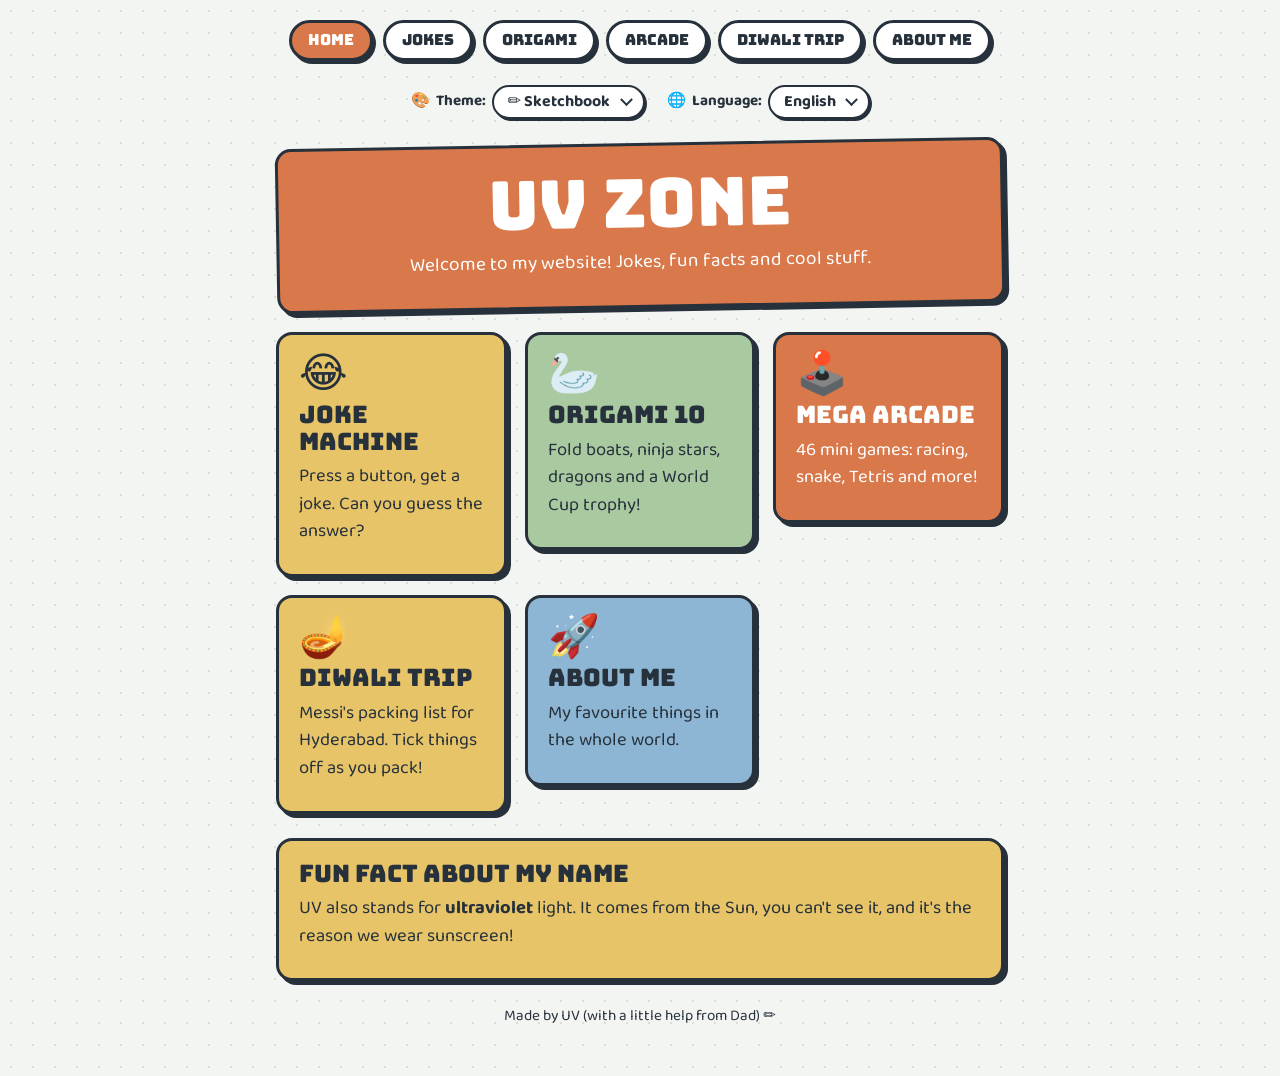
<file: index.html>
<!DOCTYPE html>
<html lang="en">
<head>
  <meta charset="utf-8">
  <meta name="viewport" content="width=device-width, initial-scale=1, viewport-fit=cover">
  <link rel="icon" href="favicon.ico" sizes="32x32">
  <link rel="icon" href="favicon.svg" type="image/svg+xml">
  <link rel="apple-touch-icon" href="apple-touch-icon.png">
  <title>UV Zone</title>
  <link rel="stylesheet" href="https://fonts.googleapis.com/css2?family=Bungee&family=Baloo+2:wght@400;700&family=Baloo+Tammudu+2:wght@400;700&family=Baloo+Tamma+2:wght@400;700&display=swap">
  <link rel="stylesheet" href="style.css">
  <script src="theme.js"></script>
  <script src="lang.js"></script>
</head>
<body>
  <div class="wrap">

    <nav>
      <a data-t="home" href="index.html" class="here">Home</a>
      <a data-t="jokes" href="jokes.html">Jokes</a>
      <a data-t="origami" href="origami.html">Origami</a>
      <a data-t="arcade" href="arcade.html">Arcade</a>
      <!-- hidden for now: <a data-t="yash" href="yash.html">Prabhas</a> -->
      <a data-t="diwali" href="diwali.html">Diwali Trip</a>
      <a data-t="about" href="about.html">About Me</a>
    </nav>

    <!-- UV: change the words below to say anything you like! -->
    <section class="card orange hero">
      <h1>UV Zone</h1>
      <p class="tag" data-t="hero_tag">Welcome to my website! Jokes, fun facts and cool stuff.</p>
    </section>

    <section class="grid">
      <a href="jokes.html">
        <div class="card sun">
          <div class="big-emoji">😂</div>
          <h2 data-t="jm_title">Joke Machine</h2>
          <p data-t="jm_text">Press a button, get a joke. Can you guess the answer?</p>
        </div>
      </a>
      <a href="origami.html">
        <div class="card green">
          <div class="big-emoji">🦢</div>
          <h2>Origami 10</h2>
          <p data-t="or_text">Fold boats, ninja stars, dragons and a World Cup trophy!</p>
        </div>
      </a>
      <a href="arcade.html">
        <div class="card orange">
          <div class="big-emoji">🕹️</div>
          <h2 data-t="arcade_title">Mega Arcade</h2>
          <p data-t="ar_text">46 mini games: racing, snake, Tetris and more!</p>
        </div>
      </a>
      <!-- Prabhas card, hidden for now:
      <a href="yash.html">
        <div class="card green">
          <div class="big-emoji">📝</div>
          <h2>Prabhas</h2>
          <p>Placement aptitude mock tests: 30 topics, timed, with an error log to learn from.</p>
        </div>
      </a>
      -->
      <a href="diwali.html">
        <div class="card sun">
          <div class="big-emoji">🪔</div>
          <h2 data-t="diwali">Diwali Trip</h2>
          <p data-t="dw_text">Messi's packing list for Hyderabad. Tick things off as you pack!</p>
        </div>
      </a>
      <a href="about.html">
        <div class="card blue">
          <div class="big-emoji">🚀</div>
          <h2 data-t="about">About Me</h2>
          <p data-t="ab_text">My favourite things in the whole world.</p>
        </div>
      </a>
    </section>

    <section class="card sun">
      <h2 data-t="ff_title">Fun fact about my name</h2>
      <p data-t="ff_text">UV also stands for <b>ultraviolet</b> light. It comes from the Sun, you can't see it, and it's the reason we wear sunscreen!</p>
    </section>

    <footer data-t="home_footer">Made by UV (with a little help from Dad) ✏️</footer>
  </div>
</body>
</html>
</file>
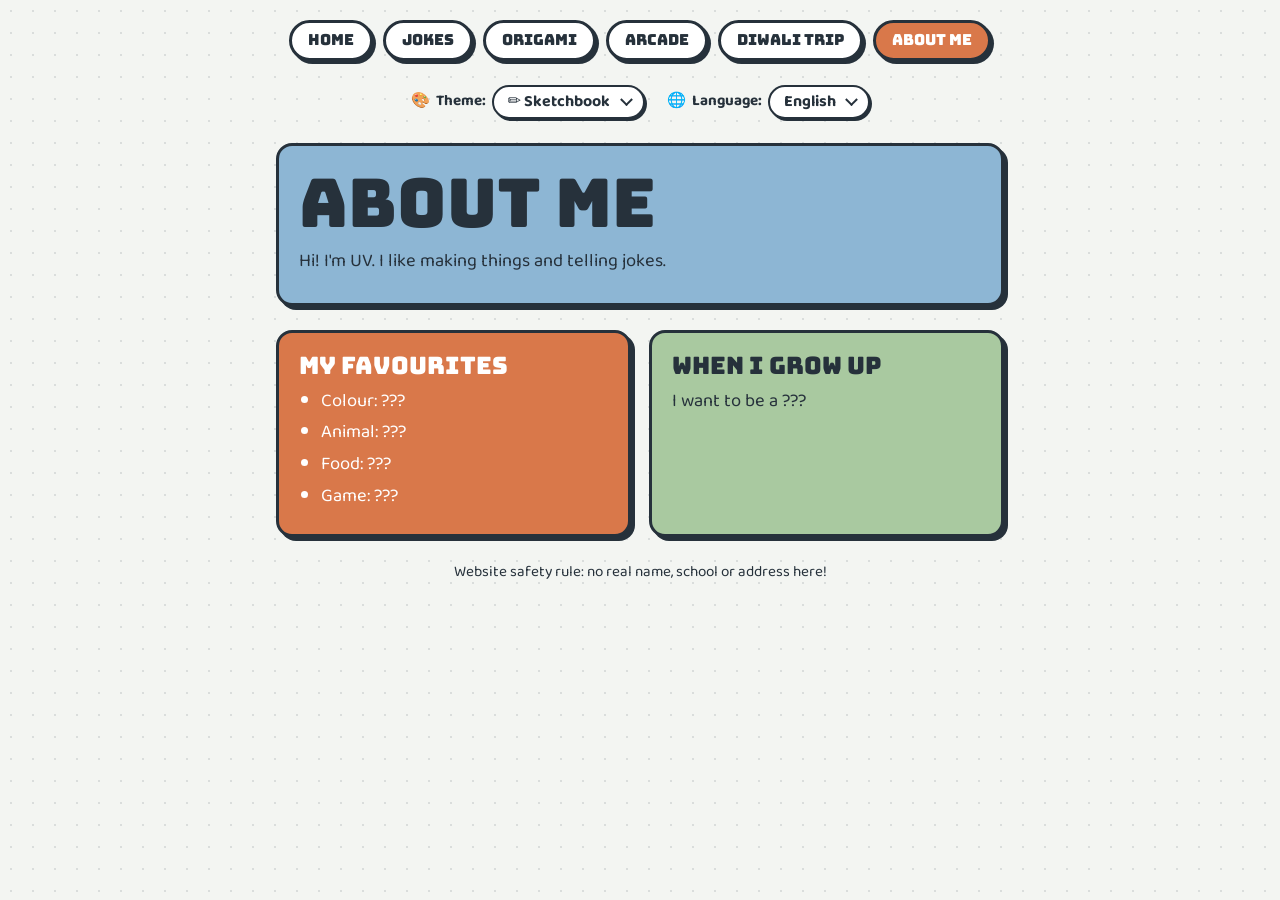
<file: about.html>
<!DOCTYPE html>
<html lang="en">
<head>
  <meta charset="utf-8">
  <meta name="viewport" content="width=device-width, initial-scale=1, viewport-fit=cover">
  <link rel="icon" href="favicon.ico" sizes="32x32">
  <link rel="icon" href="favicon.svg" type="image/svg+xml">
  <link rel="apple-touch-icon" href="apple-touch-icon.png">
  <title>UV Zone · About Me</title>
  <link rel="stylesheet" href="https://fonts.googleapis.com/css2?family=Bungee&family=Baloo+2:wght@400;700&family=Baloo+Tammudu+2:wght@400;700&family=Baloo+Tamma+2:wght@400;700&display=swap">
  <link rel="stylesheet" href="style.css">
  <script src="theme.js"></script>
  <script src="lang.js"></script>
</head>
<body>
  <div class="wrap">

    <nav>
      <a data-t="home" href="index.html">Home</a>
      <a data-t="jokes" href="jokes.html">Jokes</a>
      <a data-t="origami" href="origami.html">Origami</a>
      <a data-t="arcade" href="arcade.html">Arcade</a>
      <!-- hidden for now: <a data-t="yash" href="yash.html">Prabhas</a> -->
      <a data-t="diwali" href="diwali.html">Diwali Trip</a>
      <a data-t="about" href="about.html" class="here">About Me</a>
    </nav>

    <section class="card blue">
      <h1 data-t="about">About Me</h1>
      <p data-t="about_intro">Hi! I'm UV. I like making things and telling jokes.</p>
    </section>

    <!-- UV: fill in your favourites! Change the words after each colon. -->
    <section class="grid">
      <div class="card orange">
        <h2 data-t="faves">My favourites</h2>
        <ul class="faves">
          <li><span data-t="colour">Colour</span>: ???</li>
          <li><span data-t="animal">Animal</span>: ???</li>
          <li><span data-t="food">Food</span>: ???</li>
          <li><span data-t="game">Game</span>: ???</li>
        </ul>
      </div>
      <div class="card green">
        <h2 data-t="grow">When I grow up</h2>
        <p><span data-t="wantbe">I want to be a</span> ???</p>
      </div>
    </section>

    <footer data-t="a_footer">Website safety rule: no real name, school or address here!</footer>
  </div>
</body>
</html>
</file>
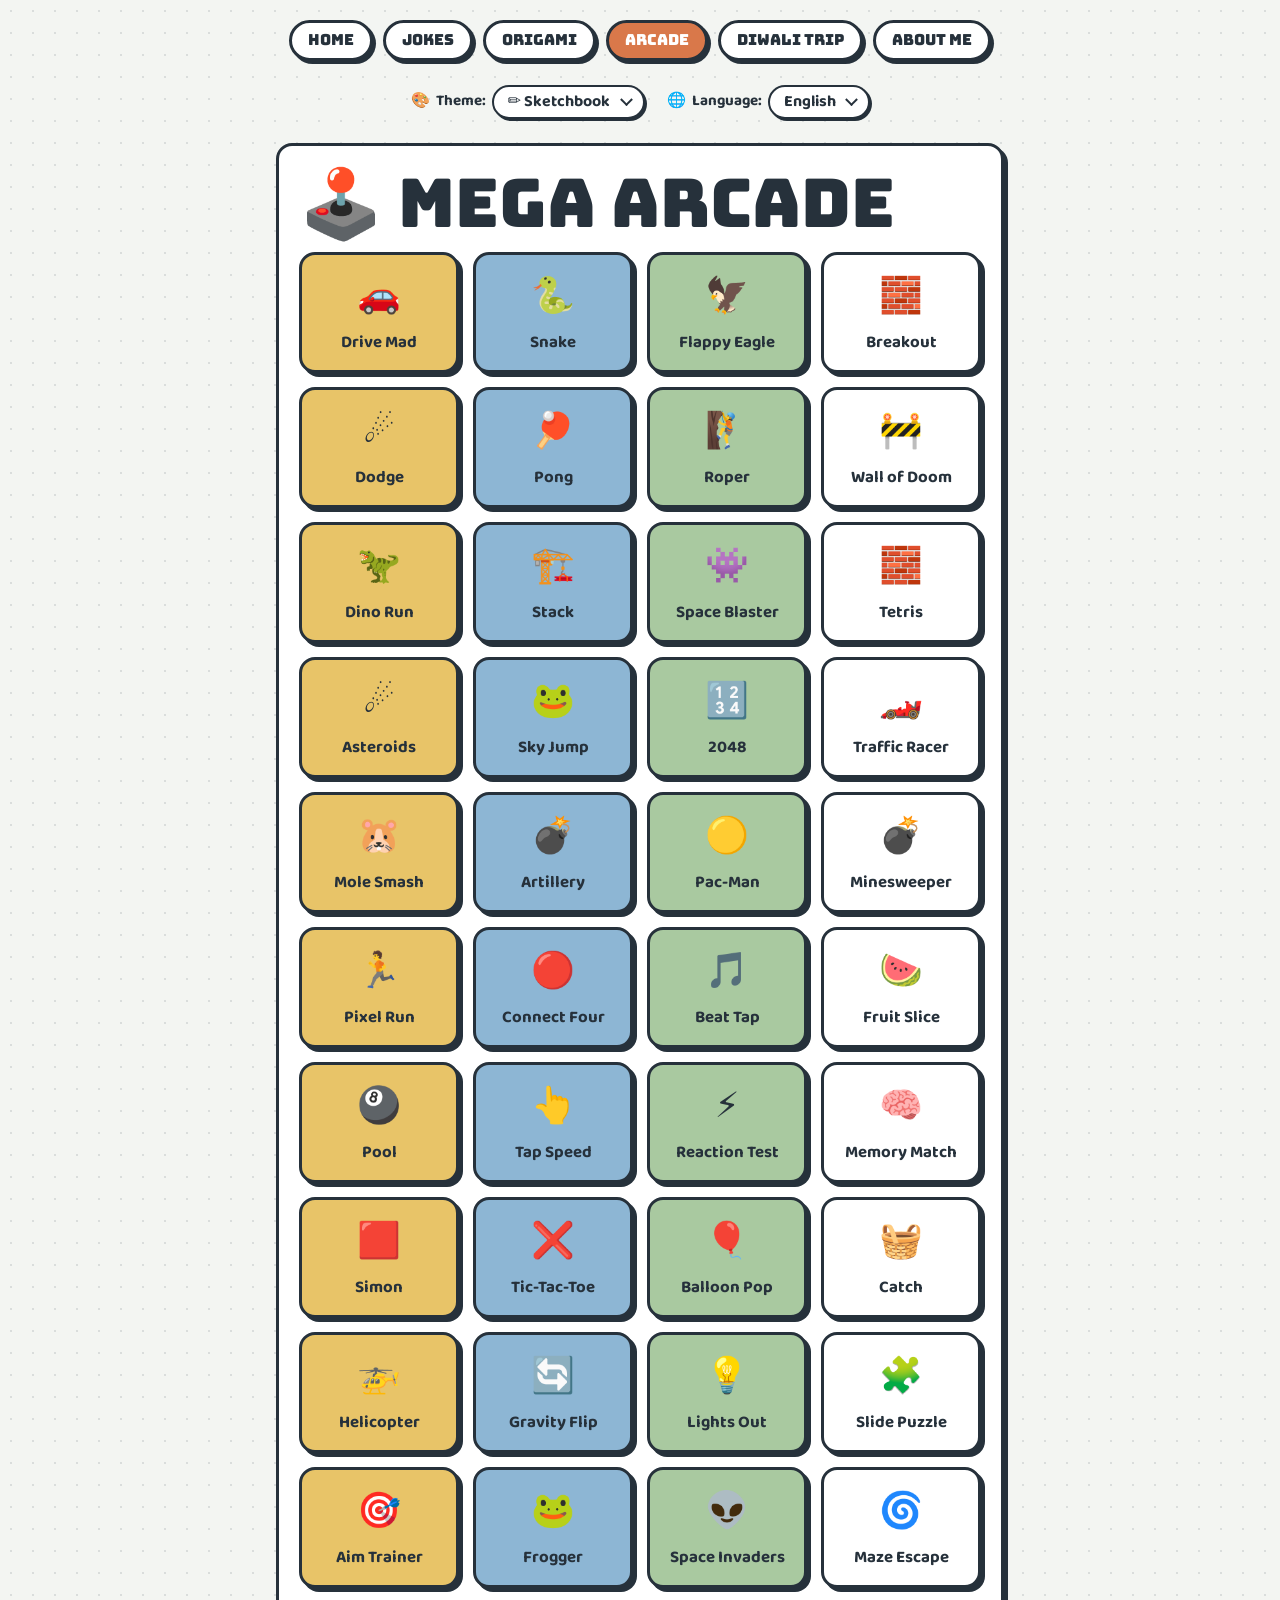
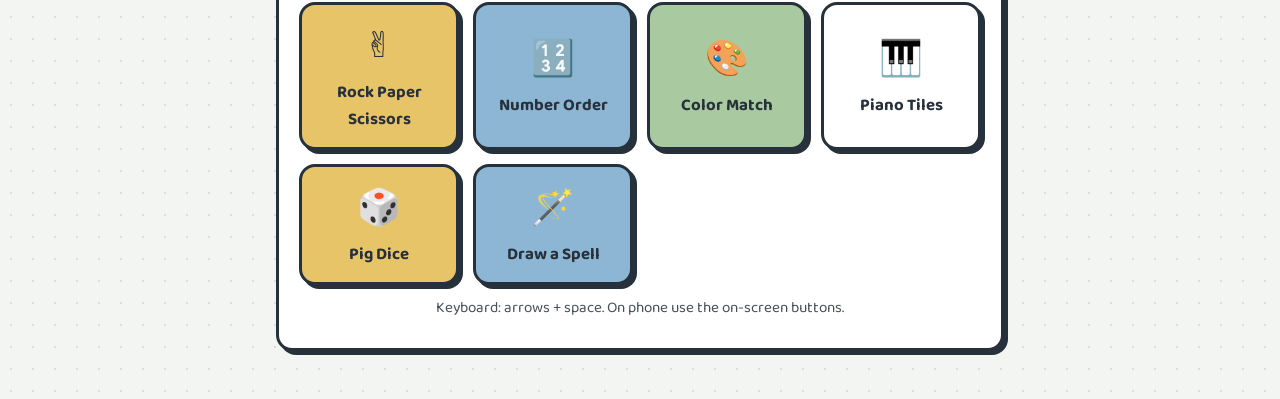
<file: arcade.html>
<!DOCTYPE html>
<html lang="en">
<head>
  <meta charset="utf-8">
  <meta name="viewport" content="width=device-width, initial-scale=1, viewport-fit=cover">
  <link rel="icon" href="favicon.ico" sizes="32x32">
  <link rel="icon" href="favicon.svg" type="image/svg+xml">
  <link rel="apple-touch-icon" href="apple-touch-icon.png">
  <title>UV Zone · Arcade</title>
  <link rel="stylesheet" href="https://fonts.googleapis.com/css2?family=Bungee&family=Baloo+2:wght@400;700&family=Baloo+Tammudu+2:wght@400;700&family=Baloo+Tamma+2:wght@400;700&display=swap">
  <link rel="stylesheet" href="style.css">
  <script src="theme.js"></script>
  <script src="lang.js"></script>
  <style>
    /* Arcade page extras — uses the colours from style.css */
    .hide { display: none !important; }
    .games { display: grid; grid-template-columns: repeat(auto-fill, minmax(130px, 1fr)); gap: 14px; margin-block: 12px; }
    .games .c {
      font-family: var(--body); font-weight: 700; font-size: 1.05rem; color: var(--ink);
      background: var(--card); border: 3px solid var(--ink); border-radius: 16px;
      padding: 14px 8px; box-shadow: 4px 4px 0 var(--ink); cursor: pointer; user-select: none;
    }
    .games .c:nth-child(4n+1) { background: var(--sun); }
    .games .c:nth-child(4n+2) { background: var(--sky); }
    .games .c:nth-child(4n+3) { background: var(--leaf); }
    .games .c b { display: block; font-size: 2.2rem; margin-bottom: 4px; }
    .games .c:hover, .games .c:focus-visible { transform: translate(-2px, -2px); box-shadow: 6px 6px 0 var(--ink); outline: none; }
    .games .c:active { transform: translate(3px, 3px); box-shadow: 1px 1px 0 var(--ink); }

    #play { max-width: 600px; width: 100%; margin-inline: auto; user-select: none; -webkit-tap-highlight-color: transparent; }
    .bar { display: flex; justify-content: space-between; align-items: center; gap: 10px; margin-bottom: 10px; }
    .bar #ttl { font-family: var(--display); font-size: 1rem; min-width: 0; }
    .bar button { font-size: 0.95rem; padding: 6px 14px; background: var(--pop); color: #fff; white-space: nowrap; }
    canvas { width: 100%; display: block; border-radius: 12px; box-shadow: 0 0 0 3px var(--ink); background: #000; touch-action: none; }

    .pad { display: flex; flex-wrap: wrap; justify-content: space-between; margin-top: 14px; gap: 8px; }
    .pad div { display: flex; gap: 8px; }
    .pad button {
      width: 64px; height: 64px; padding: 0; border-radius: 16px;
      font-family: system-ui, sans-serif; font-size: 1.5rem; color: var(--ink); background: var(--card);
      border: 3px solid var(--ink); box-shadow: 3px 3px 0 var(--ink); touch-action: manipulation;
    }
    .pad button:active { background: var(--pop); color: #fff; transform: translate(2px, 2px); box-shadow: 1px 1px 0 var(--ink); }
    #flips button { flex: 1 1 40%; width: auto; height: 56px; font-family: var(--body); font-size: 1rem; font-weight: 700; }
    #mats { display: flex; flex-wrap: wrap; gap: 6px; margin-top: 10px; }
    #mats button { flex: 1 1 22%; font-family: var(--body); font-size: 0.9rem; font-weight: 700; padding: 6px 4px; border: 2px solid var(--ink); border-radius: 10px; background: var(--card); box-shadow: 2px 2px 0 var(--ink); }
    #mats button.on { background: var(--sun); outline: 3px solid var(--pop); outline-offset: 1px; }
    .hint { font-size: 0.95rem; opacity: 0.85; margin-top: 12px; text-align: center; }
    @media (max-width: 420px) { .pad button { width: 56px; height: 56px; } }
  </style>
</head>
<body>
  <div class="wrap">

    <nav>
      <a data-t="home" href="index.html">Home</a>
      <a data-t="jokes" href="jokes.html">Jokes</a>
      <a data-t="origami" href="origami.html">Origami</a>
      <a data-t="arcade" href="arcade.html" class="here">Arcade</a>
      <!-- hidden for now: <a data-t="yash" href="yash.html">Prabhas</a> -->
      <a data-t="diwali" href="diwali.html">Diwali Trip</a>
      <a data-t="about" href="about.html">About Me</a>
    </nav>

    <section class="card" id="menu">
      <h1>🕹️ <span data-t="arcade_title">Mega Arcade</span></h1>
      <div class="games" id="grid"></div>
      <p class="hint" data-t="arcade_keys">Keyboard: arrows + space. On phone use the on-screen buttons.</p>
      <p class="hint" data-t="ar_note"></p>
    </section>

    <section class="card hide" id="play">
      <div class="bar"><button id="back">← <span data-t="menu">Menu</span></button><b id="ttl"></b></div>
      <canvas id="cv" width="480" height="320"></canvas>
      <div class="pad"><div><button data-k="left">◀</button><button data-k="right">▶</button></div><div><button data-k="up">▲</button><button data-k="down">▼</button><button data-k="act">●</button></div></div>
      <div id="mats" class="hide"></div>
      <div class="pad hide" id="flips"><button data-k="bf">⤺ Backflip</button><button data-k="ff">⤻ Front flip</button><button data-k="wh">🚿 Wheelie</button><button data-k="st">🛑 Stoppie</button></div>
      <p class="hint" id="hint"></p>
    </section>

  </div>
  <script>
const W=480,H=320,cv=document.getElementById('cv'),c=cv.getContext('2d');
const k={left:0,right:0,up:0,down:0,act:0,bf:0,ff:0,wh:0,st:0};let hit=false,cur=null,last=0;
const km={c:'wh',v:'st',z:'bf',x:'ff',ArrowLeft:'left',ArrowRight:'right',ArrowUp:'up',ArrowDown:'down',' ':'act',a:'left',d:'right',w:'up',s:'down'};
addEventListener('keydown',e=>{const n=km[e.key];if(n&&cur){e.preventDefault();if(!k[n]&&(n=='act'||n=='up'))hit=true;k[n]=1}});
addEventListener('keyup',e=>{const n=km[e.key];if(n)k[n]=0});
document.querySelectorAll('[data-k]').forEach(b=>{const n=b.dataset.k;
b.addEventListener('pointerdown',e=>{e.preventDefault();k[n]=1;if(n=='act'||n=='up')hit=true});
['pointerup','pointerleave','pointercancel'].forEach(t=>b.addEventListener(t,()=>k[n]=0))});
cv.addEventListener('pointerdown',()=>hit=true);
const R=(a,b)=>a+Math.random()*(b-a);
function txt(s,x,y,sz=20,col='#fff',al='center'){c.fillStyle=col;c.font='bold '+sz+'px system-ui';c.textAlign=al;c.fillText(s,x,y)}
function over(g,m){c.fillStyle='#000a';c.fillRect(0,0,W,H);txt(m,W/2,H/2-6,30);txt('Press ● or tap to continue',W/2,H/2+26,16)}
const P=[];let AC,SH=0,EO,EG,_vg;
function unlock(){if(!AC){try{AC=new(window.AudioContext||window.webkitAudioContext)()}catch(e){}}if(AC&&AC.state=='suspended')AC.resume()}
addEventListener('pointerdown',unlock);addEventListener('keydown',unlock);
function sfx(n){if(!AC)return;try{const L=Math.min(.9,.08+n/120),N=(AC.sampleRate*L)|0,b=AC.createBuffer(1,N,AC.sampleRate),d=b.getChannelData(0);for(let i=0;i<N;i++)d[i]=(Math.random()*2-1)*(1-i/N);const s=AC.createBufferSource(),g=AC.createGain(),f=AC.createBiquadFilter();f.type='lowpass';f.frequency.value=600+n*40;g.gain.value=Math.min(.35,.04+n/150);s.buffer=b;s.connect(f);f.connect(g);g.connect(AC.destination);s.start()}catch(e){}}
function snd(fr,du,ty,v){if(!AC)return;try{const o=AC.createOscillator(),g=AC.createGain();o.type=ty;o.frequency.value=fr;g.gain.setValueAtTime(v,AC.currentTime);g.gain.exponentialRampToValueAtTime(.001,AC.currentTime+du);o.connect(g);g.connect(AC.destination);o.start();o.stop(AC.currentTime+du)}catch(e){}}
function eng(f,v){if(!AC)return;try{if(!EO){EO=AC.createOscillator();EG=AC.createGain();const lp=AC.createBiquadFilter();lp.type='lowpass';lp.frequency.value=500;EO.type='sawtooth';EO.connect(lp);lp.connect(EG);EG.connect(AC.destination);EG.gain.value=0;EO.start()}EO.frequency.value=f;EG.gain.value=v}catch(e){}}
let SL=0,FL=0;const CRS={flappy:'dead',snake:'dead',dodge:'dead',racer:'dead',blaster:'dead',wall:'dead',runner:'dead',asteroids:'dead',skyjump:'dead',pacman:'dead',plat:'dead',balloon:'o',catch:'o',copter:'o',gflip:'o',frog:'o',invade:'o',piano:'o',stroop:'o',rps:'o',simon:'o',breakout:'st'};
const FAILED=g=>{const p=CRS[g.id];return !!(p&&g[p]&&(p!='st'||g.st==2))};
function crash(g){SL=.5;SH=Math.max(SH,5);FL=0;sfx(22);snd(110,.3,'sawtooth',.2);const x=g.id=='flappy'?65:cl(typeof g.x=='number'?g.x:W/2,10,W-10),y=cl(typeof g.y=='number'?g.y:H/2,10,H-10);for(let i=0;i<12;i++)P.push({x,y,vx:R(-280,280),vy:R(-320,120),l:R(.5,1.2),c:i%3?'#fff':'#ffd23f'})}
function eagle(v,dead){const t=performance.now(),w=dead?-.3:(v<0?Math.sin(t/55):.35+.25*Math.sin(t/150));c.save();c.scale(.75,.75);
c.fillStyle='#f5f5f5';c.beginPath();c.moveTo(-10,-1);c.lineTo(-25,-5);c.lineTo(-26,4);c.lineTo(-10,5);c.fill();
c.fillStyle='#4a2f1a';c.beginPath();c.ellipse(0,2,14,8,0,0,7);c.fill();
c.fillStyle='#3a2312';c.beginPath();c.moveTo(3,-2);c.quadraticCurveTo(-4,-10-14*w,-22,-8-16*w);c.lineTo(-20,-4-10*w);c.lineTo(-10,0);c.closePath();c.fill();
c.strokeStyle='#6b4528';c.lineWidth=1.5;c.beginPath();c.moveTo(-18,-7-14*w);c.lineTo(-10,-2-6*w);c.moveTo(-14,-9-14*w);c.lineTo(-7,-3-6*w);c.stroke();
c.fillStyle='#fff';c.beginPath();c.arc(11,-4,6.5,0,7);c.fill();
c.fillStyle='#f2b705';c.beginPath();c.moveTo(15,-7);c.quadraticCurveTo(25,-6,24,1);c.lineTo(22,-1);c.quadraticCurveTo(19,-2,15,-1);c.closePath();c.fill();
c.fillStyle='#111';c.beginPath();c.arc(12.5,-6,1.5,0,7);c.fill();c.strokeStyle='#111';c.lineWidth=1.5;c.beginPath();c.moveTo(9,-9.5);c.lineTo(16,-7.5);c.stroke();
c.strokeStyle='#f2b705';c.lineWidth=2;c.beginPath();c.moveTo(0,9);c.lineTo(1,13);c.moveTo(5,9);c.lineTo(6,13);c.stroke();c.restore()}
const VGR=()=>{const g=c.createRadialGradient(240,160,130,240,160,310);g.addColorStop(0,'#0000');g.addColorStop(1,'#0007');return g};
function boom(x,y,col='#fff',n=24){sfx(n);if(n>=20)SH=Math.min(9,n/5);for(let i=0;i<n;i++)P.push({x,y,vx:R(-220,220),vy:R(-220,220),l:R(.4,1),c:col})}
function parts(d){c.save();for(const p of P){p.x+=p.vx*d;p.y+=p.vy*d;p.vy+=300*d;p.l-=d;c.globalAlpha=Math.max(0,p.l);c.fillStyle=p.c;c.fillRect(p.x,p.y,4,4)}c.restore();for(let i=P.length-1;i>=0;i--)if(P[i].l<=0)P.splice(i,1)}
let HS={};try{HS=JSON.parse(localStorage.hs||'{}')}catch(e){}
function sv(id,v){if(v>(HS[id]||0)){HS[id]=v;try{localStorage.hs=JSON.stringify(HS)}catch(e){}}}
const G={};
/* ---------- DRIVE MAD ---------- */
let TP;function newT(){TP={p:[R(0,6.3),R(0,6.3),R(0,6.3)],w:[R(130,230),R(45,80),R(260,420)],a:[R(.6,1.2),R(.5,1.1),R(.5,1.3)],rs:Math.round(R(600,900)),rg:R(650,1000),rt:(Math.random()*3)|0}}newT();
function rp(x){if(x<TP.rs)return 0;const P=TP.rg,i=Math.floor((x-TP.rs)/P),u=(x-TP.rs)-i*P,ty=(i*5+TP.rt+((TP.p[0]*3)|0))%3;if(ty==0)return u<100?40*Math.sin(Math.PI*u/100):u<260?-70*(u-100)/160:0;if(ty==1)return u<220?-35*Math.sin(Math.PI*u/220):0;return 0}
function th(x){const f=Math.min(1,x/300)*(1+LV*.12);return rp(x)+250+f*(Math.sin(x/TP.w[0]+TP.p[0])*30*TP.a[0]+Math.sin(x/TP.w[1]+TP.p[1])*10*TP.a[1]*Math.min(1,x/1200)+Math.sin(x/TP.w[2]+TP.p[2])*Math.min(55,x/70)*TP.a[2])}
let FIN=3000,LV=0;const L=42;function hz(x){return LV>0&&LV>1&&x>900&&(x-TP.rs)%TP.rg>300&&(x-900)%(560-LV*30)<18}
G.drive={n:'Drive Mad',i:'🚗',hint:'▶ gas, ◀ brake/reverse, ▼ brake. In air, ◀▶ tilt. Reach the flag! 5 levels, steeper hills, spikes from level 2.',
init(){FIN=3000+LV*800;this.a={x:60,y:200,vx:0,vy:0};this.b={x:60+L,y:200,vx:0,vy:0};this.st=0;this.best=this.best||0},
update(d){
if(this.st){if(hit){if(this.st==1)LV=Math.min(LV+1,4);this.init()}return}
d=Math.min(d,.03);const a=this.a,b=this.b;let gr=0;
for(let s=0;s<4;s++){const e=d/4;gr=0;
for(const w of[a,b]){w.vy+=520*e;w.x+=w.vx*e;w.y+=w.vy*e;w.gr=0;const gy=th(w.x);
if(w.y>gy-8){w.y=gy-8;const sl=(th(w.x+1)-th(w.x-1))/2,m=Math.hypot(sl,1),nx=sl/m,ny=-1/m,tx=1/m,ty=sl/m;
const vn=w.vx*nx+w.vy*ny;if(vn<0){w.vx-=nx*vn*1.05;w.vy-=ny*vn*1.05}
w.gr=1;gr++;const g=(k.right?1:0)-(k.left?1:0);
if(g){w.vx+=tx*g*520*e;w.vy+=ty*g*520*e}
if(k.down)w.vx*=.96;w.vx*=1-.25*e;
const sp=Math.hypot(w.vx,w.vy);if(sp>420){w.vx*=420/sp;w.vy*=420/sp}}}
if(!gr){const t=((k.right?1:0)-(k.left?1:0))*260*e;b.vy+=t;a.vy-=t}
let dx=b.x-a.x,dy=b.y-a.y,ds=Math.hypot(dx,dy)||1,df=(ds-L)/ds*.5;
a.x+=dx*df;a.y+=dy*df;b.x-=dx*df;b.y-=dy*df;
dx/=ds;dy/=ds;const rel=(b.vx-a.vx)*dx+(b.vy-a.vy)*dy;
a.vx+=dx*rel*.5;a.vy+=dy*rel*.5;b.vx-=dx*rel*.5;b.vy-=dy*rel*.5}
const dx=(b.x-a.x)/L,dy=(b.y-a.y)/L,mx=(a.x+b.x)/2,my=(a.y+b.y)/2,rx=mx+dy*18,ry=my-dx*18;
if(ry>th(rx)-3||my>H+200||(a.gr&&hz(a.x))||(b.gr&&hz(b.x))){this.st=2;boom(170,170,'#ff6b3d',40)}
if(mx>FIN){this.st=1}
this.sc=LV*100+Math.max(0,Math.round(mx/45))},
draw(){const a=this.a,b=this.b,mx=(a.x+b.x)/2,my=(a.y+b.y)/2,cam=mx-170,cy=Math.min(0,H*.55-my);
const gr=c.createLinearGradient(0,0,0,H);gr.addColorStop(0,'#6ec6ff');gr.addColorStop(1,'#dff3ff');c.fillStyle=gr;c.fillRect(0,0,W,H);
c.save();c.translate(-cam,cy*.6);
c.beginPath();c.moveTo(cam,H+400);for(let x=cam;x<=cam+W+8;x+=6)c.lineTo(x,th(x));c.lineTo(cam+W+8,H+400);c.fillStyle='#5a3d2b';c.fill();
c.beginPath();for(let x=cam;x<=cam+W+8;x+=6)c.lineTo(x,th(x));c.strokeStyle='#4caf50';c.lineWidth=6;c.stroke();
if(LV)for(let x=Math.floor(cam/8)*8;x<cam+W+8;x+=8)if(hz(x)){c.beginPath();c.moveTo(x-4,th(x)+2);c.lineTo(x,th(x)-16);c.lineTo(x+4,th(x)+2);c.fillStyle='#ff3b3b';c.fill()}
c.fillStyle='#fff';c.fillRect(FIN,th(FIN)-70,4,70);c.fillStyle='#e8453c';c.fillRect(FIN+4,th(FIN)-70,28,18);
c.translate(mx,my);c.rotate(Math.atan2(b.y-a.y,b.x-a.x));
c.fillStyle='#e8453c';c.fillRect(-28,-20,56,16);c.fillStyle='#b82e27';c.fillRect(-12,-32,26,13);c.fillStyle='#9fd8ff';c.fillRect(-8,-30,18,9);
c.setTransform(1,0,0,1,0,0);c.save();c.translate(-cam,cy*.6);
for(const w of[a,b]){c.beginPath();c.arc(w.x,w.y,9,0,7);c.fillStyle='#222';c.fill();c.beginPath();c.arc(w.x,w.y,4,0,7);c.fillStyle='#bbb';c.fill()}
c.restore();c.restore();
txt('Level '+(LV+1)+'  '+Math.max(0,Math.round(mx/45))+' / '+FIN/45+' m',10,24,16,'#000','left');
if(this.st==1)over(0,LV<4?'🏁 Level '+(LV+1)+' done!':'🏆 You beat every level!');if(this.st==2)over(0,'💥 Crashed!')}};
/* ---------- DRIVE MAD v2: rigid-body car with suspension ---------- */
G.drive={n:'Drive Mad',i:'🚗',hint:'▶ gas, ◀ brake/reverse, ▼ brake. Rear-wheel drive: gas uphill can wheelie. In air: ◀▶ tilt, Z or ⤺ backflip, X or ⤻ front flip. Big ramps launch you! On the ground: C wheelie, V stoppie. 5 levels, spikes from level 2.',
init(){const cr=this.st==2;if(!cr){newT();this.ck=0}FIN=2500+LV*500;this.x=cr&&this.ck>0?this.ck:80;this.y=cr&&this.ck>0?th(this.ck)-32:215;this.a=0;this.vx=0;this.vy=0;this.w=0;this.st=0;this.wa=[0,0];this.cp=[0,0];this.sp=0;this.rot=0;this.fl=0;this.mt=0;this.wt=0},
update(d){
if(this.st){if(hit){if(this.st==1)LV=Math.min(LV+1,4);this.init()}return}
d=Math.min(d,.033);const N=8,e=d/N,g=k.wh?1:(k.right?1:0)-(k.left?1:0),bk=k.down||k.st;
for(let s=0;s<N&&!this.st;s++){
let cs=Math.cos(this.a),sn=Math.sin(this.a),ax=0,ay=600,tq=0,air=1;
[-22,22].forEach((lx,i)=>{
const rx=lx*cs-13*sn,ry=lx*sn+13*cs,wx=this.x+rx,wy=this.y+ry,pen=wy+9-th(wx);
if(pen<=0){this.cp[i]=0;return}
air=0;
const sl=(th(wx+1)-th(wx-1))/2,m=Math.hypot(sl,1),nx=sl/m,ny=-1/m,tx=1/m,ty=sl/m;
const px=this.vx-this.w*ry,py=this.vy+this.w*rx,vn=px*nx+py*ny,vt=px*tx+py*ty;
const Fn=Math.min(1400,Math.max(0,55*pen-7*vn));
let Ft=0;
if(bk||(g&&g*vt<-25))Ft=-Math.sign(vt)*Math.min(Math.abs(vt)*6,320);
else if(g)Ft=g*(i?200:260)*(g*vt>0?Math.max(0,1-Math.abs(vt)/430):1);
Ft=Math.max(-Fn*1.5,Math.min(Fn*1.5,Ft));
const Fx=nx*Fn+tx*Ft,Fy=ny*Fn+ty*Ft;
ax+=Fx;ay+=Fy;tq+=rx*Fy-ry*Fx;
this.wa[i]+=vt*e/9;this.cp[i]=Math.min(8,pen);
if(pen>12){this.y-=(pen-12)*.8;if(this.vy>0)this.vy*=.5}
if(hz(wx))this.st=2;
});
if(air){tq+=g*4500+(k.ff?9000:0)-(k.bf?9000:0);this.w*=1-.15*e}else this.w*=1-.6*e;
if(air)this.rot+=this.w*e;else if(this.rot){const n=Math.round(Math.abs(this.rot)/6.283);if(n){this.fl+=n;this.msg=(this.rot<0?'BACKFLIP':'FRONT FLIP')+(n>1?' x'+n:'')+'!';this.mt=1.6;boom(170,this.y+Math.min(0,H*.55-this.y)*.6-30,'#ffe14c',22)}this.rot=0}
if(!air&&(k.wh||k.st)){tq+=Math.max(-20000,Math.min(20000,30000*((k.wh?-.55:.45)-this.a)))-2500*this.w}
this.vx+=ax*e;this.vy+=ay*e;this.w=Math.max(-9,Math.min(9,this.w+tq/800*e));
this.x+=this.vx*e;this.y+=this.vy*e;this.a+=this.w*e;
cs=Math.cos(this.a);sn=Math.sin(this.a);
for(const[lx,ly]of[[-20,-20],[20,-20]]){const qx=this.x+lx*cs-ly*sn,qy=this.y+lx*sn+ly*cs;if(qy>th(qx)+3)this.st=2}
for(const lx of[-26,0,26]){const qx=this.x+lx*cs-11*sn,qy=this.y+lx*sn+11*cs,p=qy-th(qx);if(p>0){this.y-=p;if(this.vy>0)this.vy=0}}
}
if(this.y>H+250)this.st=2;if(this.x>FIN)this.st=1;
this.sp=Math.hypot(this.vx,this.vy);eng(55+this.sp*.22+(k.right?12:0),this.st?0:.05);this.ck=Math.max(this.ck||0,Math.floor(this.x/700)*700);this.sc=LV*100+Math.max(0,Math.round(this.x/45))+this.fl*10+Math.floor(this.wt*3);if(this.mt>0)this.mt-=d;if(!this.st&&(k.wh||k.st)&&((this.cp[0]>0&&this.cp[1]==0)||(this.cp[1]>0&&this.cp[0]==0)))this.wt+=d;
const cy=Math.min(0,H*.55-this.y)*.6,cam=this.x-170;
if(this.st==2)boom(170,this.y+cy,'#ff6b3d',45);
if(this.st==1)boom(170,this.y+cy-20,'#ffe14c',40);
if(!this.st&&this.cp[0]+this.cp[1]>0&&this.sp>140&&Math.random()<.5)P.push({x:this.x-cam-20,y:this.y+cy+20,vx:R(-60,-15),vy:R(-70,-20),l:.35,c:'#d9c9a8'})},
draw(){const cam=this.x-170,cy=Math.min(0,H*.55-this.y)*.6;
const gr=c.createLinearGradient(0,0,0,H);gr.addColorStop(0,'#5db7f5');gr.addColorStop(1,'#e4f5ff');c.fillStyle=gr;c.fillRect(0,0,W,H);
c.fillStyle='#9ccfe8';c.beginPath();c.moveTo(0,H);for(let x=0;x<=W;x+=8)c.lineTo(x,200+Math.sin((x+cam*.25)/90)*30+Math.sin((x+cam*.25)/37)*8);c.lineTo(W,H);c.fill();
c.save();c.translate(-cam,cy);
c.beginPath();c.moveTo(cam,H+600);for(let x=cam;x<=cam+W+8;x+=6)c.lineTo(x,th(x));c.lineTo(cam+W+8,H+600);c.fillStyle='#5a3d2b';c.fill();
c.beginPath();for(let x=cam;x<=cam+W+8;x+=6)c.lineTo(x,th(x));c.strokeStyle='#4caf50';c.lineWidth=6;c.stroke();
if(LV)for(let x=Math.floor(cam/8)*8;x<cam+W+8;x+=8)if(hz(x)){c.beginPath();c.moveTo(x-4,th(x)+2);c.lineTo(x,th(x)-16);c.lineTo(x+4,th(x)+2);c.fillStyle='#ff3b3b';c.fill()}
c.fillStyle='#fff';c.fillRect(FIN,th(FIN)-70,4,70);c.fillStyle='#e8453c';c.fillRect(FIN+4,th(FIN)-70,28,18);
c.translate(this.x,this.y);c.rotate(this.a);
if(this.st!=2){
c.fillStyle='#e8453c';c.beginPath();c.moveTo(-32,8);c.lineTo(-32,-6);c.lineTo(-14,-8);c.lineTo(-8,-20);c.lineTo(12,-20);c.lineTo(22,-8);c.lineTo(32,-5);c.lineTo(32,8);c.closePath();c.fill();
c.fillStyle='#bfe6ff';c.beginPath();c.moveTo(-5,-17);c.lineTo(10,-17);c.lineTo(17,-9);c.lineTo(-9,-9);c.fill();
c.fillStyle='#ffe14c';c.fillRect(28,-4,4,5);c.fillStyle='#900';c.fillRect(-32,-4,3,5)}
[-22,22].forEach((lx,i)=>{c.save();c.translate(lx,13-this.cp[i]);c.rotate(this.wa[i]);c.beginPath();c.arc(0,0,9,0,7);c.fillStyle='#222';c.fill();c.fillStyle='#ccc';c.fillRect(-7,-1,14,2);c.fillRect(-1,-7,2,14);c.restore()});
c.restore();
txt('Level '+(LV+1)+'   '+Math.max(0,Math.round(this.x/45))+' / '+Math.round(FIN/45)+' m   '+Math.round(this.sp*.2)+' km/h   Flips '+this.fl+'  Balance '+this.wt.toFixed(1)+'s',10,22,15,'#123','left');if(this.mt>0)txt(this.msg,W/2,70,28,'#ff9d00');
if(this.st==1)over(0,LV<4?'🏁 Level '+(LV+1)+' done!':'🏆 You beat every level!');if(this.st==2)over(0,'💥 Crashed!')}};
/* ---------- SNAKE ---------- */
G.snake={n:'Snake',i:'🐍',hint:'Arrows to steer. Eat the apples.',
init(){this.s=[{x:10,y:8},{x:9,y:8},{x:8,y:8}];this.d={x:1,y:0};this.nd=this.d;this.f={x:15,y:8};this.t=0;this.sc=0;this.dead=0},
update(d){if(this.dead){if(hit)this.init();return}
if(k.left&&this.d.x==0)this.nd={x:-1,y:0};if(k.right&&this.d.x==0)this.nd={x:1,y:0};
if(k.up&&this.d.y==0)this.nd={x:0,y:-1};if(k.down&&this.d.y==0)this.nd={x:0,y:1};
this.t+=d;if(this.t<Math.max(.05,.11-this.sc*.003))return;this.t=0;this.d=this.nd;
const h={x:this.s[0].x+this.d.x,y:this.s[0].y+this.d.y};
if(h.x<0||h.y<0||h.x>=24||h.y>=16||this.s.some(p=>p.x==h.x&&p.y==h.y)){this.dead=1;return}
this.s.unshift(h);if(h.x==this.f.x&&h.y==this.f.y){this.sc++;boom(this.f.x*20+10,this.f.y*20+10,'#ff4d4d',14);this.f={x:Math.floor(R(0,24)),y:Math.floor(R(0,16))}}else this.s.pop()},
draw(){c.fillStyle='#10201a';c.fillRect(0,0,W,H);c.fillStyle='#ff4d4d';c.beginPath();c.arc(this.f.x*20+10,this.f.y*20+10,8,0,7);c.fill();
this.s.forEach((p,i)=>{c.fillStyle=i?'#3ddc84':'#b6ffd0';const z=Math.max(10,18-i*.3);c.beginPath();c.roundRect(p.x*20+10-z/2,p.y*20+10-z/2,z,z,i?4:7);c.fill();if(!i){c.fillStyle='#000';c.fillRect(p.x*20+10+this.d.x*4-2+this.d.y*4,p.y*20+10+this.d.y*4-2-this.d.x*4,3,3);c.fillRect(p.x*20+10+this.d.x*4-2-this.d.y*4,p.y*20+10+this.d.y*4-2+this.d.x*4,3,3)}});txt('Score '+this.sc,8,20,16,'#fff','left');if(this.dead)over(0,'Game Over: '+this.sc)}};
/* ---------- FLAPPY ---------- */
G.flappy={n:'Flappy Eagle',i:'🦅',hint:'Tap, ▲ or ● to flap.',
init(){this.y=150;this.v=0;this.p=[];this.t=0;this.sc=0;this.dead=0;this.go=0;this.dts=0},
update(d){if(this.dead){if(hit)this.init();return}
if(hit){this.v=-260;this.go=1}if(!this.go)return;
this.v=Math.min(520,this.v+900*d);this.y+=this.v*d;this.t-=d;
if(this.t<=0){this.t=Math.max(.85,1.5-this.sc*.025);this.p.push({x:W,g:R(70,210),s:0})}
for(const q of this.p){q.x-=(130+this.sc*5)*d;if(!q.s&&q.x<60){q.s=1;this.sc++}
if(q.x<90&&q.x>40&&(this.y<q.g-48||this.y>q.g+48))this.dead=1}
this.p=this.p.filter(q=>q.x>-60);if(this.y<0||this.y>H)this.dead=1},
draw(){c.fillStyle='#70c5ce';c.fillRect(0,0,W,H);c.fillStyle='#3a9d3a';
for(const q of this.p){c.fillRect(q.x,0,50,q.g-48);c.fillRect(q.x,q.g+48,50,H);c.fillStyle='#2d7d2d';c.fillRect(q.x-4,q.g-64,58,16);c.fillRect(q.x-4,q.g+48,58,16);c.fillStyle='#3a9d3a'}
{let bx=65,by=this.y,ro=Math.max(-.5,Math.min(1.2,this.v/400));if(this.dead){if(!this.dts)this.dts=performance.now();const t=Math.max(0,(performance.now()-this.dts)/1000-.25),pp=this.p.find(q=>q.x<90&&q.x>40);if(pp)bx=Math.min(65,pp.x-14);by=Math.min(H-14,this.y+130*t*t);ro=pp?.3:.9}c.save();c.translate(bx,by);c.rotate(ro);eagle(this.v,this.dead);c.restore();if(this.dead){const pq=this.p.find(q=>q.x<90&&q.x>40);if(pq){c.strokeStyle='#f5b800';c.lineWidth=3;c.fillStyle='#ffd23f';[-9,3].forEach(o=>{c.beginPath();c.moveTo(bx+8,by+o+4);c.lineTo(pq.x-2,by+o-3);c.stroke();c.beginPath();c.arc(pq.x-2,by+o-3,4,0,7);c.fill()})}for(let i=0;i<4;i++){const ph=((performance.now()/450+i*.25)%1),sx=bx-14+i*8-ph*6,sy=by-14+ph*22;c.globalAlpha=1-ph;c.fillStyle='#6ec6ff';c.beginPath();c.arc(sx,sy+2,2.6,0,7);c.moveTo(sx-2.4,sy+1);c.lineTo(sx,sy-4);c.lineTo(sx+2.4,sy+1);c.fill()}c.globalAlpha=1}}txt(''+this.sc,W/2,40,32);
if(!this.go)txt('Tap to start',W/2,H/2,22);if(this.dead)over(0,'Score '+this.sc)}};
/* ---------- BREAKOUT ---------- */
G.breakout={n:'Breakout',i:'🧱',hint:'◀ ▶ move the paddle. Tap/● launches.',
init(){this.px=200;this.b={x:240,y:270,vx:0,vy:0};this.br=[];for(let r=0;r<6;r++)for(let i=0;i<10;i++)this.br.push({x:i*48+3,y:r*20+30,r});this.l=2;this.sc=0;this.st=0},
update(d){if(this.st){if(hit)this.init();return}
this.px+=((k.right?1:0)-(k.left?1:0))*380*d;this.px=Math.max(0,Math.min(W-80,this.px));const b=this.b;
if(!b.vy){b.x=this.px+40;b.y=270;if(hit){b.vx=R(-150,150);b.vy=-340}return}
b.x+=b.vx*d;b.y+=b.vy*d;(this.tr=this.tr||[]).push({x:b.x,y:b.y});if(this.tr.length>20)this.tr.shift();if(b.x<5||b.x>W-5)b.vx*=-1;if(b.y<5)b.vy=Math.abs(b.vy);
if(b.y>278&&b.y<292&&b.x>this.px&&b.x<this.px+80&&b.vy>0){b.vy=-Math.abs(b.vy);{const o=Math.max(-1,Math.min(1,(b.x-this.px-40)/40)),s=Math.min(600,Math.hypot(b.vx,b.vy)*1.03);b.vx=s*Math.sin(o);b.vy=-s*Math.cos(o);boom(b.x,285,'#9cf',5)}}
for(const r of this.br)if(b.x>r.x&&b.x<r.x+44&&b.y>r.y&&b.y<r.y+16){this.br.splice(this.br.indexOf(r),1);{const px=b.x-b.vx*d;if(px<r.x||px>r.x+44)b.vx*=-1;else b.vy*=-1}this.sc+=10;boom(r.x+22,r.y+8,'#fff',8);break}
if(!this.br.length)this.st=1;if(b.y>H){this.l--;b.vy=0;if(!this.l)this.st=2}},
draw(){c.fillStyle='#12122a';c.fillRect(0,0,W,H);const cl=['#ff5c5c','#ffa24c','#ffe14c','#4cff7a','#4cb8ff','#c04cff'];
for(const r of this.br){c.fillStyle=cl[r.r];c.fillRect(r.x,r.y,44,16)}
c.fillStyle='#fff';c.fillRect(this.px,285,80,8);(this.tr||[]).forEach((t,i)=>{c.globalAlpha=i/40;c.beginPath();c.arc(t.x,t.y,5,0,7);c.fill()});c.globalAlpha=1;c.shadowColor='#9cf';c.shadowBlur=10;c.beginPath();c.arc(this.b.x,this.b.y,5,0,7);c.fill();c.shadowBlur=0;
txt('Score '+this.sc+'   Lives '+this.l,8,18,14,'#fff','left');if(this.st)over(0,this.st==1?'You win!':'Game Over')}};
/* ---------- DODGE ---------- */
G.dodge={n:'Dodge',i:'☄️',hint:'Move in all directions to avoid the meteors.',
init(){this.vx=this.vy=0;this.x=240;this.y=270;this.m=[];this.t=0;this.sc=0;this.dead=0},
update(d){if(this.dead){if(hit)this.init();return}
this.vx=this.vx*(1-4*d)+((k.right?1:0)-(k.left?1:0))*1400*d;this.vy=this.vy*(1-4*d)+((k.down?1:0)-(k.up?1:0))*1400*d;this.x+=this.vx*d;this.y+=this.vy*d;if(Math.random()<.6)P.push({x:this.x,y:this.y+14,vx:R(-20,20),vy:R(60,120),l:.3,c:'#ffb347'});
this.x=Math.max(12,Math.min(W-12,this.x));this.y=Math.max(12,Math.min(H-12,this.y));
this.sc+=d;this.t-=d;if(this.t<=0){this.t=Math.max(.07,.4-this.sc/40);this.m.push({x:R(0,W),y:-20,r:R(8,20),v:R(120,260)+this.sc*3})}
for(const q of this.m){q.y+=q.v*d;if(Math.hypot(q.x-this.x,q.y-this.y)<q.r+9)this.dead=1}
this.m=this.m.filter(q=>q.y<H+30)},
draw(){c.fillStyle='#050514';c.fillRect(0,0,W,H);for(const q of this.m){c.fillStyle='#ff8a3d44';c.fillRect(q.x-q.r*.6,q.y-q.r*3.2,q.r*1.2,q.r*3.2);c.beginPath();c.arc(q.x,q.y,q.r,0,7);c.fillStyle='#a0714f';c.fill();c.beginPath();c.arc(q.x-q.r*.3,q.y-q.r*.2,q.r*.25,0,7);c.fillStyle='#7a5238';c.fill()}
c.font='24px serif';c.textAlign='center';c.fillText('🚀',this.x,this.y+8);txt('Time '+this.sc.toFixed(1)+'s',8,20,16,'#fff','left');if(this.dead)over(0,'Survived '+this.sc.toFixed(1)+'s')}};
/* ---------- PONG ---------- */
G.pong={n:'Pong',i:'🏓',hint:'▲ ▼ move. First to 5 wins.',
init(){this.p=130;this.o=130;this.s=[0,0];this.rs()},
rs(){this.er=R(-28,28);this.b={x:240,y:160,vx:(Math.random()<.5?-1:1)*220,vy:R(-130,130)}},
update(d){if(this.s[0]>4||this.s[1]>4){if(hit)this.init();return}
this.p+=((k.down?1:0)-(k.up?1:0))*320*d;this.p=Math.max(0,Math.min(H-60,this.p));
const b=this.b;this.o+=Math.max(-235*d,Math.min(235*d,(b.vx>0?b.y+this.er:160)-30-this.o));
b.x+=b.vx*d;b.y+=b.vy*d;if(b.y<5||b.y>H-5)b.vy*=-1;
if(b.x<28&&b.x>14&&b.y>this.p&&b.y<this.p+60&&b.vx<0){{const o=(b.y-this.p-30)/30*.9,s=Math.min(640,Math.hypot(b.vx,b.vy)*1.06);b.vx=s*Math.cos(o);b.vy=s*Math.sin(o);boom(24,b.y,'#fff',5)}}
if(b.x>W-28&&b.x<W-14&&b.y>this.o&&b.y<this.o+60&&b.vx>0){{const o=(b.y-this.o-30)/30*.9,s=Math.min(640,Math.hypot(b.vx,b.vy)*1.06);b.vx=-s*Math.cos(o);b.vy=s*Math.sin(o);boom(W-24,b.y,'#fff',5)}}
if(b.x<0){this.s[1]++;this.rs()}if(b.x>W){this.s[0]++;this.rs()}},
draw(){c.fillStyle='#0b0b10';c.fillRect(0,0,W,H);c.fillStyle='#fff';c.fillRect(14,this.p,10,60);c.fillRect(W-24,this.o,10,60);
c.beginPath();c.arc(this.b.x,this.b.y,6,0,7);c.fill();txt(this.s[0]+'   '+this.s[1],W/2,36,30);
if(this.s[0]>4||this.s[1]>4)over(0,this.s[0]>4?'You win!':'CPU wins')}};
/* ---------- ROPER ---------- */
G.roper={n:'Roper',i:'🪢',hint:'Hold ● to grab a rope and swing, release to fly. Avoid the lava!',
init(){this.x=60;this.y=110;this.vx=130;this.vy=0;this.an=[];let x=130;for(let i=0;i<80;i++){this.an.push({x,y:R(25,75)});x+=R(100,140)+i*3}this.r=null;this.dead=0;this.sc=0},
update(d){if(this.dead){if(hit)this.init();return}
const dn=k.act||k.up;this.vy+=520*d;
if(dn&&!this.r){let b=null,bd=1e9;for(const a of this.an){const q=Math.hypot(a.x-this.x,a.y-this.y);if(a.x>this.x-10&&q<240&&q<bd){b=a;bd=q}}if(b)this.r={a:b,l:Math.max(70,bd)}}
if(!dn)this.r=null;
this.x+=this.vx*d;this.y+=this.vy*d;
if(this.r){const a=this.r.a;let dx=this.x-a.x,dy=this.y-a.y;const ds=Math.hypot(dx,dy);if(ds>this.r.l){dx/=ds;dy/=ds;this.x=a.x+dx*this.r.l;this.y=a.y+dy*this.r.l;const vn=this.vx*dx+this.vy*dy;if(vn>0){this.vx-=dx*vn;this.vy-=dy*vn}}}
if(this.y<0){this.y=0;this.vy=Math.max(0,this.vy)}
this.sc=Math.floor(this.x/10);if(this.y>H-26||this.x>this.an[this.an.length-1].x){this.dead=1;boom(110,Math.min(this.y,H-30),'#ff7a1c',34)}},
draw(){const cam=this.x-110;c.fillStyle='#1a0f2e';c.fillRect(0,0,W,H);c.save();c.translate(-cam,0);
for(const a of this.an){if(a.x<cam-20||a.x>cam+W+20)continue;c.beginPath();c.arc(a.x,a.y,6,0,7);c.fillStyle='#8ef';c.fill()}
if(this.r){c.beginPath();c.moveTo(this.r.a.x,this.r.a.y);c.lineTo(this.x,this.y);c.strokeStyle='#fff';c.lineWidth=2;c.stroke()}
if(!this.dead){c.beginPath();c.arc(this.x,this.y,8,0,7);c.fillStyle='#ffd23f';c.shadowColor='#ffd23f';c.shadowBlur=14;c.fill();c.shadowBlur=0}c.restore();
c.fillStyle='#ff4a1c';for(let x=0;x<W;x+=12)c.fillRect(x,H-22+Math.sin(x/20+performance.now()/200)*4,12,30);
txt(this.sc+' m',8,22,16,'#fff','left');if(this.dead)over(0,'Fell! '+this.sc+' m')}};
/* ---------- WALL OF DOOM ---------- */
G.wall={n:'Wall of Doom',i:'🚧',hint:'Move in all directions and slip through the moving gaps.',
init(){this.x=80;this.y=160;this.w=[];this.t=.5;this.sc=0;this.dead=0},
gy(q){return Math.max(q.h/2+8,Math.min(H-q.h/2-8,q.g+Math.sin(performance.now()/450+q.ph)*q.a))},
update(d){if(this.dead){if(hit)this.init();return}
this.x+=((k.right?1:0)-(k.left?1:0))*240*d;this.y+=((k.down?1:0)-(k.up?1:0))*240*d;
this.x=Math.max(14,Math.min(240,this.x));this.y=Math.max(10,Math.min(H-10,this.y));
this.t-=d;if(this.t<=0){this.t=Math.max(.8,1.5-this.sc*.03);this.w.push({x:W,g:R(80,240),h:Math.max(62,115-this.sc*3),ph:R(0,6),a:this.sc>2?R(15,Math.min(70,this.sc*5)):0,s:0})}
for(const q of this.w){q.x-=(170+this.sc*7)*d;if(!q.s&&q.x<this.x-30){q.s=1;this.sc++}
const g=this.gy(q);if(this.x>q.x-9&&this.x<q.x+34&&(this.y<g-q.h/2+6||this.y>g+q.h/2-6)){this.dead=1;boom(this.x,this.y,'#4ff',30)}}
this.w=this.w.filter(q=>q.x>-50)},
draw(){c.fillStyle='#0a1020';c.fillRect(0,0,W,H);for(const q of this.w){const g=this.gy(q);c.fillStyle='#ff2d75';c.shadowColor='#ff2d75';c.shadowBlur=12;c.fillRect(q.x,0,30,g-q.h/2);c.fillRect(q.x,g+q.h/2,30,H);c.shadowBlur=0}
if(!this.dead){c.fillStyle='#4ff';c.shadowColor='#4ff';c.shadowBlur=14;c.fillRect(this.x-8,this.y-8,16,16);c.shadowBlur=0}
txt('Walls '+this.sc,8,22,16,'#fff','left');if(this.dead)over(0,'Walls passed: '+this.sc)}};
/* ---------- DINO RUN ---------- */
G.runner={n:'Dino Run',i:'🦖',hint:'▲ / ● jump. Hold ▼ to duck under birds.',
init(){this.y=250;this.vy=0;this.o=[];this.t=1;this.sc=0;this.sp=250;this.dead=0},
update(d){if(this.dead){if(hit)this.init();return}
const du=k.down&&this.y>=250;if(hit&&this.y>=250)this.vy=-520;
this.vy+=(k.down?2800:(this.vy<0&&!k.act&&!k.up?3200:1500))*d;this.y=Math.min(250,this.y+this.vy*d);if(this.y>=250)this.vy=0;
this.sp+=d*8;this.sc+=this.sp*d/60;this.t-=d;
if(this.t<=0){this.t=R(.55,1.2)*250/this.sp+.25;this.o.push(Math.random()<.35&&this.sc>6?{x:W,w:30,t:210,b:230}:{x:W,w:R(16,36),t:250-R(28,58),b:250})}
const top=this.y-(du?18:38);
for(const q of this.o){q.x-=this.sp*d;if(q.x<94&&q.x+q.w>70&&top<q.b&&this.y>q.t){this.dead=1;boom(82,this.y-20,'#6f6',30)}}
this.o=this.o.filter(q=>q.x>-50)},
draw(){c.fillStyle='#1e2a3a';c.fillRect(0,0,W,H);c.fillStyle='#fff3';for(let i=0;i<12;i++)c.fillRect((i*97-this.sc*20)%W+(W),20+i*13%120,3,3);
c.fillStyle='#8aa';c.fillRect(0,250,W,3);const du=k.down&&this.y>=250;
if(!this.dead){c.fillStyle='#6f6';const hh=du?18:38;c.fillRect(70,this.y-hh,24,hh);if(this.y>=250&&!du){c.fillStyle='#3a3';c.fillRect(Math.floor(this.sc*4)%2?72:82,this.y-6,10,6);c.fillStyle='#6f6'}c.fillStyle='#000';c.fillRect(86,this.y-hh+5,4,4)}
for(const q of this.o){c.fillStyle=q.t==210?'#ff8a3d':'#3ddc84';c.fillRect(q.x,q.t,q.w,q.b-q.t)}
txt(Math.floor(this.sc)+' m',8,22,16,'#fff','left');if(this.dead)over(0,'Ran '+Math.floor(this.sc)+' m')}};
/* ---------- POWDER BOX (falling-sand sandbox) ---------- */
const GW=240,GH=160,ptr={d:0,x:0,y:0,lx:0,ly:0};
const E=[['Erase','⌫',null],['Sand','🏖️',[226,196,120]],['Water','💧',[40,110,230]],['Stone','🪨',[120,120,125]],['Wood','🪵',[130,85,45]],['Fire','🔥',[255,140,30]],['Oil','🛢️',[80,55,30]],['Lava','🌋',[255,80,20]],['Steam','☁️',[210,220,230]],['Acid','🧪',[120,255,60]],['Plant','🌱',[50,170,60]],['Gunpowder','💥',[75,75,85]],['Ice','🧊',[170,225,255]],['Smoke','🌫️',[90,90,95]],['Metal','⚙️',[170,175,190]]];
const DN=[0,3,2,9,9,0,1.5,4,-1,2.2,9,3,9,-.5,9],FLU=[0,0,1,0,0,0,1,1,1,1,0,0,0,1,0],DISS=[0,1,0,1,1,0,0,0,0,0,1,1,1,0,1],IG={4:.04,6:.25,10:.1,11:1};
const BL=e=>e==4?(40+Math.random()*70)|0:e==6?(45+Math.random()*25)|0:(36+Math.random()*20)|0;
function pstep(g){const t=g.t,a=g.a,mv=g.mv;g.f=(g.f||0)+1;const f=g.f%250+1,dr=g.f&1;
const sw=(i,j)=>{const e=t[i],q=a[i];t[i]=t[j];a[i]=a[j];t[j]=e;a[j]=q;mv[i]=f;mv[j]=f},
can=(e,j)=>{const b=t[j];return b==0||(FLU[b]&&DN[e]>DN[b])},
bm=(cx,cy)=>{for(let dy=-6;dy<=6;dy++)for(let dx=-6;dx<=6;dx++){const X=cx+dx,Y=cy+dy;if(dx*dx+dy*dy>36||X<0||Y<0||X>=GW||Y>=GH)continue;const i=Y*GW+X;if(t[i]!=3&&t[i]!=14){t[i]=5;a[i]=8+((Math.random()*20)|0);mv[i]=f}}};
for(let y=GH-1;y>=0;y--)for(let q=0;q<GW;q++){const x=dr?q:GW-1-q,i=y*GW+x,e=t[i];if(!e||mv[i]==f)continue;
const hU=y>0,hD=y<GH-1,u=i-GW,d=i+GW;
const nb=[hU?u:-1,hD?d:-1,x>0?i-1:-1,x<GW-1?i+1:-1],j=nb[(Math.random()*4)|0],tj=j<0?99:t[j];
if(e==1||e==11){if(e==11&&(tj==5||tj==7)){bm(x,y);continue}
if(hD&&can(e,d)){sw(i,d);continue}const s=Math.random()<.5?-1:1;if(hD&&x+s>=0&&x+s<GW&&t[i+s]==0&&can(e,d+s))sw(i,d+s)}
else if(e==2||e==6||e==7||e==9){
if(e==2){if(tj==5){t[j]=0;if(Math.random()<.4){t[i]=8;a[i]=100;continue}}else if(tj==7){t[j]=3;t[i]=8;a[i]=100;continue}else if(tj==12&&Math.random()<.003){t[i]=12;continue}}
else if(e==7){if(tj==2){t[i]=3;t[j]=8;a[j]=100;continue}if(tj==11){bm(j%GW,(j/GW)|0);continue}if(tj==12)t[j]=2;else if(IG[tj]&&Math.random()<.3){t[j]=5;a[j]=BL(tj)}}
else if(e==9){if(tj<99&&DISS[tj]&&Math.random()<(tj==14?.01:.1)){t[j]=(tj==4||tj==10)?13:0;a[j]=60;if(Math.random()<.4){t[i]=0;continue}}}
else if(e==6&&(tj==5||tj==7)){t[i]=5;a[i]=BL(6);continue}
if(e==7&&Math.random()<.7)continue;if(e==9&&Math.random()<.3)continue;
if(hD&&can(e,d)){sw(i,d);continue}
const s=Math.random()<.5?-1:1;if(hD&&x+s>=0&&x+s<GW&&t[i+s]==0&&can(e,d+s)){sw(i,d+s);continue}
let m=0;for(let k=1;k<=(e==7?1:5);k++){const X=x+s*k;if(X<0||X>=GW||t[y*GW+X]!=0)break;m=k}if(m)sw(i,i+s*m)}
else if(e==8||e==13){if(--a[i]<=0){t[i]=(e==8&&Math.random()<.6)?2:0;a[i]=0;continue}
const s=((Math.random()*3)|0)-1;if(hU&&x+s>=0&&x+s<GW&&t[u+s]==0)sw(i,u+s);else{const s2=Math.random()<.5?-1:1;if(x+s2>=0&&x+s2<GW&&t[i+s2]==0)sw(i,i+s2)}}
else if(e==5){if(--a[i]<=0||a[i]>200){t[i]=Math.random()<.3?13:0;a[i]=t[i]?70:0;continue}
if(tj==11){bm(j%GW,(j/GW)|0);continue}
if(tj==2){t[i]=0;if(Math.random()<.5){t[j]=8;a[j]=100}continue}
if(tj==12)t[j]=2;else if(IG[tj]&&Math.random()<IG[tj]){t[j]=5;a[j]=BL(tj)}
if(a[i]>=35){if(Math.random()<.1&&hU&&t[u]==0){t[u]=5;a[u]=18}}
else if(hU&&t[u]==0&&Math.random()<.5)sw(i,u);else if(Math.random()<.04&&hU&&t[u]==0){t[u]=13;a[u]=60}}
else if(e==10){if(tj==2&&Math.random()<.04)t[j]=10}}}
G.powder={n:'Powder Box',i:'⚗️',hint:'Pick a material, then drag on the canvas to paint. Try wood + fire, water + lava, acid, gunpowder!',
init(){this.t=new Uint8Array(GW*GH);this.a=new Uint8Array(GW*GH);this.mv=new Uint8Array(GW*GH);this.m=1;this.br=3;this.f=0;
if(!this.off){this.off=document.createElement('canvas');this.off.width=GW;this.off.height=GH;this.ox=this.off.getContext('2d');this.img=this.ox.createImageData(GW,GH)}},
paint(x,y){const m=this.m,t=this.t,a=this.a,r=this.br;for(let dy=-r;dy<=r;dy++)for(let dx=-r;dx<=r;dx++){const X=Math.round(x+dx),Y=Math.round(y+dy);if(dx*dx+dy*dy>r*r||X<0||Y<0||X>=GW||Y>=GH)continue;const i=Y*GW+X;
if(m==0){t[i]=0;a[i]=0}else if(t[i]==0&&(DN[m]==9||Math.random()<.5)){t[i]=m;a[i]=m==5?22:m==8?100+((Math.random()*60)|0):m==13?80:0}}},
update(d){if(ptr.d){const n=Math.max(1,Math.ceil(Math.hypot(ptr.x-ptr.lx,ptr.y-ptr.ly)/2));for(let s=1;s<=n;s++)this.paint(ptr.lx+(ptr.x-ptr.lx)*s/n,ptr.ly+(ptr.y-ptr.ly)*s/n);ptr.lx=ptr.x;ptr.ly=ptr.y}
pstep(this);pstep(this)},
draw(){const t=this.t,a=this.a,D=this.img.data;
for(let i=0;i<GW*GH;i++){const e=t[i],o=i*4;let r=12,g=14,b=20;
if(e){const col=E[e][2],v=.86+(((i*2654435761)>>>0)%100)/700;r=col[0]*v;g=col[1]*v;b=col[2]*v;
if(e==5){const l=Math.min(a[i],40);r=255;g=50+l*4;b=10}else if(e==7)g+=(Math.sin(i*.7+this.f*.05)+1)*25;else if(e==8||e==13){r=r*.5+6;g=g*.5+7;b=b*.5+10}}
D[o]=r;D[o+1]=g;D[o+2]=b;D[o+3]=255}
this.ox.putImageData(this.img,0,0);c.imageSmoothingEnabled=false;c.drawImage(this.off,0,0,W,H);
c.strokeStyle='#fff8';c.lineWidth=1;c.beginPath();c.arc(ptr.x*2,ptr.y*2,this.br*2,0,7);c.stroke();
txt(E[this.m][1]+' '+E[this.m][0],8,20,15,'#fff','left')}};
const pp=e=>{const r=cv.getBoundingClientRect();ptr.x=(e.clientX-r.left)/r.width*GW;ptr.y=(e.clientY-r.top)/r.height*GH};
cv.addEventListener('pointerdown',e=>{pp(e);ptr.d=1;ptr.lx=ptr.x;ptr.ly=ptr.y;cv.setPointerCapture(e.pointerId)});
cv.addEventListener('pointermove',pp);['pointerup','pointercancel'].forEach(t=>cv.addEventListener(t,()=>ptr.d=0));
E.forEach((e,i)=>{const b=document.createElement('button');b.textContent=e[1]+' '+e[0];if(i==1)b.className='on';b.onclick=()=>{G.powder.m=i;[...mats.children].forEach(x=>x.classList.remove('on'));b.classList.add('on')};mats.appendChild(b)});
[['Brush −',()=>G.powder.br=Math.max(1,G.powder.br-1)],['Brush +',()=>G.powder.br=Math.min(12,G.powder.br+1)],['🗑️ Clear',()=>{G.powder.t.fill(0);G.powder.a.fill(0)}]].forEach(([n,fn])=>{const b=document.createElement('button');b.textContent=n;b.onclick=fn;mats.appendChild(b)});
/* ---------- STACK ---------- */
G.stack={n:'Stack',i:'🏗️',hint:'Tap or press ● to drop the sliding block. Overhangs get cut off, so line it up!',
init(){this.b=[{x:190,w:100}];this.cx=0;this.cw=100;this.dir=1;this.sc=0;this.dead=0;this.cm=0},
update(d){if(this.dead){if(hit)this.init();return}
const sp=150+this.sc*6;this.cx+=this.dir*sp*d;if(this.cx<0){this.cx=0;this.dir=1}if(this.cx+this.cw>W){this.cx=W-this.cw;this.dir=-1}
this.cm+=(Math.max(0,(this.b.length-9)*18)-this.cm)*.1;
if(!hit)return;const p=this.b[this.b.length-1],ov=Math.min(this.cx+this.cw,p.x+p.w)-Math.max(this.cx,p.x);
if(ov<=0){this.dead=1;boom(this.cx+this.cw/2,H-20-this.b.length*18+this.cm,'#fff',30);return}
const pf=Math.abs(this.cx-p.x)<5,nx=pf?p.x:Math.max(this.cx,p.x),nw=pf?p.w:ov;
this.b.push({x:nx,w:nw});this.sc++;this.cw=nw;if(pf)boom(nx+nw/2,H-20-this.b.length*18+this.cm,'#ffe14c',14);
this.cx=this.sc%2?W-nw:0;this.dir=this.sc%2?-1:1},
draw(){const g=c.createLinearGradient(0,0,0,H);g.addColorStop(0,'#1b1040');g.addColorStop(1,'#3a2a6e');c.fillStyle=g;c.fillRect(0,0,W,H);
this.b.forEach((q,i)=>{c.fillStyle='hsl('+(i*14%360)+',70%,58%)';c.fillRect(q.x,H-20-i*18+this.cm,q.w,17)});
if(!this.dead){c.fillStyle='hsl('+(this.b.length*14%360)+',70%,70%)';c.fillRect(this.cx,H-20-this.b.length*18+this.cm,this.cw,17)}
txt(''+this.sc,W/2,48,40);if(this.dead)over(0,'Tower height: '+this.sc)}};
/* ---------- SPACE BLASTER ---------- */
G.blaster={n:'Space Blaster',i:'👾',hint:'◀ ▶ move. Your ship fires automatically. 3 lives.',
init(){this.x=240;this.bl=[];this.en=[];this.t=0;this.ft=0;this.sc=0;this.l=3;this.inv=0;this.dead=0;this.st=Array.from({length:40},()=>({x:R(0,W),y:R(0,H),s:R(.5,2)}))},
update(d){if(this.dead){if(hit)this.init();return}
this.x=Math.max(16,Math.min(W-16,this.x+((k.right?1:0)-(k.left?1:0))*340*d));
this.ft-=d;if(this.ft<=0){this.ft=.15;this.bl.push({x:this.x,y:H-44})}
this.t-=d;if(this.t<=0){this.t=Math.max(.3,1-this.sc/70);this.en.push({x:R(20,W-20),y:-20,v:R(55,110)+this.sc*.7,p:R(0,6),hp:this.sc>15&&Math.random()<.25?3:1})}
this.inv-=d;for(const s of this.st){s.y+=s.s*40*d;if(s.y>H)s.y=0}
for(const b of this.bl)b.y-=540*d;this.bl=this.bl.filter(b=>b.y>-10);
for(const e of this.en){e.y+=e.v*d;e.x+=Math.sin(e.y/30+e.p)*45*d;
for(const b of this.bl)if(!b.x0&&Math.hypot(b.x-e.x,b.y-e.y)<15){b.y=-99;e.hp--;boom(e.x,e.y,'#ff9d3d',e.hp>0?4:16);if(e.hp<=0){e.y=H+99;this.sc++}}
if(this.inv<=0&&Math.hypot(this.x-e.x,H-30-e.y)<20){e.y=H+99;this.l--;this.inv=1.5;boom(this.x,H-30,'#4ff',28);if(this.l<=0)this.dead=1}}
this.en=this.en.filter(e=>e.y<H+40)},
draw(){c.fillStyle='#05050f';c.fillRect(0,0,W,H);c.fillStyle='#fff';for(const s of this.st)c.fillRect(s.x,s.y,s.s,s.s);
c.fillStyle='#4ff';for(const b of this.bl)c.fillRect(b.x-1.5,b.y,3,10);
for(const e of this.en){c.fillStyle=e.hp>1?'#c04cff':'#ff4d6a';c.beginPath();c.arc(e.x,e.y,13,0,7);c.fill();c.fillStyle='#000';c.fillRect(e.x-6,e.y-3,4,4);c.fillRect(e.x+2,e.y-3,4,4)}
if(!this.dead&&(this.inv<=0||Math.floor(this.inv*10)%2)){c.fillStyle='#e6f3ff';c.beginPath();c.moveTo(this.x,H-52);c.lineTo(this.x+14,H-22);c.lineTo(this.x-14,H-22);c.fill()}
txt('Score '+this.sc+'   Lives '+Math.max(0,this.l),8,20,15,'#fff','left');if(this.dead)over(0,'Score '+this.sc)}};
/* ---------- TETRIS ---------- */
const TT=[[[1,1,1,1]],[[1,1],[1,1]],[[0,1,0],[1,1,1]],[[1,0,0],[1,1,1]],[[0,0,1],[1,1,1]],[[0,1,1],[1,1,0]],[[1,1,0],[0,1,1]]],TC=['#0000','#4ff','#ffe14c','#b04cff','#4c80ff','#ff9d3d','#4cff7a','#ff4c4c'];
G.tetris={n:'Tetris',i:'🧱',hint:'◀ ▶ move, ▲ or ● rotate, ▼ soft drop. Clear lines!',
init(){this.g=Array.from({length:16},()=>Array(10).fill(0));this.sc=0;this.ln=0;this.ft=0;this.mt=0;this.dead=0;this.nx=(Math.random()*7)|0;this.nw()},
nw(){const i=this.nx;this.nx=(Math.random()*7)|0;this.p={m:TT[i],c:i+1,x:3,y:0};if(this.col(this.p.m,3,0))this.dead=1},
col(m,x,y){return m.some((r,j)=>r.some((v,i)=>v&&(x+i<0||x+i>=10||y+j>=16||this.g[y+j][x+i])))},
update(d){if(this.dead){if(hit)this.init();return}
const p=this.p;this.mt-=d;
if(this.mt<=0&&(k.left||k.right)){const n=p.x+(k.right?1:-1);if(!this.col(p.m,n,p.y))p.x=n;this.mt=.12}
if(hit){const r=p.m[0].map((_,i)=>p.m.map(q=>q[i]).reverse());for(const o of[0,-1,1,-2,2])if(!this.col(r,p.x+o,p.y)){p.m=r;p.x+=o;break}}
this.ft+=d;if(this.ft>=Math.max(.08,.6-this.ln*.02)||(k.down&&this.ft>.04)){this.ft=0;
if(!this.col(p.m,p.x,p.y+1))p.y++;else{p.m.forEach((r,j)=>r.forEach((v,i)=>{if(v)this.g[p.y+j][p.x+i]=p.c}));
let n=0;for(let y=15;y>=0;y--)if(this.g[y].every(v=>v)){this.g.splice(y,1);this.g.unshift(Array(10).fill(0));n++;y++}
if(n){this.sc+=[0,100,300,500,800][n];this.ln+=n;boom(240,160,'#fff',20)}this.nw()}}},
draw(){c.fillStyle='#0d1020';c.fillRect(0,0,W,H);const ox=140;c.fillStyle='#161a30';c.fillRect(ox,0,200,H);
this.g.forEach((r,y)=>r.forEach((v,x)=>{if(v){c.fillStyle=TC[v];c.fillRect(ox+x*20+1,y*20+1,18,18)}}));
if(!this.dead){const p=this.p;c.fillStyle=TC[p.c];p.m.forEach((r,j)=>r.forEach((v,i)=>{if(v)c.fillRect(ox+(p.x+i)*20+1,(p.y+j)*20+1,18,18)}))}
c.fillStyle=TC[this.nx+1];TT[this.nx].forEach((r,j)=>r.forEach((v,i)=>{if(v)c.fillRect(366+i*14,60+j*14,12,12)}));
txt('Next',366,48,14,'#fff','left');txt('Score',10,30,14,'#fff','left');txt(''+this.sc,10,52,22,'#ffe14c','left');txt('Lines '+this.ln,10,78,14,'#fff','left');
if(this.dead)over(0,'Score '+this.sc)}};
delete G.powder;
/* ---------- ASTEROIDS ---------- */
G.asteroids={n:'Asteroids',i:'☄️',hint:'◀ ▶ rotate, ▲ thrust, hold ● to fire. You drift like in space!',
init(){this.s={x:240,y:160,a:-Math.PI/2,vx:0,vy:0};this.b=[];this.r=[];this.sc=0;this.l=3;this.inv=2;this.ft=0;this.lv=0;this.dead=0;this.wave()},
rk(x,y,sz){const a=R(0,6.28),v=R(25,60)*(1+this.lv*.1);return{x,y,vx:Math.cos(a)*v,vy:Math.sin(a)*v,sz,sh:Array.from({length:10},()=>R(.75,1.2))}},
wave(){this.lv++;for(let i=0;i<3+this.lv;i++)this.r.push(this.rk(Math.random()<.5?0:W,R(0,H),3))},
update(d){if(this.dead){if(hit)this.init();return}
const s=this.s;s.a+=((k.right?1:0)-(k.left?1:0))*4*d;if(k.up){s.vx+=Math.cos(s.a)*230*d;s.vy+=Math.sin(s.a)*230*d}
s.vx*=1-.35*d;s.vy*=1-.35*d;s.x=(s.x+s.vx*d+W)%W;s.y=(s.y+s.vy*d+H)%H;
this.ft-=d;this.inv-=d;if(k.act&&this.ft<=0){this.ft=.22;this.b.push({x:s.x,y:s.y,vx:Math.cos(s.a)*440+s.vx,vy:Math.sin(s.a)*440+s.vy,l:1.1})}
for(const b of this.b){b.x=(b.x+b.vx*d+W)%W;b.y=(b.y+b.vy*d+H)%H;b.l-=d}
this.b=this.b.filter(b=>b.l>0);
for(const a of this.r){a.x=(a.x+a.vx*d+W)%W;a.y=(a.y+a.vy*d+H)%H;
for(const b of this.b)if(b.l>0&&Math.hypot(b.x-a.x,b.y-a.y)<a.sz*12){b.l=0;a.dead=1;this.sc+=[0,100,50,20][a.sz];boom(a.x,a.y,'#ccc',10+a.sz*4);
if(a.sz>1){this.r.push(this.rk(a.x,a.y,a.sz-1),this.rk(a.x,a.y,a.sz-1))}break}
if(!a.dead&&this.inv<=0&&Math.hypot(s.x-a.x,s.y-a.y)<a.sz*12+7){this.l--;this.inv=2.5;boom(s.x,s.y,'#4ff',30);s.x=240;s.y=160;s.vx=s.vy=0;if(this.l<=0)this.dead=1}}
this.r=this.r.filter(a=>!a.dead);if(!this.r.length)this.wave()},
draw(){c.fillStyle='#04040c';c.fillRect(0,0,W,H);c.strokeStyle='#cfd8ff';c.lineWidth=1.5;
for(const a of this.r){c.beginPath();a.sh.forEach((m,i)=>{const t=i/10*6.283,r=a.sz*12*m;i?c.lineTo(a.x+Math.cos(t)*r,a.y+Math.sin(t)*r):c.moveTo(a.x+Math.cos(t)*r,a.y+Math.sin(t)*r)});c.closePath();c.stroke()}
c.fillStyle='#fff';for(const b of this.b)c.fillRect(b.x-1.5,b.y-1.5,3,3);
if(!this.dead&&(this.inv<=0||Math.floor(this.inv*8)%2)){const s=this.s;c.save();c.translate(s.x,s.y);c.rotate(s.a);c.beginPath();c.moveTo(14,0);c.lineTo(-10,-8);c.lineTo(-6,0);c.lineTo(-10,8);c.closePath();c.stroke();
if(k.up){c.strokeStyle='#ff9d3d';c.beginPath();c.moveTo(-7,-3);c.lineTo(-17-Math.random()*6,0);c.lineTo(-7,3);c.stroke()}c.restore()}
txt('Score '+this.sc+'   Lives '+Math.max(0,this.l)+'   Wave '+this.lv,8,20,14,'#fff','left');if(this.dead)over(0,'Score '+this.sc)}};
/* ---------- SKY JUMP ---------- */
G.skyjump={n:'Sky Jump',i:'🐸',hint:'◀ ▶ move (you wrap around the edges). Bounce up the platforms. Blue ones move!',
init(){this.x=240;this.y=270;this.vy=-560;this.cam=0;this.sc=0;this.dead=0;this.pl=[{x:200,y:300,w:90,v:0}];this.top=300;this.gen()},
gen(){while(this.top>this.cam-80){this.top-=R(45,Math.min(115,55+this.sc/12));this.pl.push({x:R(0,W-70),y:this.top,w:Math.max(42,76-this.sc/25),v:this.sc>40&&Math.random()<.35?(Math.random()<.5?-1:1)*R(40,100):0,sp:Math.random()<.06})}},
update(d){if(this.dead){if(hit)this.init();return}
this.vy+=1100*d;const py=this.y;this.y+=this.vy*d;this.x=(this.x+((k.right?1:0)-(k.left?1:0))*290*d+W)%W;
for(const p of this.pl){if(p.v){p.x+=p.v*d;if(p.x<0||p.x+p.w>W)p.v*=-1}
if(this.vy>0&&py+12<=p.y+3&&this.y+12>=p.y&&this.x>p.x-8&&this.x<p.x+p.w+8){this.vy=p.sp?-860:-570;boom(this.x,this.y+12-this.cam,'#9f9',6)}}
this.cam=Math.min(this.cam,this.y-150);this.sc=Math.max(this.sc,Math.floor(-this.y/10));this.gen();
this.pl=this.pl.filter(p=>p.y<this.cam+H+30);if(this.y>this.cam+H+30)this.dead=1},
draw(){const g=c.createLinearGradient(0,0,0,H);g.addColorStop(0,'#5db7f5');g.addColorStop(1,'#d8f0ff');c.fillStyle=g;c.fillRect(0,0,W,H);
for(const p of this.pl){c.fillStyle=p.sp?'#ff9d3d':p.v?'#4c9dff':'#4cc84c';c.fillRect(p.x,p.y-this.cam,p.w,10)}
c.font='28px serif';c.textAlign='center';c.fillText('🐸',this.x,this.y-this.cam+10);
txt('Height '+this.sc,8,22,16,'#123','left');if(this.dead)over(0,'Height '+this.sc)}};
/* ---------- 2048 ---------- */
G.g2048={n:'2048',i:'🔢',hint:'Arrow buttons slide all tiles. Equal tiles merge. Reach 2048!',
init(){this.g=Array.from({length:4},()=>Array(4).fill(0));this.sc=0;this.dead=0;this.pk={};this.add();this.add()},
add(){const e=[];this.g.forEach((r,y)=>r.forEach((v,x)=>{if(!v)e.push([x,y])}));if(e.length){const[x,y]=e[(Math.random()*e.length)|0];this.g[y][x]=Math.random()<.9?2:4}},
move(dir){let moved=0;for(let n=0;n<4;n++){const P=q=>dir==0?[q,n]:dir==1?[3-q,n]:dir==2?[n,q]:[n,3-q];
let row=[0,1,2,3].map(q=>{const[x,y]=P(q);return this.g[y][x]}),r=row.filter(v=>v);
for(let i=0;i<r.length-1;i++)if(r[i]==r[i+1]){r[i]*=2;this.sc+=r[i];r.splice(i+1,1)}while(r.length<4)r.push(0);
r.forEach((v,q)=>{const[x,y]=P(q);if(this.g[y][x]!=v)moved=1;this.g[y][x]=v})}
if(moved){this.add();const g=this.g;let ok=0;for(let y=0;y<4;y++)for(let x=0;x<4;x++){if(!g[y][x]||(x<3&&g[y][x]==g[y][x+1])||(y<3&&g[y][x]==g[y+1][x]))ok=1}if(!ok)this.dead=1}},
update(d){if(this.dead){if(hit)this.init();return}
['left','right','up','down'].forEach((n,i)=>{if(k[n]&&!this.pk[n])this.move(i);this.pk[n]=k[n]})},
draw(){c.fillStyle='#faf3e0';c.fillRect(0,0,W,H);c.fillStyle='#bbada0';c.fillRect(95,15,290,290);
this.g.forEach((r,y)=>r.forEach((v,x)=>{c.fillStyle=v?'hsl('+(40-Math.log2(v)*3.5)+',85%,'+(88-Math.log2(v)*5.5)+'%)':'#cdc1b4';c.fillRect(105+x*70,25+y*70,66,66);
if(v)txt(''+v,138+x*70,25+y*70+42,v>999?20:26,v>4?'#fff':'#444')}));
txt('Score '+this.sc,8,24,16,'#444','left');if(this.dead)over(0,'No moves left: '+this.sc)}};
/* ---------- TRAFFIC RACER ---------- */
G.racer={n:'Traffic Racer',i:'🏎️',hint:'◀ ▶ steer through traffic. Hold ● for turbo (it drains the bar).',
init(){this.x=240;this.vx=0;this.o=[];this.t=.5;this.off=0;this.sc=0;this.nt=1;this.dead=0;this.spd=300},
update(d){if(this.dead){if(hit)this.init();return}
this.vx=this.vx*(1-5*d)+((k.right?1:0)-(k.left?1:0))*1700*d;this.x=Math.max(138,Math.min(342,this.x+this.vx*d));
const tb=k.act&&this.nt>0;this.nt=Math.max(0,Math.min(1,this.nt+(tb?-.4:.12)*d));
this.spd=Math.min(330+this.sc*.6,700);eng(70+this.spd*.18+(tb?25:0),.05);const sp=this.spd*(tb?1.45:1);this.off+=sp*d;this.sc+=sp*d/80;
this.t-=d;if(this.t<=0){this.t=R(.45,1)*300/sp;this.o.push({x:R(138,342),y:-60,v:R(90,170),c:'hsl('+((Math.random()*360)|0)+',65%,50%)'})}
for(const q of this.o){q.y+=(sp-q.v)*d;if(Math.abs(q.x-this.x)<27&&Math.abs(q.y-250)<50){this.dead=1;boom(this.x,250,'#ff7a1c',40)}}
this.o=this.o.filter(q=>q.y<H+70)},
draw(){c.fillStyle='#2f8a3a';c.fillRect(0,0,W,H);c.fillStyle='#3a3d45';c.fillRect(110,0,260,H);c.fillStyle='#fff';c.fillRect(106,0,4,H);c.fillRect(370,0,4,H);
for(let y=-40+this.off%80;y<H;y+=80){c.fillRect(176,y,4,40);c.fillRect(240,y,4,40);c.fillRect(300,y,4,40)}
const car=(x,y,col)=>{c.fillStyle=col;c.fillRect(x-17,y-34,34,68);c.fillStyle='#bfe6ff';c.fillRect(x-12,y-14,24,16);c.fillStyle='#000';c.fillRect(x-19,y-26,4,14);c.fillRect(x+15,y-26,4,14);c.fillRect(x-19,y+12,4,14);c.fillRect(x+15,y+12,4,14)};
for(const q of this.o)car(q.x,q.y,q.c);if(!this.dead)car(this.x,250,'#e8453c');
c.fillStyle='#0008';c.fillRect(390,12,80,10);c.fillStyle='#4ff';c.fillRect(390,12,80*this.nt,10);
txt(Math.floor(this.sc)+' m   '+Math.round(this.spd*.3)+' km/h',8,22,15,'#fff','left');if(this.dead)over(0,'Distance '+Math.floor(this.sc)+' m')}};
/* ---------- MOLE SMASH ---------- */
G.mole={n:'Mole Smash',i:'🐹',hint:'Tap the moles before they hide! 3 misses and you lose.',
init(){this.m=[];this.t=.6;this.sc=0;this.l=3;this.dead=0},
hc(i){return[110+(i%3)*130+20,80+((i/3)|0)*85]},
update(d){if(this.dead){if(hit)this.init();return}
this.t-=d;if(this.t<=0){this.t=Math.max(.3,.9-this.sc*.015);const f=[0,1,2,3,4,5,6,7,8].filter(i=>!this.m.some(q=>q.h==i));if(f.length)this.m.push({h:f[(Math.random()*f.length)|0],a:0,life:Math.max(.55,1.4-this.sc*.03)})}
for(const q of this.m)q.a+=d;
if(hit){const px=ptr.x*2,py=ptr.y*2;for(const q of this.m){const[x,y]=this.hc(q.h);if(Math.hypot(px-x,py-y+10)<38){q.w=1;this.sc++;boom(x,y-10,'#ffd23f',14);break}}}
for(const q of this.m)if(!q.w&&q.a>q.life){q.w=2;this.l--;if(this.l<=0)this.dead=1}
this.m=this.m.filter(q=>!q.w)},
draw(){c.fillStyle='#5fb04a';c.fillRect(0,0,W,H);for(let i=0;i<9;i++){const[x,y]=this.hc(i);c.fillStyle='#3b2410';c.beginPath();c.ellipse(x,y+14,38,14,0,0,7);c.fill()}
for(const q of this.m){const[x,y]=this.hc(q.h),p=Math.sin(Math.PI*Math.min(1,q.a/q.life));c.save();c.beginPath();c.rect(x-40,y-60,80,74);c.clip();c.font='44px serif';c.textAlign='center';c.fillText('🐹',x,y+34-p*44);c.restore()}
txt('Score '+this.sc+'   Lives '+Math.max(0,this.l),8,22,16,'#fff','left');if(this.dead)over(0,'Score '+this.sc)}};
/* ---------- ARTILLERY ---------- */
G.cannon={n:'Artillery',i:'💣',hint:'▲▼ angle, ◀▶ power, ● fire. Watch the wind! Hit = +2 shots.',
init(){this.sc=0;this.sh=6;this.dead=0;this.an=45;this.pw=60;this.pa=0;this.rd()},
rd(){const p1=R(0,6),p2=R(0,6);this.ter=Array.from({length:W},(_,x)=>225+Math.sin(x/70+p1)*35+Math.sin(x/23+p2)*10);this.tx=Math.round(R(290,440));this.w=R(-60,60);this.s=null;this.tr=[]},
update(d){if(this.dead){if(hit)this.init();return}
this.an=Math.max(5,Math.min(85,this.an+((k.up?1:0)-(k.down?1:0))*45*d));this.pw=Math.max(20,Math.min(100,this.pw+((k.right?1:0)-(k.left?1:0))*50*d));
const fire=k.act&&!this.pa;this.pa=k.act;
if(!this.s){if(fire){const r=this.an*Math.PI/180,v=this.pw*5.6;this.s={x:44,y:this.ter[40]-16,vx:Math.cos(r)*v,vy:-Math.sin(r)*v};this.sh--;this.tr=[]}return}
const s=this.s;s.vy+=330*d;s.vx+=this.w*d;s.x+=s.vx*d;s.y+=s.vy*d;this.tr.push({x:s.x,y:s.y});if(this.tr.length>40)this.tr.shift();
const ty=this.ter[this.tx]-8;let end=0;
if(Math.hypot(s.x-this.tx,s.y-ty)<22){this.sc++;this.sh+=2;boom(this.tx,ty,'#ff7a1c',40);this.rd();return}
if(s.x<0||s.x>=W||s.y>H)end=1;else if(s.y>this.ter[Math.floor(s.x)]){end=1;boom(s.x,s.y,'#c9a46a',20);for(let dx=-18;dx<=18;dx++){const X=Math.floor(s.x)+dx;if(X>=0&&X<W)this.ter[X]=Math.min(H-5,this.ter[X]+(1-Math.abs(dx)/18)*16)}}
if(end){this.s=null;if(this.sh<=0)this.dead=1}},
draw(){const g=c.createLinearGradient(0,0,0,H);g.addColorStop(0,'#6ec6ff');g.addColorStop(1,'#e4f5ff');c.fillStyle=g;c.fillRect(0,0,W,H);
c.beginPath();c.moveTo(0,H);this.ter.forEach((y,x)=>c.lineTo(x,y));c.lineTo(W,H);c.fillStyle='#6b8f3a';c.fill();
c.save();c.translate(40,this.ter[40]-10);c.rotate(-this.an*Math.PI/180);c.fillStyle='#333';c.fillRect(0,-4,26,8);c.restore();c.fillStyle='#555';c.beginPath();c.arc(40,this.ter[40]-8,9,0,7);c.fill();
const ty=this.ter[this.tx];c.fillStyle='#c0392b';c.fillRect(this.tx-14,ty-10,28,10);c.fillRect(this.tx-7,ty-17,14,7);
c.fillStyle='#fff8';for(const t of this.tr)c.fillRect(t.x,t.y,2,2);if(this.s){c.fillStyle='#222';c.beginPath();c.arc(this.s.x,this.s.y,4,0,7);c.fill()}
txt('Angle '+Math.round(this.an)+'°   Power '+Math.round(this.pw)+'   Wind '+(this.w>0?'→ ':'← ')+Math.round(Math.abs(this.w)),8,20,14,'#123','left');
txt('Shots '+this.sh+'   Hits '+this.sc,W-8,20,14,'#123','right');if(this.dead)over(0,'Targets hit: '+this.sc)}};
/* ---------- PAC-MAN ---------- */
G.pacman={n:'Pac-Man',i:'🟡',hint:'Arrows steer. Eat every dot. Big pellets let you chase the ghosts!',
init(){this.lv=1;this.sc=0;this.l=3;this.dead=0;this.pk={};this.fa=0;this.mk();this.rs()},
wall(x,y){return x<=0||y<=0||x>=23||y>=15||((y==2||y==6||y==10||y==13)&&((x>=3&&x<=6)||(x>=9&&x<=14)||(x>=17&&x<=20)))},
ok(x,y){return x>=0&&y>=0&&x<24&&y<16&&!this.wall(x,y)},
mk(){this.dt=[];this.left=0;for(let y=0;y<16;y++){const r=[];for(let x=0;x<24;x++){const v=this.wall(x,y)?0:((x==1||x==22)&&(y==1||y==14))?2:1;r.push(v);if(v)this.left++}this.dt.push(r)}},
rs(){this.p={x:11,y:14,dx:0,dy:0,pr:0};this.wd={x:0,y:0};this.pw=0;this.g=[[10,1,'#ff4d4d',.85],[13,1,'#ff9de0',.6],[11,7,'#4dffff',.45]].map(([x,y,c,ch])=>({x,y,sx:x,sy:y,dx:1,dy:0,pr:0,c,ch}))},
eat(){const p=this.p,v=this.dt[p.y][p.x];if(v){this.dt[p.y][p.x]=0;this.left--;this.sc+=v==2?50:10;if(v==2)this.pw=6;if(!this.left){this.lv++;this.mk();this.rs()}}},
update(d){if(this.dead){if(hit)this.init();return}
const p=this.p;
[['left',-1,0],['right',1,0],['up',0,-1],['down',0,1]].forEach(([n,x,y])=>{if(k[n]&&!this.pk[n]){this.wd={x,y};if((p.dx||p.dy)&&x==-p.dx&&y==-p.dy){p.x+=p.dx;p.y+=p.dy;p.dx=x;p.dy=y;p.pr=1-p.pr}}this.pk[n]=k[n]});
if(!p.dx&&!p.dy&&(this.wd.x||this.wd.y)&&this.ok(p.x+this.wd.x,p.y+this.wd.y)){p.dx=this.wd.x;p.dy=this.wd.y;p.pr=0}
if(p.dx||p.dy){this.fa=Math.atan2(p.dy,p.dx);p.pr+=d*6;while(p.pr>=1){p.pr-=1;p.x+=p.dx;p.y+=p.dy;this.eat();if(this.p!==p)return;
const w=this.wd;if((w.x||w.y)&&this.ok(p.x+w.x,p.y+w.y)){p.dx=w.x;p.dy=w.y}else if(!this.ok(p.x+p.dx,p.y+p.dy)){p.dx=p.dy=0;p.pr=0;break}}}
this.pw-=d;const px=p.x+p.dx*p.pr,py=p.y+p.dy*p.pr;
for(const g of this.g){const sp=this.pw>0?3:3.6+this.lv*.4;g.pr+=d*sp;
while(g.pr>=1){g.pr-=1;g.x+=g.dx;g.y+=g.dy;const o=[[1,0],[-1,0],[0,1],[0,-1]].filter(([a,b])=>this.ok(g.x+a,g.y+b)&&!(a==-g.dx&&b==-g.dy)),L=o.length?o:[[-g.dx,-g.dy]];let c=L[(Math.random()*L.length)|0];
if(this.pw<=0&&Math.random()<g.ch){let b=1e9;for(const q of L){const dd=Math.abs(g.x+q[0]-px)+Math.abs(g.y+q[1]-py);if(dd<b){b=dd;c=q}}}g.dx=c[0];g.dy=c[1]}
if(Math.hypot(g.x+g.dx*g.pr-px,g.y+g.dy*g.pr-py)<.7){if(this.pw>0){this.sc+=200;boom(px*20+10,py*20+10,'#4dffff',16);g.x=g.sx;g.y=g.sy;g.pr=0;g.dx=1;g.dy=0}else{boom(px*20+10,py*20+10,'#ffe14c',30);this.l--;if(this.l<=0)this.dead=1;else this.rs();return}}}},
draw(){c.fillStyle='#000';c.fillRect(0,0,W,H);
for(let y=0;y<16;y++)for(let x=0;x<24;x++){if(this.wall(x,y)){c.fillStyle='#1d3bd1';c.fillRect(x*20+1,y*20+1,18,18)}else{const v=this.dt[y][x];if(v){c.fillStyle='#ffd9a0';c.beginPath();c.arc(x*20+10,y*20+10,v==2?(Math.floor(performance.now()/200)%2?7:5):2,0,7);c.fill()}}}
const p=this.p,px=(p.x+p.dx*p.pr)*20+10,py=(p.y+p.dy*p.pr)*20+10,m=.05+.3*Math.abs(Math.sin(performance.now()/90));
if(!this.dead){c.fillStyle='#ffe14c';c.beginPath();c.moveTo(px,py);c.arc(px,py,9,this.fa+m,this.fa+6.283-m);c.fill()}
for(const g of this.g){const x=(g.x+g.dx*g.pr)*20+10,y=(g.y+g.dy*g.pr)*20+10;c.fillStyle=this.pw>0?(this.pw<2&&Math.floor(this.pw*6)%2?'#fff':'#2a4dff'):g.c;c.beginPath();c.arc(x,y-1,9,Math.PI,0);c.fillRect(x-9,y-1,18,9);c.fill();c.fillStyle='#fff';c.fillRect(x-5,y-4,4,4);c.fillRect(x+1,y-4,4,4)}
txt('Score '+this.sc+'   Lives '+Math.max(0,this.l)+'   Level '+this.lv,10,14,12,'#fff','left');if(this.dead)over(0,'Score '+this.sc)}};
/* ---------- MINESWEEPER ---------- */
G.mines={n:'Minesweeper',i:'💣',hint:'Tap to dig. Press ● to switch between dig and flag mode.',
init(){this.cl=Array.from({length:10},()=>Array.from({length:14},()=>({m:0,o:0,f:0,n:0})));this.first=1;this.st=0;this.fm=0;this.pa=0;this.pd=1},
place(sx,sy){let n=0;while(n<22){const x=(Math.random()*14)|0,y=(Math.random()*10)|0;if(this.cl[y][x].m||(Math.abs(x-sx)<=1&&Math.abs(y-sy)<=1))continue;this.cl[y][x].m=1;n++}
for(let y=0;y<10;y++)for(let x=0;x<14;x++){let c=0;for(let dy=-1;dy<=1;dy++)for(let dx=-1;dx<=1;dx++){const q=this.cl[y+dy]&&this.cl[y+dy][x+dx];if(q&&q.m)c++}this.cl[y][x].n=c}},
open(x,y){const c=this.cl[y]&&this.cl[y][x];if(!c||c.o||c.f)return;c.o=1;if(c.m){this.st=2;return}if(!c.n)for(let dy=-1;dy<=1;dy++)for(let dx=-1;dx<=1;dx++)this.open(x+dx,y+dy)},
update(d){if(k.act&&!this.pa)this.fm^=1;this.pa=k.act;const tap=ptr.d&&!this.pd;this.pd=ptr.d;
if(this.st){if(hit)this.init();return}
if(tap){const x=Math.floor((ptr.x*2-30)/30),y=Math.floor((ptr.y*2-10)/30);if(x>=0&&x<14&&y>=0&&y<10){const c=this.cl[y][x];
if(this.fm){if(!c.o)c.f^=1}else if(!c.f){if(this.first){this.place(x,y);this.first=0}this.open(x,y)}
if(this.st==2)boom(ptr.x*2,ptr.y*2,'#ff7a1c',40);else if(!this.first&&this.cl.every(r=>r.every(q=>q.m||q.o)))this.st=1}}},
draw(){c.fillStyle='#1f2540';c.fillRect(0,0,W,H);const nc=['','#2a6df4','#2e9d3a','#e03c3c','#6a3fd1','#b5502a','#1aa3a3','#222','#777'];
this.cl.forEach((r,y)=>r.forEach((q,x)=>{const X=30+x*30,Y=10+y*30;c.fillStyle=q.o?'#cfd6ea':'#4a5a8c';c.fillRect(X+1,Y+1,28,28);
if(q.o&&!q.m&&q.n)txt(''+q.n,X+15,Y+22,18,nc[q.n]);
if(q.f&&!q.o){c.font='18px serif';c.textAlign='center';c.fillText('🚩',X+15,Y+22)}
if(this.st==2&&q.m){c.font='18px serif';c.textAlign='center';c.fillText('💣',X+15,Y+22)}}));
txt('Mode: '+(this.fm?'🚩 Flag':'⛏️ Dig'),8,H-2,12,'#fff','left');
if(this.st==1)over(0,'You cleared the field!');if(this.st==2)over(0,'💥 Boom!')}};
/* ---------- PIXEL RUN (platformer) ---------- */
G.plat={n:'Pixel Run',i:'🏃',hint:'◀ ▶ run, ▲ or ● jump. Grab coins, dodge spikes and gaps, reach the flag!',
init(){this.lv=0;this.sc=0;this.l=3;this.dead=0;this.build()},
build(){const n=this.lv,cols=100+n*20;this.cols=cols;this.s=new Set();this.sp=new Set();this.co=[];
for(let x=0;x<cols;x++){if(x>6&&x<cols-6&&Math.random()<.14+n*.02){x+=1+((Math.random()*2)|0);continue}this.s.add(x+',8');this.s.add(x+',9');if(x>8&&x<cols-6&&Math.random()<.07+n*.012&&this.s.has((x-1)+',8'))this.sp.add(x+',7');else if(Math.random()<.08)this.co.push({x:x*32+16,y:7*32+10})}
for(let i=10;i<cols-8;i+=6+((Math.random()*5)|0)){const r=4+((Math.random()*2)|0),w=2+((Math.random()*3)|0);for(let j=0;j<w;j++)this.s.add((i+j)+','+r);this.co.push({x:(i+1)*32+16,y:r*32-16})}
this.rsp()},
rsp(){this.x=40;this.y=200;this.vx=0;this.vy=0;this.og=0},
hits(l,t,r,b){for(let cx=Math.floor(l/32);cx<=Math.floor((r-.01)/32);cx++)for(let cy=Math.floor(t/32);cy<=Math.floor((b-.01)/32);cy++)if(this.s.has(cx+','+cy))return 1;return 0},
lose(){boom(this.x-this.cam,this.y-14,'#ff6b3d',30);this.l--;if(this.l<=0)this.dead=1;else this.rsp()},
update(d){if(this.dead){if(hit)this.init();return}
d=Math.min(d,.03);this.vx+=((((k.right?1:0)-(k.left?1:0))*190)-this.vx)*Math.min(1,12*d);
if(hit&&this.og)this.vy=-540;this.vy+=1500*d;
let nx=this.x+this.vx*d;if(nx>11&&!this.hits(nx-11,this.y-28,nx+11,this.y))this.x=nx;else this.vx=0;
const ny=this.y+this.vy*d;this.og=0;
if(!this.hits(this.x-11,ny-28,this.x+11,ny))this.y=ny;else{if(this.vy>0){this.y=Math.floor(ny/32)*32;this.og=1}else this.y=(Math.floor((ny-28)/32)+1)*32+28;this.vy=0}
this.cam=Math.max(0,Math.min(this.x-150,this.cols*32-W));
for(const c2 of this.co)if(!c2.t&&Math.hypot(c2.x-this.x,c2.y-(this.y-14))<22){c2.t=1;this.sc+=10;boom(c2.x-this.cam,c2.y,'#ffd23f',8)}
for(const q of this.sp){const[a,b]=q.split(',').map(Number);if(this.x+9>a*32+4&&this.x-9<a*32+28&&this.y>b*32+14){this.lose();return}}
if(this.y>H+80){this.lose();return}
if(this.x>(this.cols-3)*32){this.lv++;this.sc+=100;this.build()}},
draw(){const g=c.createLinearGradient(0,0,0,H);g.addColorStop(0,'#5db7f5');g.addColorStop(1,'#e4f5ff');c.fillStyle=g;c.fillRect(0,0,W,H);const cam=this.cam||0;
for(const q of this.s){const[a,b]=q.split(',').map(Number),X=a*32-cam;if(X<-32||X>W)continue;c.fillStyle=this.s.has(a+','+(b-1))?'#7a5230':'#4cb04c';c.fillRect(X,b*32,32,32);c.fillStyle='#0002';c.fillRect(X,b*32+30,32,2)}
c.fillStyle='#e53935';for(const q of this.sp){const[a,b]=q.split(',').map(Number),X=a*32-cam;if(X<-32||X>W)continue;c.beginPath();c.moveTo(X+4,b*32+32);c.lineTo(X+16,b*32+10);c.lineTo(X+28,b*32+32);c.fill()}
for(const q of this.co)if(!q.t){c.fillStyle='#ffd23f';c.beginPath();c.arc(q.x-cam,q.y,7,0,7);c.fill()}
const fx=(this.cols-3)*32-cam;c.fillStyle='#fff';c.fillRect(fx,3*32,4,5*32);c.fillStyle='#e8453c';c.fillRect(fx+4,3*32,30,20);
if(!this.dead){c.fillStyle='#3a6df0';c.fillRect(this.x-cam-11,this.y-28,22,28);c.fillStyle='#fff';c.fillRect(this.x-cam+(this.vx<-10?-8:2),this.y-22,8,8);c.fillStyle='#000';c.fillRect(this.x-cam+(this.vx<-10?-6:5),this.y-19,3,3)}
txt('Level '+(this.lv+1)+'   Score '+this.sc+'   Lives '+Math.max(0,this.l),8,20,14,'#123','left');if(this.dead)over(0,'Score '+this.sc)}};
/* ---------- CONNECT FOUR ---------- */
G.connect4={n:'Connect Four',i:'🔴',hint:'Tap a column (or ◀ ▶ then ●) to drop your red disc. Beat the AI!',
init(){this.b=Array(42).fill(0);this.cur=3;this.turn=1;this.st=0;this.fl=null;this.ad=0;this.pk={};this.pd=1;this.pa=1;this.w=null},
free(b,c){for(let r=5;r>=0;r--)if(!b[r*7+c])return r;return -1},
win(b,p){for(let r=0;r<6;r++)for(let c=0;c<7;c++)for(const[dx,dy]of[[1,0],[0,1],[1,1],[1,-1]]){let ok=1;for(let i=0;i<4;i++){const x=c+dx*i,y=r+dy*i;if(x<0||x>6||y<0||y>5||b[y*7+x]!=p){ok=0;break}}if(ok)return[c,r,dx,dy]}return 0},
ev(b){let s=0;for(let r=0;r<6;r++)for(let c=0;c<7;c++){if(b[r*7+3]==2&&c==3)s+=3;if(b[r*7+3]==1&&c==3)s-=3;
for(const[dx,dy]of[[1,0],[0,1],[1,1],[1,-1]]){let a=0,o=0,ok=1;for(let i=0;i<4;i++){const x=c+dx*i,y=r+dy*i;if(x<0||x>6||y<0||y>5){ok=0;break}const v=b[y*7+x];if(v==2)a++;else if(v==1)o++}
if(!ok||(a&&o))continue;if(a==3)s+=6;else if(a==2)s+=2;if(o==3)s-=7;else if(o==2)s-=2}}return s},
mm(b,dep,al,be,mx){if(this.win(b,2))return 1e5+dep;if(this.win(b,1))return -1e5-dep;const cs=[3,2,4,1,5,0,6].filter(c=>!b[c]);if(!cs.length||!dep)return this.ev(b);
let v=mx?-1e9:1e9;for(const c of cs){const n=b.slice();n[this.free(b,c)*7+c]=mx?2:1;const s=this.mm(n,dep-1,al,be,!mx);if(mx){v=Math.max(v,s);al=Math.max(al,v)}else{v=Math.min(v,s);be=Math.min(be,v)}if(al>=be)break}return v},
pick(){let best=3,bv=-1e9;for(const c of [3,2,4,1,5,0,6]){if(this.b[c])continue;const n=this.b.slice();n[this.free(this.b,c)*7+c]=2;const s=this.mm(n,4,-1e9,1e9,0)+Math.random()*.5;if(s>bv){bv=s;best=c}}return best},
drop(c,p){const r=this.free(this.b,c);if(r<0)return;this.fl={c,r,p,y:20,v:0}},
update(d){if(this.st){if(hit)this.init();return}
const tap=ptr.d&&!this.pd;this.pd=ptr.d;
if(this.fl){const f=this.fl;f.v+=1500*d;f.y+=f.v*d;if(f.y>=40+f.r*44+22){this.b[f.r*7+f.c]=f.p;this.fl=null;const w=this.win(this.b,f.p);if(w){this.st=f.p;this.w=w}else if(this.b.every(v=>v))this.st=3;else{this.turn=3-f.p;if(this.turn==2)this.ad=.5}}return}
if(this.turn==2){this.ad-=d;if(this.ad<=0)this.drop(this.pick(),2);return}
if(k.left&&!this.pk.left)this.cur=Math.max(0,this.cur-1);if(k.right&&!this.pk.right)this.cur=Math.min(6,this.cur+1);this.pk.left=k.left;this.pk.right=k.right;
if(k.act&&!this.pa)this.drop(this.cur,1);this.pa=k.act;
if(tap){const c=Math.floor((ptr.x*2-86)/44);if(c>=0&&c<7){this.cur=c;this.drop(c,1)}}},
draw(){c.fillStyle='#0b1538';c.fillRect(0,0,W,H);const CL=['#0b1a40','#ff4d4d','#ffe14c'];
c.fillStyle='#1f4bd8';c.fillRect(80,34,320,276);
for(let r=0;r<6;r++)for(let q=0;q<7;q++){c.fillStyle=CL[this.b[r*7+q]];c.beginPath();c.arc(108+q*44,62+r*44,18,0,7);c.fill()}
if(this.fl){c.fillStyle=CL[this.fl.p];c.beginPath();c.arc(108+this.fl.c*44,this.fl.y,18,0,7);c.fill()}
if(!this.st&&!this.fl&&this.turn==1){c.globalAlpha=.6;c.fillStyle=CL[1];c.beginPath();c.arc(108+this.cur*44,18,14,0,7);c.fill();c.globalAlpha=1}
if(this.w){c.strokeStyle='#fff';c.lineWidth=4;for(let i=0;i<4;i++){c.beginPath();c.arc(108+(this.w[0]+this.w[2]*i)*44,62+(this.w[1]+this.w[3]*i)*44,20,0,7);c.stroke()}}
txt(this.turn==1?'Your turn':'AI is thinking...',8,22,14,'#fff','left');
if(this.st)over(0,this.st==1?'You win! 🎉':this.st==2?'AI wins':'Draw')}};
/* ---------- BEAT TAP ---------- */
G.rhythm={n:'Beat Tap',i:'🎵',hint:'Hit ◀ ▼ ▲ ▶ (or tap the lanes) as notes reach the line. Chain combos!',
init(){this.nt=[];this.t=.5;this.sc=0;this.cb=0;this.mx=0;this.hp=100;this.dead=0;this.pk={};this.pd=1;this.fb='';this.ft=0;this.el=0},
update(d){if(this.dead){if(hit)this.init();return}
this.el+=d;this.t-=d;if(this.t<=0){this.t=Math.max(.26,.55-this.el/200);const l=(Math.random()*4)|0;this.nt.push({l,y:-20});if(Math.random()<.2+this.el/400)this.nt.push({l:(l+1+((Math.random()*3)|0))%4,y:-20})}
const sp=240+this.el*2;for(const n of this.nt)n.y+=sp*d;
const pr=[];['left','down','up','right'].forEach((n,i)=>{if(k[n]&&!this.pk[n])pr.push(i);this.pk[n]=k[n]});
const tap=ptr.d&&!this.pd;this.pd=ptr.d;if(tap)pr.push(Math.max(0,Math.min(3,Math.floor(ptr.x*2/120))));
for(const l of pr){let b=null;for(const n of this.nt)if(n.l==l&&!n.h&&Math.abs(n.y-270)<46&&(!b||Math.abs(n.y-270)<Math.abs(b.y-270)))b=n;
if(b){b.h=1;const e=Math.abs(b.y-270);this.cb++;this.mx=Math.max(this.mx,this.cb);this.sc+=(e<18?100:50)*(1+Math.floor(this.cb/10));this.fb=e<18?'PERFECT':'GOOD';this.ft=.5;this.hp=Math.min(100,this.hp+2);boom(l*120+60,270,e<18?'#ffe14c':'#9cf',10)}else{this.cb=0;this.hp-=3;this.fb='MISS';this.ft=.4}}
for(const n of this.nt)if(!n.h&&n.y>312){n.h=2;this.cb=0;this.hp-=10;this.fb='MISS';this.ft=.5}
this.nt=this.nt.filter(n=>!n.h);this.ft-=d;if(this.hp<=0)this.dead=1},
draw(){const LC=['#ff4d6a','#4dff88','#4da6ff','#ffd24d'],AR=['◀','▼','▲','▶'];
for(let i=0;i<4;i++){c.fillStyle=i%2?'#14162a':'#1a1d36';c.fillRect(i*120,0,120,H);c.fillStyle=LC[i]+'33';c.fillRect(i*120,256,120,28)}
c.fillStyle='#fff';c.fillRect(0,269,W,3);
for(const n of this.nt){c.fillStyle=LC[n.l];c.beginPath();c.roundRect(n.l*120+14,n.y-14,92,28,8);c.fill();txt(AR[n.l],n.l*120+60,n.y+7,18,'#000')}
c.fillStyle='#0008';c.fillRect(8,H-14,120,8);c.fillStyle=this.hp>30?'#4dff88':'#ff4d4d';c.fillRect(8,H-14,120*Math.max(0,this.hp)/100,8);
txt('Score '+this.sc+'   Combo '+this.cb,8,20,15,'#fff','left');if(this.ft>0)txt(this.fb,W/2,200,28,this.fb=='MISS'?'#ff4d4d':'#ffe14c');
if(this.dead)over(0,'Score '+this.sc+' (best combo '+this.mx+')')}};
/* ---------- FRUIT SLICE ---------- */
const FE=['🍉','🍎','🍊','🍍','🍓','🍋'],JC=['#e8453c','#d62d2d','#ff9d3d','#ffe14c','#ff4d6a','#c8f04c'];
G.slice={n:'Fruit Slice',i:'🍉',hint:'Swipe across the fruit to slice it. Avoid bombs! 3 missed fruits and you lose.',
init(){this.f=[];this.t=.5;this.sc=0;this.l=3;this.dead=0;this.tr=[];this.px=null},
update(d){if(this.dead){if(hit)this.init();return}
this.t-=d;if(this.t<=0){this.t=Math.max(.6,1.5-this.sc/60);const n=1+((Math.random()*Math.min(3,1+this.sc/15))|0);for(let i=0;i<n;i++)this.f.push({x:R(80,400),y:H+30,vx:R(-90,90),vy:-R(540,650),e:(Math.random()*6)|0,b:Math.random()<.12+this.sc/400,r:26,a:0})}
const X=ptr.x*2,Y=ptr.y*2;
if(ptr.d){this.tr.push({x:X,y:Y,t:.25});if(this.px!==null){const ax=this.px,ay=this.py,dx=X-ax,dy=Y-ay,L2=dx*dx+dy*dy;if(L2>9)for(const f of this.f)if(!f.s){const u=Math.max(0,Math.min(1,((f.x-ax)*dx+(f.y-ay)*dy)/L2));if(Math.hypot(f.x-(ax+u*dx),f.y-(ay+u*dy))<f.r+4){f.s=1;if(f.b){this.dead=1;boom(f.x,f.y,'#ff7a1c',50)}else{this.sc++;boom(f.x,f.y,JC[f.e],18)}}}}this.px=X;this.py=Y}else this.px=null;
for(const t of this.tr)t.t-=d;this.tr=this.tr.filter(t=>t.t>0);
for(const f of this.f){f.vy+=700*d;f.x+=f.vx*d;f.y+=f.vy*d;f.a+=d*3;if(!f.s&&!f.b&&f.vy>0&&f.y>H+30){f.s=2;this.l--;if(this.l<=0)this.dead=1}}
this.f=this.f.filter(f=>!f.s&&f.y<H+60)},
draw(){const g=c.createLinearGradient(0,0,0,H);g.addColorStop(0,'#3b2a1e');g.addColorStop(1,'#1c130d');c.fillStyle=g;c.fillRect(0,0,W,H);
for(const f of this.f){c.save();c.translate(f.x,f.y);c.rotate(f.a);c.font='46px serif';c.textAlign='center';c.fillText(f.b?'💣':FE[f.e],0,16);c.restore()}
c.strokeStyle='#fff';c.lineWidth=4;c.lineCap='round';for(let i=1;i<this.tr.length;i++){c.globalAlpha=Math.min(1,this.tr[i].t*4);c.beginPath();c.moveTo(this.tr[i-1].x,this.tr[i-1].y);c.lineTo(this.tr[i].x,this.tr[i].y);c.stroke()}c.globalAlpha=1;
txt('Score '+this.sc+'   Lives '+Math.max(0,this.l),8,22,16,'#fff','left');if(this.dead)over(0,'Score '+this.sc)}};
/* ---------- POOL ---------- */
const PK=[[30,30],[450,30],[30,290],[450,290],[240,27],[240,293]],PC=['#fff','#f2c12e','#2b5fd9','#d9382b','#6b2fa0','#f28a1c','#1e8a3e','#8a2b1a'];
G.pool={n:'Pool',i:'🎱',hint:'Drag toward where you want to shoot (farther = harder) and release. Or ◀▶ aim, ▲▼ power, ● shoot. Pot every ball in as few shots as you can.',
init(){this.b=[{x:130,y:160,vx:0,vy:0,n:0}];let n=1;for(let r=0;r<5;r++)for(let j=0;j<=r;j++)this.b.push({x:320+r*14.2,y:160+(j-r/2)*16.5,vx:0,vy:0,n:n++});this.an=0;this.pw=50;this.sh=0;this.st=0;this.pa=1;this.dr=0;this.pot=0;this.sc=0;this.msg='';this.mt=0},
mov(){return this.b.some(q=>Math.hypot(q.vx,q.vy)>.5)},
shoot(){const q=this.b[0],v=this.pw*7.5;q.vx=Math.cos(this.an)*v;q.vy=Math.sin(this.an)*v;this.sh++},
update(d){if(this.st){if(hit)this.init();return}
d=Math.min(d,.033);this.mt-=d;
if(!this.mov()){const q=this.b[0];this.an+=((k.right?1:0)-(k.left?1:0))*1.6*d;this.pw=Math.max(10,Math.min(100,this.pw+((k.up?1:0)-(k.down?1:0))*50*d));
if(k.act&&!this.pa)this.shoot();this.pa=k.act;
if(ptr.d){const dx=ptr.x*2-q.x,dy=ptr.y*2-q.y;this.an=Math.atan2(dy,dx);this.pw=Math.min(100,Math.hypot(dx,dy)/2);this.dr=1}else if(this.dr){this.dr=0;if(this.pw>8)this.shoot()}}
for(let s=0;s<4;s++){const e=d/4;
for(const q of this.b){q.x+=q.vx*e;q.y+=q.vy*e;const sp=Math.hypot(q.vx,q.vy);if(sp){const ns=Math.max(0,sp-(35+sp*.28)*e);q.vx*=ns/sp;q.vy*=ns/sp;if(ns<4)q.vx=q.vy=0}
for(const[px,py]of PK)if(Math.hypot(q.x-px,q.y-py)<15){if(q.n){q.dead=1;this.pot++;boom(px,py,'#ffe14c',10)}else{q.x=130;q.y=160;q.vx=q.vy=0;this.sh++;this.msg='Scratch! +1 shot';this.mt=1.5}break}
if(q.x<38){q.x=38;q.vx=Math.abs(q.vx)*.92}if(q.x>442){q.x=442;q.vx=-Math.abs(q.vx)*.92}if(q.y<38){q.y=38;q.vy=Math.abs(q.vy)*.92}if(q.y>282){q.y=282;q.vy=-Math.abs(q.vy)*.92}}
for(let i=0;i<this.b.length;i++)for(let j=i+1;j<this.b.length;j++){const a=this.b[i],b=this.b[j];let dx=b.x-a.x,dy=b.y-a.y;const ds=Math.hypot(dx,dy);if(ds<16&&ds>0){dx/=ds;dy/=ds;const o=(16-ds)/2;a.x-=dx*o;a.y-=dy*o;b.x+=dx*o;b.y+=dy*o;const vn=(a.vx-b.vx)*dx+(a.vy-b.vy)*dy;if(vn>0){if(vn>50)snd(240+vn*.6,.05,'triangle',Math.min(.2,vn/1500));a.vx-=vn*.98*dx;a.vy-=vn*.98*dy;b.vx+=vn*.98*dx;b.vy+=vn*.98*dy}}}
this.b=this.b.filter(q=>!q.dead)}
this.sc=this.pot*10;if(this.b.length==1&&!this.mov()){this.st=1;this.sc+=Math.max(0,100-this.sh*3)}},
draw(){c.fillStyle='#5b3a1e';c.fillRect(0,0,W,H);c.fillStyle='#0d7a3e';c.fillRect(30,30,420,260);c.fillStyle='#000';for(const[x,y]of PK){c.beginPath();c.arc(x,y,14,0,7);c.fill()}
for(const q of this.b){const cl=q.n==0?'#fff':q.n==8?'#111':PC[q.n%8];c.save();c.beginPath();c.arc(q.x,q.y,8,0,7);c.clip();c.fillStyle=q.n>8?'#fff':cl;c.fillRect(q.x-8,q.y-8,16,16);if(q.n>8){c.fillStyle=cl;c.fillRect(q.x-8,q.y-4,16,8)}
const g=c.createRadialGradient(q.x-3,q.y-3,1,q.x,q.y,9);g.addColorStop(0,'#fff8');g.addColorStop(1,'#0004');c.fillStyle=g;c.fillRect(q.x-8,q.y-8,16,16);c.restore();if(q.n)txt(''+q.n,q.x,q.y+3,7,q.n>8?'#000':'#fff')}
if(!this.mov()&&!this.st){const q=this.b[0],cx=Math.cos(this.an),sy=Math.sin(this.an),pb=14+this.pw*.7;
c.strokeStyle='#fff9';c.lineWidth=1.5;c.setLineDash([4,5]);c.beginPath();c.moveTo(q.x,q.y);c.lineTo(q.x+cx*130,q.y+sy*130);c.stroke();c.setLineDash([]);
c.strokeStyle='#d9a45f';c.lineWidth=5;c.lineCap='round';c.beginPath();c.moveTo(q.x-cx*pb,q.y-sy*pb);c.lineTo(q.x-cx*(pb+150),q.y-sy*(pb+150));c.stroke()}
c.fillStyle='#0008';c.fillRect(8,H-12,100,7);c.fillStyle='#ffe14c';c.fillRect(8,H-12,this.pw,7);
txt('Shots '+this.sh+'   Potted '+this.pot+'/15',8,18,14,'#fff','left');if(this.mt>0)txt(this.msg,W/2,18,14,'#ff8a8a');
if(this.st)over(0,'Table cleared in '+this.sh+' shots!')}};
/* ---------- 20 MINI GAMES ---------- */
let TAP=null;const KP={},bt=(x,y,w,h)=>TAP&&TAP.x>=x&&TAP.x<x+w&&TAP.y>=y&&TAP.y<y+h,ke=n=>{const r=k[n]&&!KP[n];KP[n]=k[n];return r},cl=(v,a,b)=>Math.max(a,Math.min(b,v)),hs=()=>'hsl('+((Math.random()*360)|0)+',75%,55%)';
cv.addEventListener('pointerdown',()=>{TAP={x:ptr.x*2,y:ptr.y*2}});
const bg=(col='#161a30')=>{c.fillStyle=col;c.fillRect(0,0,W,H)};
G.tap={n:'Tap Speed',i:'👆',hint:'Tap as fast as you can for 10 seconds!',
init(){this.t=10;this.sc=0;this.o=0;this.s=0},
update(d){if(this.o){if(hit)this.init();return}if(hit){this.s=1;this.sc++;boom(R(100,380),R(100,220),'#ffe14c',6)}if(this.s){this.t-=d;if(this.t<=0)this.o=1}},
draw(){bg();txt(this.s?this.t.toFixed(1)+'s':'Tap to start',W/2,80,30);txt(''+this.sc,W/2,190,90);if(this.o)over(0,this.sc+' taps ('+(this.sc/10).toFixed(1)+'/s)')}};
G.react={n:'Reaction Test',i:'⚡',hint:'Wait for green, then tap fast. Tapping early fails.',
init(){this.s=0;this.w=R(1.5,4);this.t=0;this.o=0;this.ms=0;this.sc=0},
update(d){if(this.o){if(hit)this.init();return}this.t+=d;if(this.s==0&&this.t>this.w){this.s=1;this.t=0}
if(hit){this.o=1;if(this.s==0)this.ms=-1;else{this.ms=Math.round(this.t*1000);this.sc=Math.max(1,1000-this.ms)}}},
draw(){bg(this.o?'#2a2f55':this.s?'#1fbf5a':'#c0392b');txt(this.o?(this.ms<0?'Too early!':this.ms+' ms'):this.s?'TAP NOW!':'Wait for green...',W/2,H/2,34);if(this.o)txt('Tap to retry',W/2,H/2+40,16)}};
G.memory={n:'Memory Match',i:'🧠',hint:'Flip cards and find all the pairs in few moves.',
init(){const e=['🐶','🐱','🦊','🐸','🐼','🦁','🐙','🦄'];this.c=[...e,...e].sort(()=>Math.random()-.5).map(v=>({v,u:0,m:0}));this.f=[];this.w=0;this.mv=0;this.o=0;this.sc=0},
update(d){if(this.o){if(hit)this.init();return}if(this.w>0){this.w-=d;if(this.w<=0){this.f.forEach(i=>this.c[i].u=0);this.f=[]}return}
if(TAP)this.c.forEach((q,i)=>{if(!q.u&&this.f.length<2&&bt(40+(i%4)*100,24+((i/4)|0)*74,90,68)){q.u=1;this.f.push(i);if(this.f.length==2){this.mv++;const[a,b]=this.f;if(this.c[a].v==this.c[b].v){this.c[a].m=this.c[b].m=1;this.f=[];boom(240,160,'#9f9',12);if(this.c.every(x=>x.m)){this.o=1;this.sc=Math.max(1,100-this.mv*4)}}else this.w=.8}}})},
draw(){bg();this.c.forEach((q,i)=>{const x=40+(i%4)*100,y=24+((i/4)|0)*74;c.fillStyle=q.m?'#2e9d5a':q.u?'#e8ecff':'#4a5a8c';c.fillRect(x,y,90,68);if(q.u||q.m){c.font='36px serif';c.textAlign='center';c.fillText(q.v,x+45,y+46)}});txt('Moves '+this.mv,8,16,13,'#fff','left');if(this.o)over(0,'Done in '+this.mv+' moves')}};
const SMC=['#e53935','#43a047','#1e88e5','#fdd835'];
G.simon={n:'Simon',i:'🟥',hint:'Watch the pattern, then repeat it by tapping the colors.',
init(){this.q=[];this.lit=-1;this.lt=0;this.o=0;this.sc=0;this.add()},
add(){this.q.push((Math.random()*4)|0);this.ph='show';this.si=0;this.st=.7;this.i=0},
update(d){if(this.o){if(hit)this.init();return}this.lt-=d;if(this.lt<=0)this.lit=-1;
if(this.ph=='show'){this.st-=d;if(this.st<=0){if(this.si>=this.q.length){this.ph='in';return}this.lit=this.q[this.si++];this.lt=.4;this.st=.65}}
else if(TAP){const p=(TAP.x>=240?1:0)+(TAP.y>=160?2:0);this.lit=p;this.lt=.2;if(p==this.q[this.i]){this.i++;if(this.i>=this.q.length){this.sc=this.q.length;this.add()}}else this.o=1}},
draw(){bg('#000');for(let p=0;p<4;p++){c.globalAlpha=this.lit==p?1:.45;c.fillStyle=SMC[p];c.fillRect((p%2)*240+4,((p/2)|0)*160+4,232,152)}c.globalAlpha=1;txt('Round '+this.q.length,W/2,H/2+8,22,'#000');if(this.o)over(0,'You reached round '+this.q.length)}};
G.ttt={n:'Tic-Tac-Toe',i:'❌',hint:'You are X. Tap a square. The AI is tough!',
init(){this.b=Array(9).fill(0);this.o=0;this.r='';this.ad=0;this.tn=0;this.sc=0},
wn(b,p){return[[0,1,2],[3,4,5],[6,7,8],[0,3,6],[1,4,7],[2,5,8],[0,4,8],[2,4,6]].some(l=>l.every(i=>b[i]==p))},
mm(b,p){if(this.wn(b,2))return 1;if(this.wn(b,1))return -1;const e=[];b.forEach((v,i)=>{if(!v)e.push(i)});if(!e.length)return 0;let best=p==2?-2:2;for(const i of e){b[i]=p;const s=this.mm(b,3-p);b[i]=0;best=p==2?Math.max(best,s):Math.min(best,s)}return best},
fin(){if(this.wn(this.b,1)){this.o=1;this.r='You win!';this.sc=100}else if(this.wn(this.b,2)){this.o=1;this.r='AI wins'}else if(this.b.every(v=>v)){this.o=1;this.r='Draw';this.sc=30}else{this.tn=1-this.tn;this.ad=.4}},
update(d){if(this.o){if(hit)this.init();return}
if(this.tn){this.ad-=d;if(this.ad<=0){const e=[];this.b.forEach((v,i)=>{if(!v)e.push(i)});let m=e[(Math.random()*e.length)|0];if(Math.random()<.85){let bs=-2;for(const i of e){this.b[i]=2;const s=this.mm(this.b,1);this.b[i]=0;if(s>bs){bs=s;m=i}}}this.b[m]=2;this.fin()}return}
if(TAP){const x=Math.floor((TAP.x-90)/100),y=Math.floor((TAP.y-10)/100);if(x>=0&&x<3&&y>=0&&y<3&&!this.b[y*3+x]){this.b[y*3+x]=1;this.fin()}}},
draw(){bg();c.fillStyle='#e8ecff';c.fillRect(188,10,4,300);c.fillRect(288,10,4,300);c.fillRect(90,108,300,4);c.fillRect(90,208,300,4);this.b.forEach((v,i)=>{if(v)txt(v==1?'X':'O',140+(i%3)*100,80+((i/3)|0)*100,64,v==1?'#ff6b6b':'#6bb8ff')});if(this.o)over(0,this.r)}};
G.balloon={n:'Balloon Pop',i:'🎈',hint:'Tap balloons before they float away. 5 escapes ends it.',
init(){this.b=[];this.t=0;this.sc=0;this.l=5;this.o=0},
update(d){if(this.o){if(hit)this.init();return}this.t-=d;if(this.t<=0){this.t=Math.max(.3,.9-this.sc/80);this.b.push({x:R(30,450),y:H+30,v:R(50,110)+this.sc*1.5,r:R(20,30),c:hs()})}
for(const q of this.b)q.y-=q.v*d;
if(TAP){for(let i=this.b.length-1;i>=0;i--){const q=this.b[i];if(Math.hypot(TAP.x-q.x,TAP.y-q.y)<q.r+8){boom(q.x,q.y,q.c,12);this.b.splice(i,1);this.sc++;break}}}
for(const q of this.b)if(q.y<-40){q.d=1;this.l--;if(this.l<=0)this.o=1}this.b=this.b.filter(q=>!q.d)},
draw(){bg('#8fd3ff');for(const q of this.b){c.fillStyle=q.c;c.beginPath();c.ellipse(q.x,q.y,q.r*.85,q.r,0,0,7);c.fill();c.strokeStyle='#fff8';c.beginPath();c.moveTo(q.x,q.y+q.r);c.lineTo(q.x,q.y+q.r+22);c.stroke()}txt('Score '+this.sc+'   Lives '+this.l,8,20,15,'#123','left');if(this.o)over(0,'Popped '+this.sc)}};
G.catch={n:'Catch',i:'🧺',hint:'◀ ▶ move the basket. Catch apples, dodge bombs.',
init(){this.x=240;this.it=[];this.t=0;this.sc=0;this.l=3;this.o=0},
update(d){if(this.o){if(hit)this.init();return}this.x=cl(this.x+((k.right?1:0)-(k.left?1:0))*400*d,36,W-36);
this.t-=d;if(this.t<=0){this.t=Math.max(.3,.8-this.sc/100);this.it.push({x:R(20,460),y:-20,v:R(130,200)+this.sc*2,b:Math.random()<.2+this.sc/400})}
for(const i of this.it){i.y+=i.v*d;if(i.y>H-48&&i.y<H-20&&Math.abs(i.x-this.x)<40){i.d=1;if(i.b){this.l--;boom(i.x,i.y,'#f80',16)}else this.sc++}else if(i.y>H){i.d=1;if(!i.b)this.l--}}
if(this.l<=0)this.o=1;this.it=this.it.filter(i=>!i.d)},
draw(){bg('#9bd7ff');c.fillStyle='#7bc65a';c.fillRect(0,H-20,W,20);c.font='30px serif';c.textAlign='center';for(const i of this.it)c.fillText(i.b?'💣':'🍎',i.x,i.y+10);c.font='44px serif';c.fillText('🧺',this.x,H-18);txt('Score '+this.sc+'   Lives '+Math.max(0,this.l),8,20,15,'#123','left');if(this.o)over(0,'Score '+this.sc)}};
G.copter={n:'Helicopter',i:'🚁',hint:'Hold ● / ▲ / touch to rise, release to fall. Stay in the cave!',
init(){this.y=160;this.v=0;this.d=0;this.o=0;this.sc=0},
cave(x){const g=190-Math.min(90,x/45),m=160+70*Math.sin(x/160)+25*Math.sin(x/53);return[m-g/2,m+g/2]},
update(d){if(this.o){if(hit)this.init();return}const up=k.act||k.up||ptr.d;this.v=cl(this.v+(up?-1100:900)*d,-380,380);this.y+=this.v*d;this.d+=(200+this.d/40)*d;this.sc=Math.floor(this.d/10);const[t,b]=this.cave(this.d+80);if(this.y-8<t||this.y+8>b){this.o=1;boom(80,this.y,'#ff7a1c',30)}},
draw(){bg('#0f1a14');c.fillStyle='#3a8f4a';for(let x=0;x<W;x+=4){const[t,b]=this.cave(this.d+x);c.fillRect(x,0,4,t);c.fillRect(x,b,4,H-b)}c.font='30px serif';c.textAlign='center';if(!this.o)c.fillText('🚁',80,this.y+10);txt(this.sc+' m',8,20,15,'#fff','left');if(this.o)over(0,this.sc+' m')}};
G.gflip={n:'Gravity Flip',i:'🔄',hint:'Tap or press ● / ▲ to flip gravity. Dodge the blocks!',
init(){this.y=H-52;this.g=1;this.v=0;this.ob=[];this.t=1;this.sc=0;this.o=0;this.sp=240},
update(d){if(this.o){if(hit)this.init();return}if(hit)this.g*=-1;this.v+=this.g*2200*d;this.y+=this.v*d;if(this.y>H-52){this.y=H-52;this.v=0}if(this.y<36){this.y=36;this.v=0}
this.sp+=d*5;this.sc+=this.sp*d/60;this.t-=d;if(this.t<=0){this.t=R(.7,1.3)*240/this.sp+.2;this.ob.push({x:W,top:Math.random()<.5,h:R(40,100)})}
for(const o of this.ob){o.x-=this.sp*d;if(o.x<116&&o.x+30>84&&(o.top?this.y<36+o.h:this.y>H-52-o.h)){this.o=1;boom(100,this.y,'#4ff',30)}}this.ob=this.ob.filter(o=>o.x>-40)},
draw(){bg('#14102a');c.fillStyle='#6a4cff';c.fillRect(0,0,W,20);c.fillRect(0,H-20,W,20);c.fillStyle='#ff4d8a';for(const o of this.ob)c.fillRect(o.x,o.top?20:H-20-o.h,30,o.h);if(!this.o){c.fillStyle='#4ff';c.fillRect(84,this.y-16,32,32)}txt(Math.floor(this.sc)+' m',8,40,15,'#fff','left');if(this.o)over(0,Math.floor(this.sc)+' m')}};
G.lights={n:'Lights Out',i:'💡',hint:'Tapping a light toggles it and its neighbors. Turn them all off!',
init(){this.g=Array(25).fill(0);for(let i=0;i<14;i++)this.tg((Math.random()*25)|0);this.mv=0;this.o=0;this.sc=0},
tg(i){const x=i%5,y=(i/5)|0;[[0,0],[1,0],[-1,0],[0,1],[0,-1]].forEach(([a,b])=>{const X=x+a,Y=y+b;if(X>=0&&X<5&&Y>=0&&Y<5)this.g[Y*5+X]^=1})},
update(){if(this.o){if(hit)this.init();return}if(TAP){const x=Math.floor((TAP.x-100)/56),y=Math.floor((TAP.y-20)/56);if(x>=0&&x<5&&y>=0&&y<5){this.tg(y*5+x);this.mv++;if(this.g.every(v=>!v)){this.o=1;this.sc=Math.max(1,100-this.mv*3)}}}},
draw(){bg();this.g.forEach((v,i)=>{c.fillStyle=v?'#ffd23f':'#2a2f55';c.fillRect(100+(i%5)*56+2,20+((i/5)|0)*56+2,52,52)});txt('Moves '+this.mv,8,18,14,'#fff','left');if(this.o)over(0,'Solved in '+this.mv+' moves')}};
G.slide={n:'Slide Puzzle',i:'🧩',hint:'Tap a tile next to the gap to slide it. Put 1–8 in order.',
init(){this.t=[1,2,3,4,5,6,7,8,0];let z=8;for(let i=0;i<120;i++){const x=z%3,y=(z/3)|0,n=[];if(x>0)n.push(z-1);if(x<2)n.push(z+1);if(y>0)n.push(z-3);if(y<2)n.push(z+3);const m=n[(Math.random()*n.length)|0];this.t[z]=this.t[m];this.t[m]=0;z=m}this.mv=0;this.o=0;this.sc=0},
update(){if(this.o){if(hit)this.init();return}if(TAP){const x=Math.floor((TAP.x-105)/90),y=Math.floor((TAP.y-25)/90);if(x<0||x>2||y<0||y>2)return;const i=y*3+x,z=this.t.indexOf(0);if(Math.abs((z%3)-x)+Math.abs(((z/3)|0)-y)==1){this.t[z]=this.t[i];this.t[i]=0;this.mv++;if(this.t.every((v,j)=>v==(j+1)%9)){this.o=1;this.sc=Math.max(1,200-this.mv*2)}}}},
draw(){bg();this.t.forEach((v,i)=>{if(v){const x=105+(i%3)*90,y=25+((i/3)|0)*90;c.fillStyle='#4a6df0';c.fillRect(x+2,y+2,86,86);txt(''+v,x+45,y+60,40)}});txt('Moves '+this.mv,8,18,14,'#fff','left');if(this.o)over(0,'Solved in '+this.mv+' moves')}};
G.aim={n:'Aim Trainer',i:'🎯',hint:'Hit as many targets as you can in 30 seconds.',
init(){this.t=30;this.sc=0;this.o=0;this.sp()},
sp(){this.tg={x:R(50,430),y:R(60,280),a:0,l:1.3}},
update(d){if(this.o){if(hit)this.init();return}this.t-=d;this.tg.a+=d;if(this.tg.a>this.tg.l)this.sp();const r=6+34*(1-this.tg.a/this.tg.l);
if(TAP&&Math.hypot(TAP.x-this.tg.x,TAP.y-this.tg.y)<r){this.sc++;boom(this.tg.x,this.tg.y,'#ff4d4d',10);this.sp()}if(this.t<=0)this.o=1},
draw(){bg();const r=6+34*(1-this.tg.a/this.tg.l);[1,.66,.33].forEach((m,i)=>{c.fillStyle=i%2?'#fff':'#ff4d4d';c.beginPath();c.arc(this.tg.x,this.tg.y,r*m,0,7);c.fill()});txt('Hits '+this.sc+'   '+Math.max(0,this.t).toFixed(0)+'s',8,20,15,'#fff','left');if(this.o)over(0,'Hits '+this.sc)}};
G.frog={n:'Frogger',i:'🐸',hint:'Arrows hop the frog. Cross the road to the top!',
init(){this.fx=6;this.fy=7;this.lv=1;this.l=3;this.o=0;this.sc=0;this.ln=[];for(let r=1;r<=6;r++){const v=(r%2?1:-1)*R(60,130),cs=[];let x=R(0,100);for(let i=0;i<4;i++){cs.push({x,w:R(40,80),c:hs()});x+=R(130,200)}this.ln.push({v,cs})}},
update(d){if(this.o){if(hit)this.init();return}if(ke('left')&&this.fx>0)this.fx--;if(ke('right')&&this.fx<11)this.fx++;if(ke('up'))this.fy--;if(ke('down')&&this.fy<7)this.fy++;
for(const l of this.ln)for(const q of l.cs){q.x+=l.v*(1+this.lv*.12)*d;if(l.v>0&&q.x>W)q.x=-q.w;if(l.v<0&&q.x<-q.w)q.x=W}
const px=this.fx*40+20;if(this.fy>=1&&this.fy<=6&&this.ln[this.fy-1].cs.some(q=>px+12>q.x&&px-12<q.x+q.w)){boom(px,this.fy*40+20,'#4c4',20);this.l--;this.fx=6;this.fy=7;if(this.l<=0)this.o=1}
if(this.fy<=0){this.sc++;this.lv++;this.fx=6;this.fy=7;boom(px,20,'#ffe14c',20)}},
draw(){bg('#2d6a3a');c.fillStyle='#444';c.fillRect(0,40,W,240);c.fillStyle='#fff6';for(let r=1;r<6;r++)c.fillRect(0,r*40+40-1,W,2);this.ln.forEach((l,i)=>{for(const q of l.cs){c.fillStyle=q.c;c.fillRect(q.x,(i+1)*40+6,q.w,28)}});c.font='30px serif';c.textAlign='center';c.fillText('🐸',this.fx*40+20,this.fy*40+30);txt('Crossed '+this.sc+'   Lives '+this.l,8,20,14,'#fff','left');if(this.o)over(0,'Crossed '+this.sc)}};
G.invade={n:'Space Invaders',i:'👽',hint:'◀ ▶ move, hold ● to fire. Stop the invasion!',
init(){this.x=240;this.sc=0;this.l=3;this.lv=1;this.o=0;this.wave()},
wave(){this.a=[];for(let r=0;r<4;r++)for(let q=0;q<8;q++)this.a.push({x:80+q*40,y:40+r*30,r});this.dx=1;this.b=[];this.eb=[];this.ft=0},
update(d){if(this.o){if(hit)this.init();return}this.x=cl(this.x+((k.right?1:0)-(k.left?1:0))*320*d,16,W-16);this.ft-=d;if(k.act&&this.ft<=0){this.ft=.35;this.b.push({x:this.x,y:H-40})}
const sp=(30+this.lv*12+(32-this.a.length)*3)*this.dx;let ed=0;for(const a of this.a){a.x+=sp*d;if(a.x<20||a.x>W-20)ed=1}if(ed){this.dx*=-1;for(const a of this.a)a.y+=14}
for(const b of this.b){b.y-=420*d;for(const a of this.a)if(!a.d&&Math.abs(a.x-b.x)<14&&Math.abs(a.y-b.y)<10){a.d=1;b.y=-99;this.sc+=10;boom(a.x,a.y,'#9f9',8)}}
this.a=this.a.filter(a=>!a.d);this.b=this.b.filter(b=>b.y>0);
if(this.a.length&&Math.random()<d*(.8+this.lv*.3)){const s=this.a[(Math.random()*this.a.length)|0];this.eb.push({x:s.x,y:s.y})}
for(const e of this.eb){e.y+=170*d;if(Math.abs(e.x-this.x)<16&&e.y>H-44&&e.y<H-14){e.y=H+99;this.l--;boom(this.x,H-30,'#4ff',20);if(this.l<=0)this.o=1}}this.eb=this.eb.filter(e=>e.y<H+20);
if(this.a.some(a=>a.y>H-60))this.o=1;if(!this.a.length){this.lv++;this.wave()}},
draw(){bg('#05050f');for(const a of this.a){c.fillStyle=['#ff4d6a','#c04cff','#4cb8ff','#4cff7a'][a.r];c.fillRect(a.x-12,a.y-8,24,16);c.fillStyle='#000';c.fillRect(a.x-6,a.y-3,4,4);c.fillRect(a.x+2,a.y-3,4,4)}
c.fillStyle='#4ff';for(const b of this.b)c.fillRect(b.x-1.5,b.y,3,10);c.fillStyle='#ff9d3d';for(const e of this.eb)c.fillRect(e.x-2,e.y,4,10);
if(!this.o){c.fillStyle='#e6f3ff';c.beginPath();c.moveTo(this.x,H-48);c.lineTo(this.x+15,H-22);c.lineTo(this.x-15,H-22);c.fill()}txt('Score '+this.sc+'   Lives '+Math.max(0,this.l)+'   Wave '+this.lv,8,20,14,'#fff','left');if(this.o)over(0,'Score '+this.sc)}};
G.maze={n:'Maze Escape',i:'🌀',hint:'Arrows move through the maze to the green exit. Be quick!',
init(){this.w=Array(150).fill(15);const st=[0],vi=new Set([0]);while(st.length){const i=st[st.length-1],x=i%15,y=(i/15)|0,n=[];[[0,-1,1,4],[1,0,2,8],[0,1,4,1],[-1,0,8,2]].forEach(([dx,dy,a,b])=>{const X=x+dx,Y=y+dy;if(X>=0&&X<15&&Y>=0&&Y<10&&!vi.has(Y*15+X))n.push([Y*15+X,a,b])});if(!n.length){st.pop();continue}const[j,a,b]=n[(Math.random()*n.length)|0];this.w[i]&=~a;this.w[j]&=~b;vi.add(j);st.push(j)}this.px=0;this.py=0;this.t=0;this.o=0;this.sc=0},
update(d){if(this.o){if(hit)this.init();return}this.t+=d;const w=this.w[this.py*15+this.px];if(ke('left')&&!(w&8))this.px--;if(ke('right')&&!(w&2))this.px++;if(ke('up')&&!(w&1))this.py--;if(ke('down')&&!(w&4))this.py++;
if(this.px==14&&this.py==9){this.o=1;this.sc=Math.max(1,Math.round(300-this.t*4))}},
draw(){bg();c.fillStyle='#2ecc71';c.fillRect(15+14*30+4,10+9*30+4,22,22);c.strokeStyle='#e8ecff';c.lineWidth=2;c.beginPath();this.w.forEach((v,i)=>{const x=15+(i%15)*30,y=10+((i/15)|0)*30;if(v&1){c.moveTo(x,y);c.lineTo(x+30,y)}if(v&2){c.moveTo(x+30,y);c.lineTo(x+30,y+30)}if(v&4){c.moveTo(x,y+30);c.lineTo(x+30,y+30)}if(v&8){c.moveTo(x,y);c.lineTo(x,y+30)}});c.stroke();
c.fillStyle='#ffd23f';c.beginPath();c.arc(30+this.px*30,25+this.py*30,9,0,7);c.fill();txt(this.t.toFixed(0)+'s',W-8,H-4,12,'#fff','right');if(this.o)over(0,'Escaped in '+this.t.toFixed(1)+'s')}};
G.rps={n:'Rock Paper Scissors',i:'✌️',hint:'Beat the CPU as many times in a row as you can. A loss ends the streak.',
init(){this.p=-1;this.cp=-1;this.sc=0;this.o=0},
update(){if(this.o){if(hit)this.init();return}if(TAP)for(let i=0;i<3;i++)if(bt(40+i*140,200,120,90)){this.p=i;this.cp=(Math.random()*3)|0;const r=(i-this.cp+3)%3;if(r==1)this.sc++;else if(r==2)this.o=1}},
draw(){bg();const E=['✊','✋','✌️'];c.font='60px serif';c.textAlign='center';if(this.p>=0){c.fillText(E[this.p],140,130);c.fillText(E[this.cp],340,130);txt('You',140,40,16);txt('CPU',340,40,16)}for(let i=0;i<3;i++){c.fillStyle='#4a5a8c';c.fillRect(40+i*140,200,120,90);c.font='56px serif';c.textAlign='center';c.fillText(E[i],100+i*140,262)}txt('Streak '+this.sc,W/2,24,18);if(this.o)over(0,'CPU wins. Streak '+this.sc)}};
G.numord={n:'Number Order',i:'🔢',hint:'Tap the numbers 1 to 16 in order as fast as you can.',
init(){this.n=Array.from({length:16},(_,i)=>i+1).sort(()=>Math.random()-.5);this.nx=1;this.t=0;this.o=0;this.sc=0},
update(d){if(this.o){if(hit)this.init();return}this.t+=d;if(TAP)this.n.forEach((v,i)=>{if(v==this.nx&&bt(88+(i%4)*76,14+((i/4)|0)*76,72,72)){this.nx++;if(this.nx>16){this.o=1;this.sc=Math.max(1,Math.round(400-this.t*10))}}})},
draw(){bg();this.n.forEach((v,i)=>{const x=88+(i%4)*76,y=14+((i/4)|0)*76;c.fillStyle=v<this.nx?'#1e2a3a':'#4a6df0';c.fillRect(x,y,72,72);if(v>=this.nx)txt(''+v,x+36,y+48,30)});txt(this.t.toFixed(1)+'s',8,18,15,'#fff','left');if(this.o)over(0,'Time '+this.t.toFixed(1)+'s')}};
G.stroop={n:'Color Match',i:'🎨',hint:'Tap YES if the word matches its ink color, NO if not. 30 seconds.',
init(){this.t=30;this.sc=0;this.o=0;this.nw()},
nw(){this.w=(Math.random()*4)|0;this.ink=Math.random()<.5?this.w:(Math.random()*4)|0},
update(d){if(this.o){if(hit)this.init();return}this.t-=d;if(this.t<=0)this.o=1;if(TAP){const y=bt(40,220,180,70),n=bt(260,220,180,70);if(y||n){if((this.w==this.ink)==y){this.sc++;this.nw()}else this.o=1}}},
draw(){bg();txt('Does the word match its color?',W/2,40,16);txt(['RED','GREEN','BLUE','YELLOW'][this.w],W/2,140,64,SMC[this.ink]);c.fillStyle='#2e9d5a';c.fillRect(40,220,180,70);c.fillStyle='#c0392b';c.fillRect(260,220,180,70);txt('YES',130,266,28);txt('NO',350,266,28);txt('Score '+this.sc+'   '+Math.max(0,this.t).toFixed(0)+'s',8,18,14,'#fff','left');if(this.o)over(0,'Score '+this.sc)}};
G.piano={n:'Piano Tiles',i:'🎹',hint:'Tap the black tile in the lowest row. Never miss and never let one pass!',
init(){this.rw=[{c:(Math.random()*4)|0,y:200},{c:(Math.random()*4)|0,y:120}];this.sc=0;this.o=0},
update(d){if(this.o){if(hit)this.init();return}const sp=200+this.sc*7;for(const r of this.rw)r.y+=sp*d;while(this.rw[this.rw.length-1].y>-80)this.rw.push({c:(Math.random()*4)|0,y:this.rw[this.rw.length-1].y-80});
if(TAP){const r=this.rw.find(q=>!q.h);if(Math.floor(TAP.x/120)==r.c){r.h=1;this.sc++}else this.o=1}
if(this.rw.some(r=>!r.h&&r.y>=H))this.o=1;this.rw=this.rw.filter(r=>r.y<H+80)},
draw(){bg('#fff');for(const r of this.rw){c.fillStyle=r.h?'#bbb':'#111';c.fillRect(r.c*120+2,r.y+2,116,76)}c.fillStyle='#0003';for(let i=1;i<4;i++)c.fillRect(i*120,0,2,H);txt(''+this.sc,W/2,50,40,'#e8453c');if(this.o)over(0,'Score '+this.sc)}};
G.pig={n:'Pig Dice',i:'🎲',hint:'Roll to build your turn total. Roll a 1 and you lose it. Hold to bank. First to 50 wins!',
init(){this.ps=0;this.cs=0;this.tt=0;this.tn=0;this.d=0;this.o=0;this.msg='Your turn';this.ad=0;this.sc=0},
roll(w){this.d=1+((Math.random()*6)|0);if(this.d==1){this.tt=0;this.msg=(w?'CPU':'You')+' rolled a 1!';this.tn=w?0:1;this.ad=.9}else this.tt+=this.d},
chk(){if(this.ps>=50){this.o=1;this.msg='You win!';this.sc=100}else if(this.cs>=50){this.o=1;this.msg='CPU wins'}},
update(d){if(this.o){if(hit)this.init();return}
if(this.tn){this.ad-=d;if(this.ad<=0){if(this.tt>=15||this.cs+this.tt>=50){this.cs+=this.tt;this.tt=0;this.msg='CPU holds';this.chk();this.tn=0}else this.roll(1);this.ad=.8}return}
if(TAP){if(bt(60,230,150,60)){this.roll(0)}else if(bt(270,230,150,60)&&this.tt>0){this.ps+=this.tt;this.tt=0;this.chk();if(!this.o){this.tn=1;this.ad=.8;this.msg='CPU turn'}}}},
draw(){bg();txt('You '+this.ps,120,40,26);txt('CPU '+this.cs,360,40,26);txt(this.msg,W/2,80,18);c.fillStyle='#fff';c.fillRect(205,105,70,70);txt(''+(this.d||'-'),240,158,44,'#000');txt('Turn total: '+this.tt,W/2,205,20,'#ffd23f');c.fillStyle='#2e9d5a';c.fillRect(60,230,150,60);c.fillStyle='#4a6df0';c.fillRect(270,230,150,60);txt('ROLL',135,268,24);txt('HOLD',345,268,24);if(this.o)over(0,this.msg)}};
/* ---------- ROPER v2: cave platformer with wall cling + wall jump ---------- */
G.roper={n:'Roper',i:'🧗',hint:'◀▶ run, ● jump (hold = higher). Push into a wall to cling, then ● to wall-jump up the shafts! Collect coins, reach the flag.',
init(){this.lv=0;this.sc=0;this.t=0;this.build()},
build(){const gr=26,Q=(a,b)=>(a+Math.random()*(b-a))|0;this.gr=gr;this.s=new Set();this.ow=new Set();this.sp=[];this.co=[];this.ck=[{x:60,y:gr*32}];let x=8;const S=5+this.lv*2,A=(a,b)=>this.s.add(a+','+b);
for(let q=0;q<S;q++){const shaft=q%2==1||Math.random()<.25;this.ck.push({x:x*32+16,y:gr*32});
if(!shaft){const len=Q(12,17);for(let p=0;p<3;p++){const px=x+Q(2,len-4),py=gr-2-Q(0,2),pw=3+Q(0,3);for(let j=0;j<pw;j++){this.ow.add((px+j)+','+py);this.co.push({x:(px+j)*32+16,y:py*32+16})}}
for(let j=2;j<len-2;j+=3)this.co.push({x:(x+j)*32+16,y:gr*32-24});
if(this.lv>2)for(let j=0,n=1+Q(0,2);j<n;j++)this.sp.push([x+Q(4,len-3),gr-1]);x+=len}
else{const H=6+Q(0,2)+Math.min(this.lv,2),x0=x+2;for(let r=gr-H;r<gr-3;r++)A(x0,r);for(let r=gr-H;r<gr;r++)A(x0+4,r);for(let j=5;j<=10;j++)A(x0+j,gr-H);
for(let i=1;i<H-1;i+=2)this.co.push({x:(x0+(i%4<2?1:3))*32+16,y:(gr-1-i)*32+10});for(let j=5;j<=10;j+=2)this.co.push({x:(x0+j)*32+16,y:(gr-H)*32-24});x+=13}}
this.cols=x+10;for(let c2=0;c2<this.cols+2;c2++)for(let r=gr;r<30;r++)A(c2,r);this.rsp(this.ck[0]);this.cx=0;this.cy=this.y-H*.6},
rsp(p){this.x=p.x;this.y=p.y-2;this.vx=0;this.vy=0;this.lock=0;this.coy=0;this.jb=0;this.og=0;this.cl=0;this.f=1},
hits(l,t,r,b){for(let a=Math.floor(l/32);a<=Math.floor((r-.01)/32);a++)for(let e=Math.floor(t/32);e<=Math.floor((b-.01)/32);e++)if(this.s.has(a+','+e))return 1;return 0},
owl(l,r,py,ny){const b=Math.floor(ny/32);for(let a=Math.floor(l/32);a<=Math.floor((r-.01)/32);a++)if(this.ow.has(a+','+b)&&py<=b*32+1&&ny>=b*32)return b*32;return null},
die(){boom(this.x-this.cx,this.y-this.cy-14,'#ff6b3d',30);let p=this.ck[0];for(const q of this.ck)if(q.x<=this.x)p=q;this.rsp(p)},
update(d){d=Math.min(d,.03);this.t+=d;const jh=k.act||k.up;if(hit)this.jb=.2;this.jb-=d;this.coy-=d;this.lock-=d;
const x=this.x,y=this.y,wl=this.hits(x-15,y-22,x-10,y-6),wr=this.hits(x+10,y-22,x+15,y-6);this.og=this.hits(x-10,y+1,x+10,y+3)||(!k.down&&this.owl(x-10,x+10,y,y+3)!==null);if(this.og)this.coy=.16;
if(this.jb>0){if(this.coy>0){this.vy=-680;this.coy=0;this.jb=0;snd(420,.08,'square',.04)}else if((wl||wr)&&!this.og){this.vx=wl?340:-340;this.vy=-600;this.lock=.14;this.jb=0;boom(x-this.cx+(wl?-12:12),y-this.cy-14,'#cfe',5);snd(520,.08,'square',.04)}}
this.cl=0;if(!this.og&&this.vy>0&&(wl||wr)){this.vy=Math.min(this.vy,45);this.cl=wl?-1:1}else{if(!jh&&this.vy<0)this.vy+=2200*d;this.vy=Math.min(this.vy+1350*d,720)}
if(this.lock<=0){const tx=((k.right?1:0)-(k.left?1:0))*200;this.vx+=(tx-this.vx)*Math.min(1,(this.og?14:10)*d)}if(this.vx>5)this.f=1;if(this.vx<-5)this.f=-1;
const nx=this.x+this.vx*d;if(!this.hits(nx-10,this.y-28,nx+10,this.y))this.x=nx;else this.vx=0;
const ny=this.y+this.vy*d;if(!this.hits(this.x-10,ny-28,this.x+10,ny)){const lg=this.vy>=0&&!k.down?this.owl(this.x-10,this.x+10,this.y,ny):null;if(lg!==null){this.y=lg;this.vy=0}else this.y=ny}else{if(this.vy>0)this.y=Math.floor(ny/32)*32;else this.y=(Math.floor((ny-28)/32)+1)*32+28;this.vy=0}
for(const[a,b]of this.sp)if(this.x+8>a*32+4&&this.x-8<a*32+28&&this.y>b*32+12&&this.y-28<b*32+32){this.die();return}
for(const q of this.co)if(!q.t&&Math.hypot(q.x-this.x,q.y-(this.y-14))<22){q.t=1;this.sc++;snd(900+this.sc%5*80,.1,'square',.05);boom(q.x-this.cx,q.y-this.cy,'#ffd23f',5)}
if(this.y>30*32+60){this.die();return}if(this.x>(this.cols-4)*32){this.lv++;this.sc+=10;this.build();return}
this.cx+=(this.x-W*.4-this.cx)*Math.min(1,6*d);this.cy+=(this.y-H*.6-this.cy)*Math.min(1,6*d);this.cx=cl(this.cx,0,this.cols*32-W);this.cy=cl(this.cy,0,30*32-H)},
draw(){const g=c.createLinearGradient(0,0,0,H);g.addColorStop(0,'#0e1020');g.addColorStop(1,'#241c40');c.fillStyle=g;c.fillRect(0,0,W,H);
c.fillStyle='#1a1630';for(let i=0;i<9;i++){const sx=((i*90-this.cx*.3)%(W+90)+W+90)%(W+90)-45;c.beginPath();c.moveTo(sx-24,0);c.lineTo(sx,40+(i%3)*22);c.lineTo(sx+24,0);c.fill()}
c.save();c.translate(-Math.round(this.cx),-Math.round(this.cy));
const a0=Math.floor(this.cx/32),a1=a0+16,b0=Math.floor(this.cy/32),b1=b0+11;
for(let a=a0;a<=a1;a++)for(let b=b0;b<=b1;b++)if(this.s.has(a+','+b)){const top=!this.s.has(a+','+(b-1));c.fillStyle=top?'#6c7cb4':'#3a4268';c.fillRect(a*32,b*32,32,32);c.fillStyle='#0003';c.fillRect(a*32,b*32+30,32,2);c.fillRect(a*32+30,b*32,2,32);if(top){c.fillStyle='#8fa0d8';c.fillRect(a*32,b*32,32,3)}}
for(let a=a0;a<=a1;a++)for(let b=b0;b<=b1;b++)if(this.ow.has(a+','+b)){c.fillStyle='#6c7cb477';c.fillRect(a*32,b*32,32,32);c.fillStyle='#8fa0d8';c.fillRect(a*32,b*32,32,3)}
c.fillStyle='#ff4d6a';for(const[a,b]of this.sp){c.beginPath();c.moveTo(a*32+4,b*32+32);c.lineTo(a*32+16,b*32+10);c.lineTo(a*32+28,b*32+32);c.fill()}
this.co.forEach((q,i)=>{if(q.t)return;const w=7*Math.abs(Math.cos(this.t*4+i));c.fillStyle='#ffd23f';c.beginPath();c.ellipse(q.x,q.y,Math.max(1.5,w),8,0,0,7);c.fill();c.fillStyle='#fff8';c.fillRect(q.x-1,q.y-5,2,4)});
const fx=(this.cols-4)*32;c.fillStyle='#fff';c.fillRect(fx,(this.gr-3)*32,4,96);c.fillStyle='#e8453c';c.fillRect(fx+4,(this.gr-3)*32,30,20);
c.fillStyle='#e8ecff';c.fillRect(this.x-9,this.y-26,18,26);c.beginPath();c.moveTo(this.x-9,this.y-26);c.lineTo(this.x-5,this.y-36);c.lineTo(this.x-1,this.y-26);c.moveTo(this.x+1,this.y-26);c.lineTo(this.x+5,this.y-36);c.lineTo(this.x+9,this.y-26);c.fill();
c.fillStyle='#111';c.fillRect(this.x+(this.f>0?1:-7),this.y-20,6,7);
if(this.cl){c.strokeStyle='#ffd23f';c.lineWidth=2;const s=this.cl;c.beginPath();c.moveTo(this.x+s*9,this.y-22);c.lineTo(this.x+s*15,this.y-26);c.moveTo(this.x+s*9,this.y-14);c.lineTo(this.x+s*15,this.y-18);c.stroke()}
c.restore();txt('Coins '+this.sc+'   Level '+(this.lv+1),8,20,15,'#fff','left')}};
/* ---------- DRAW A SPELL ---------- */
const SPL=[{sh:'line',n:'Slash',ic:'／',cost:0,mp:10,d:'10 dmg'},{sh:'circle',n:'Heal',ic:'○',cost:0,mp:30,d:'+30 HP'},{sh:'triangle',n:'Fire',ic:'△',cost:30,mp:25,d:'26 dmg + burn'},{sh:'square',n:'Shield',ic:'□',cost:40,mp:20,d:'blocks 1 hit'},{sh:'v',n:'Ice',ic:'V',cost:50,mp:30,d:'16 dmg + stun'},{sh:'zig',n:'Lightning',ic:'⚡',cost:70,mp:35,d:'34 dmg'}];
SPL.push({sh:'star',n:'Meteor Storm',ic:'★',sec:2,cost:90,mp:50,d:'55 dmg'},{sh:'spiral',n:'Vortex',ic:'🌀',sec:2,cost:100,mp:40,d:'25 dmg + stun'},{sh:'wave',n:'Tidal Wave',ic:'～',sec:2,cost:110,mp:35,d:'24 dmg +12 HP'},{sh:'rect',n:'Mega Shield',ic:'▭',sec:2,cost:120,mp:40,d:'blocks 2 hits'},{sh:'arc',n:'Poison',ic:'∪',sec:2,cost:130,mp:30,d:'8 sec poison'});
SPL.push({sh:'tri_d',n:'Acid Rain',ic:'▽',sec:3,cost:150,mp:40,d:'30 dmg + poison'},{sh:'dia',n:'Crystal Burst',ic:'◇',sec:3,cost:160,mp:45,d:'48 dmg'},{sh:'arcn',n:'Greater Heal',ic:'∩',sec:3,cost:170,mp:45,d:'+60 HP'},{sh:'caret',n:'Lance',ic:'^',sec:3,cost:180,mp:35,d:'40 dmg'},
{sh:'carc',n:'Moon Blade',ic:'⊂',sec:4,cost:200,mp:40,d:'45 dmg +10 HP'},{sh:'darc',n:'Barrier',ic:'⊃',sec:4,cost:210,mp:35,d:'blocks 3 hits'},{sh:'zigv',n:'Thunderstrike',ic:'⚡',sec:4,cost:220,mp:55,d:'70 dmg'},{sh:'wavev',n:'Whirlpool',ic:'≈',sec:4,cost:230,mp:45,d:'35 dmg + stun'},
{sh:'chevR',n:'Piercing Arrow',ic:'>',sec:5,cost:260,mp:40,d:'60 dmg'},{sh:'chevL',n:'Time Warp',ic:'<',sec:5,cost:280,mp:50,d:'big stun +20 HP'},{sh:'rectv',n:'Omega Blast',ic:'▯',sec:5,cost:320,mp:70,d:'110 dmg'});
G.spell={n:'Draw a Spell',i:'🪄',hint:'Fight the robot by DRAWING shapes with your finger or mouse: ○ heal, ／ slash, △ fire, □ shield, V ice, zigzag lightning. Win coins to unlock spells!',
init(){let s={c:0,u:['line','circle']};try{s=Object.assign(s,JSON.parse(localStorage.spl||'{}'))}catch(e){}this.sv=s;this.lv=1;this.lvs=[1,1,1,1,1];this.sec=1;this.ph='book';this.st=[];this.fx=[];this.msg='';this.mt=0;this.sc=0;this.ign=0},
save(){try{localStorage.spl=JSON.stringify(this.sv)}catch(e){}},
open(n){for(let m=1;m<n;m++)if(!SPL.filter(s=>(s.sec||1)==m).every(s=>this.sv.u.includes(s.sh)))return false;return true},
say(m){this.msg=m;this.mt=1.2},
begin(){const L=this.lv;this.ph='fight';this.hp=100;this.mp=100;this.rm=this.rh=Math.round((80+L*25)*(1+.6*(this.sec-1)));this.sh=0;this.bn=0;this.bt=0;this.at=2.5;this.te=0;this.fx=[];this.pj=null;this.res=0;this.st=[];this.ign=1},
rs(p,N){let L=0;for(let i=1;i<p.length;i++)L+=Math.hypot(p[i].x-p[i-1].x,p[i].y-p[i-1].y);const I=L/(N-1),o=[p[0]];let D=0;for(let i=1;i<p.length;i++){let a=p[i-1],b=p[i],d=Math.hypot(b.x-a.x,b.y-a.y);while(d>0&&D+d>=I){const t=(I-D)/d,q={x:a.x+t*(b.x-a.x),y:a.y+t*(b.y-a.y)};o.push(q);a=q;d=Math.hypot(b.x-a.x,b.y-a.y);D=0}D+=d}while(o.length<N)o.push(p[p.length-1]);return o.slice(0,N)},
rec(p){const N=32,P=this.rs(p,N);let L=0;for(let i=1;i<N;i++)L+=Math.hypot(P[i].x-P[i-1].x,P[i].y-P[i-1].y);if(L<70)return null;const de=Math.hypot(P[0].x-P[N-1].x,P[0].y-P[N-1].y),closed=de<L*.28,k=3,c2=[];
for(let i=0;i<N;i++){if(!closed&&(i<k||i>=N-k))continue;const a=P[(i-k+N)%N],b=P[i],e=P[(i+k)%N],x1=b.x-a.x,y1=b.y-a.y,x2=e.x-b.x,y2=e.y-b.y,m=Math.hypot(x1,y1)*Math.hypot(x2,y2);if(!m)continue;c2.push({i,a:Math.acos(Math.max(-1,Math.min(1,(x1*x2+y1*y2)/m)))*57.3})}
let tt=0;for(let i=1;i<N-1;i++){const x1=P[i].x-P[i-1].x,y1=P[i].y-P[i-1].y,x2=P[i+1].x-P[i].x,y2=P[i+1].y-P[i].y;tt+=Math.atan2(x1*y2-y1*x2,x1*x2+y1*y2)}if(Math.abs(tt)*57.3>470)return 'spiral';
const cd=(a,b)=>Math.min(Math.abs(a-b),N-Math.abs(a-b)),cs=c2.filter(q=>q.a>52&&!c2.some(o=>o!==q&&cd(o.i,q.i)<=3&&(o.a>q.a||(o.a==q.a&&o.i<q.i)))),n=cs.length;
if(!closed){if(n==0){if(de/L>.7)return 'line';let sg=0,ls=0;for(let i=1;i<N-1;i++){const x1=P[i].x-P[i-1].x,y1=P[i].y-P[i-1].y,x2=P[i+1].x-P[i].x,y2=P[i+1].y-P[i].y,cr=x1*y2-y1*x2,s=Math.abs(cr)>.15*Math.hypot(x1,y1)*Math.hypot(x2,y2)?Math.sign(cr):0;if(s&&ls&&s!=ls)sg++;if(s)ls=s}const bx=Math.max(...P.map(q=>q.x))-Math.min(...P.map(q=>q.x)),by=Math.max(...P.map(q=>q.y))-Math.min(...P.map(q=>q.y));if(sg>=2)return by>bx*1.2?'wavev':'wave';if(Math.abs(tt)*57.3<=100)return null;{const mx=(P[15].x+P[16].x)/2-(P[0].x+P[N-1].x)/2,my=(P[15].y+P[16].y)/2-(P[0].y+P[N-1].y)/2;return Math.abs(my)>=Math.abs(mx)?(my>0?'arc':'arcn'):(mx>0?'darc':'carc')}}
if(n==1){const q=P[cs[0].i],dx=q.x-(P[0].x+P[N-1].x)/2,dy=q.y-(P[0].y+P[N-1].y)/2;return Math.abs(dy)>=Math.abs(dx)?(dy>0?'v':'caret'):(dx>0?'chevR':'chevL')}const bx2=Math.max(...P.map(q=>q.x))-Math.min(...P.map(q=>q.x)),by2=Math.max(...P.map(q=>q.y))-Math.min(...P.map(q=>q.y));return by2>bx2*1.2?'zigv':'zig'}
if(n==3){const cy=cs.reduce((a,q)=>a+P[q.i].y,0)/3;return cs.filter(q=>P[q.i].y<cy).length==2?'tri_d':'triangle'}
if(n==4){const xs=P.map(q=>q.x),ys=P.map(q=>q.y),w2=Math.max(...xs)-Math.min(...xs),h2=Math.max(...ys)-Math.min(...ys),ccx=cs.reduce((a,q)=>a+P[q.i].x,0)/4,ccy=cs.reduce((a,q)=>a+P[q.i].y,0)/4;if(cs.filter(q=>Math.abs(P[q.i].x-ccx)<.45*Math.abs(P[q.i].y-ccy)||Math.abs(P[q.i].y-ccy)<.45*Math.abs(P[q.i].x-ccx)).length>=3)return 'dia';const r=Math.max(w2,h2)/Math.max(1,Math.min(w2,h2));return r>1.7?(w2>h2?'rect':'rectv'):'square'}if(n>=5)return 'star';return 'circle'},
cast(sh){const s=SPL.find(q=>q.sh==sh);if(!s){this.say('Fizzle... try again');return}if(!this.sv.u.includes(sh)){this.say(s.n+' is locked!');return}if(this.mp<s.mp){this.say('Not enough mana!');return}this.mp-=s.mp;
const hr=(dmg,col,fn)=>this.fx.push({t:0,col,fn:()=>{this.rh-=dmg;boom(370,150,col,14);if(fn)fn()}});this.say(s.n+'!');
if(sh=='line')hr(10,'#cfe');else if(sh=='circle'){this.hp=Math.min(100,this.hp+30);boom(100,190,'#6f6',22)}else if(sh=='triangle')hr(26,'#ff8a3d',()=>this.bn=3);else if(sh=='square'){this.sh=1;boom(100,190,'#6bf',14)}else if(sh=='v')hr(16,'#8ff',()=>{this.at+=2;this.te=0});else if(sh=='star')hr(55,'#ffd23f');else if(sh=='spiral')hr(25,'#c0f',()=>{this.at+=3;this.te=0});else if(sh=='wave')hr(24,'#4af',()=>{this.hp=Math.min(100,this.hp+12)});else if(sh=='rect'){this.sh=2;boom(100,190,'#6bf',20)}else if(sh=='arc')hr(5,'#7f3',()=>this.bn=8);else if(sh=='tri_d')hr(30,'#7f3',()=>this.bn=6);else if(sh=='dia')hr(48,'#8ff');else if(sh=='arcn'){this.hp=Math.min(100,this.hp+60);boom(100,190,'#6f6',30)}else if(sh=='caret')hr(40,'#fff');else if(sh=='carc')hr(45,'#cdf',()=>{this.hp=Math.min(100,this.hp+10)});else if(sh=='darc'){this.sh=3;boom(100,190,'#6bf',24)}else if(sh=='zigv')hr(70,'#ffe14c');else if(sh=='wavev')hr(35,'#4af',()=>{this.at+=4;this.te=0});else if(sh=='chevR')hr(60,'#f84');else if(sh=='chevL')hr(5,'#c0f',()=>{this.at+=6;this.te=0;this.hp=Math.min(100,this.hp+20)});else if(sh=='rectv')hr(110,'#f4f');else hr(34,'#ffe14c')},
update(d){if(this.mt>0)this.mt-=d;
if(this.ph=='book'){if(TAP){for(let n=1;n<=5;n++)if(bt(104+(n-1)*55,8,52,26)){if(this.open(n)){this.sec=n;this.lv=this.lvs[n-1]}else this.say('Unlock every spell in Section '+(n-1)+' first!')}
SPL.filter(s=>(s.sec||1)==this.sec).forEach((s,i)=>{if(bt(20,44+i*38,300,34)&&!this.sv.u.includes(s.sh)&&this.sv.c>=s.cost){this.sv.c-=s.cost;this.sv.u.push(s.sh);this.save();this.say(s.n+' unlocked!');boom(100,60+i*38,'#ffe14c',14);if(SPL.filter(q=>(q.sec||1)==this.sec).every(q=>this.sv.u.includes(q.sh))&&this.sec<5)this.say('Section '+(this.sec+1)+' unlocked!')}});if(bt(340,240,125,60))this.begin()}return}
if(this.res){if(TAP){if(this.res==1){this.lv++;this.lvs[this.sec-1]=this.lv}this.ph='book';this.st=[]}return}
this.mp=Math.min(100,this.mp+14*d);this.at-=d;
if(this.at<=0&&this.te<=0&&!this.pj){this.te=.7;this.ty=Math.random()<.4?1:0;this.at=R(2.4,3.6)*Math.max(.55,1-this.lv*.06)}
if(this.te>0){this.te-=d;if(this.te<=0)this.pj={t:0,dmg:Math.round((8+this.lv*2)*(this.ty?1.6:1)*(1+.4*(this.sec-1))),sp:this.ty?.65:.4}}
if(this.pj){this.pj.t+=d/this.pj.sp;if(this.pj.t>=1){if(this.sh>0){this.sh--;this.say('Blocked!');boom(130,190,'#6bf',16)}else{this.hp-=this.pj.dmg;boom(120,190,'#f55',16)}this.pj=null}}
this.fx.forEach(f=>f.t+=d/.3);this.fx=this.fx.filter(f=>{if(f.t>=1){f.fn();return false}return true});
this.bt+=d;if(this.bn>0&&this.bt>=1){this.bt=0;this.bn--;this.rh-=4;boom(370,140,'#f80',6)}
if(this.ign){if(!ptr.d)this.ign=0}else if(ptr.d){const q={x:ptr.x*2,y:ptr.y*2},l=this.st[this.st.length-1];if(!l||Math.hypot(q.x-l.x,q.y-l.y)>4)this.st.push(q)}else if(this.st.length){if(this.st.length>6)this.cast(this.rec(this.st));this.st=[]}
if(this.rh<=0){this.res=1;const g=(40+this.lv*10+Math.max(0,Math.round(this.hp/5)))*this.sec;this.gain=g;this.sv.c+=g;this.save();this.sc=this.lv}else if(this.hp<=0){this.res=2;this.gain=10;this.sv.c+=10;this.save()}},
draw(){const g=c.createLinearGradient(0,0,0,H);g.addColorStop(0,'#1b1040');g.addColorStop(1,'#3a2a6e');c.fillStyle=g;c.fillRect(0,0,W,H);
if(this.ph=='book'){txt('🪄 Book',12,28,15,'#fff','left');[1,2,3,4,5].forEach((n,i)=>{const lk=!this.open(n);c.fillStyle=this.sec==n?'#e8453c':lk?'#2a2d44':'#4a6df0';c.fillRect(104+i*55,8,52,26);txt((lk?'🔒':'S')+n,130+i*55,26,12)});txt('Coins: '+this.sv.c,W-12,28,16,'#ffd23f','right');
SPL.filter(s=>(s.sec||1)==this.sec).forEach((s,i)=>{const u=this.sv.u.includes(s.sh),y=44+i*38;c.fillStyle=u?'#2e9d5a':this.sv.c>=s.cost?'#4a6df0':'#3a3f5c';c.fillRect(20,y,300,34);txt(s.ic+'  '+s.n,32,y+23,17,'#fff','left');txt(u?'Unlocked':'Unlock '+s.cost+'🪙',308,y+23,13,'#fff','right');txt(s.d,200,y+23,11,'#ffffffaa','right')});
c.fillStyle='#e8453c';c.fillRect(340,240,125,60);txt('FIGHT!',402,268,22);txt('Section '+this.sec+' Lv '+this.lv,402,290,12);txt('Draw the symbol on screen to cast it',W/2,H-6,11,'#ffffffaa');if(this.mt>0)txt(this.msg,20,H-24,13,'#ffe14c','left');return}
c.fillStyle='#0003';c.fillRect(0,230,W,90);c.font='56px serif';c.textAlign='center';c.fillText('🧙',100,220);c.font='86px serif';if(this.sec>1){c.shadowColor=['','','#f0f','#0ff','#fa0','#f33'][this.sec];c.shadowBlur=24}c.fillText('🤖',385,200);c.shadowBlur=0;
if(this.sh){c.strokeStyle='#6bf';c.lineWidth=3;c.beginPath();c.ellipse(105,195,46,56,0,0,7);c.stroke()}
if(this.te>0){c.fillStyle='rgba(255,70,70,'+(.3+.4*Math.random())+')';c.beginPath();c.arc(335,150,12+(.7-this.te)*45,0,7);c.fill()}
if(this.pj){const p=this.pj.t;c.fillStyle='#ff5050';c.beginPath();c.arc(335+(130-335)*p,150+(190-150)*p,this.ty?12:7,0,7);c.fill()}
for(const f of this.fx){const p=f.t;c.fillStyle=f.col;c.shadowColor=f.col;c.shadowBlur=14;c.beginPath();c.arc(130+(370-130)*p,190+(150-190)*p,9,0,7);c.fill();c.shadowBlur=0}
c.fillStyle='#0008';c.fillRect(10,10,150,12);c.fillRect(10,26,150,8);c.fillRect(W-160,10,150,12);
c.fillStyle='#4cd964';c.fillRect(10,10,150*Math.max(0,this.hp)/100,12);c.fillStyle='#4da6ff';c.fillRect(10,26,150*this.mp/100,8);c.fillStyle='#ff4d4d';c.fillRect(W-160,10,150*Math.max(0,this.rh)/this.rm,12);
txt('You',12,48,11,'#fff','left');txt(['','','Mega ','Ultra ','Hyper ','Omega '][this.sec]+'Robot Lv '+this.lv+(this.bn>0?'  🔥':''),W-12,48,11,'#fff','right');
if(this.st.length>1){c.strokeStyle='#a0d8ff';c.lineWidth=5;c.lineCap='round';c.lineJoin='round';c.shadowColor='#6cf';c.shadowBlur=12;c.beginPath();c.moveTo(this.st[0].x,this.st[0].y);for(const q of this.st)c.lineTo(q.x,q.y);c.stroke();c.shadowBlur=0}
txt(SPL.filter(s=>this.sv.u.includes(s.sh)).map(s=>s.ic+s.mp).join('   '),W/2,H-6,11,'#fff');
if(this.mt>0)txt(this.msg,W/2,90,22,'#ffe14c');
if(this.res){c.fillStyle='#000b';c.fillRect(0,0,W,H);txt(this.res==1?'🎉 You beat the robot!':'💥 The robot won',W/2,130,28);txt('+'+this.gain+' coins',W/2,170,20,'#ffd23f');txt('Tap to open the spell book',W/2,210,15)}}};
/* ---------- HUB ---------- */
const grid=document.getElementById('grid');
for(const id in G){G[id].id=id;const b=document.createElement('button');b.className='c';b.innerHTML='<b>'+G[id].i+'</b>'+G[id].n;b.onclick=()=>start(id);grid.appendChild(b)}
function start(id){cur=G[id];P.length=0;if(id=='drive'){LV=0;G.drive.st=0}flips.classList.toggle('hide',id!='drive');mats.classList.toggle('hide',id!='powder');document.querySelector('.pad').classList.toggle('hide',id=='powder');cur.init();hit=false;menu.classList.add('hide');play.classList.remove('hide');ttl.textContent=cur.i+' '+cur.n;hint.textContent=cur.hint;last=performance.now()}
back.onclick=()=>{cur=null;eng(0,0);flips.classList.add('hide');mats.classList.add('hide');document.querySelector('.pad').classList.remove('hide');ptr.d=0;play.classList.add('hide');menu.classList.remove('hide')};
function loop(t){const d=Math.min(.05,(t-last)/1000);last=t;
if(cur){let d2=d;if(SL>0){SL-=d;d2=d*.3}cur.update(d2);const fl=FAILED(cur);if(fl&&!cur._f){cur._f=1;crash(cur)}if(!fl)cur._f=0;c.setTransform(1,0,0,1,0,0);if((cur!=G.drive&&cur!=G.racer)||(cur==G.drive&&cur.st)||(cur==G.racer&&cur.dead))eng(0,0);SH*=.88;if(SH>.3)c.translate(R(-SH,SH),R(-SH,SH));cur.draw();parts(d);c.setTransform(1,0,0,1,0,0);c.fillStyle=_vg||(_vg=VGR());c.fillRect(0,0,W,H);if(FL>.02){c.fillStyle='rgba(255,255,255,'+(FL*.6)+')';c.fillRect(0,0,W,H);FL*=.82}if(cur.sc!=null)sv(cur.id,Math.floor(cur.sc));ttl.textContent=cur.i+' '+cur.n+' · Best '+(HS[cur.id]||0);hit=false;TAP=null}requestAnimationFrame(loop)}
requestAnimationFrame(loop);
  </script>
</body>
</html>
</file>
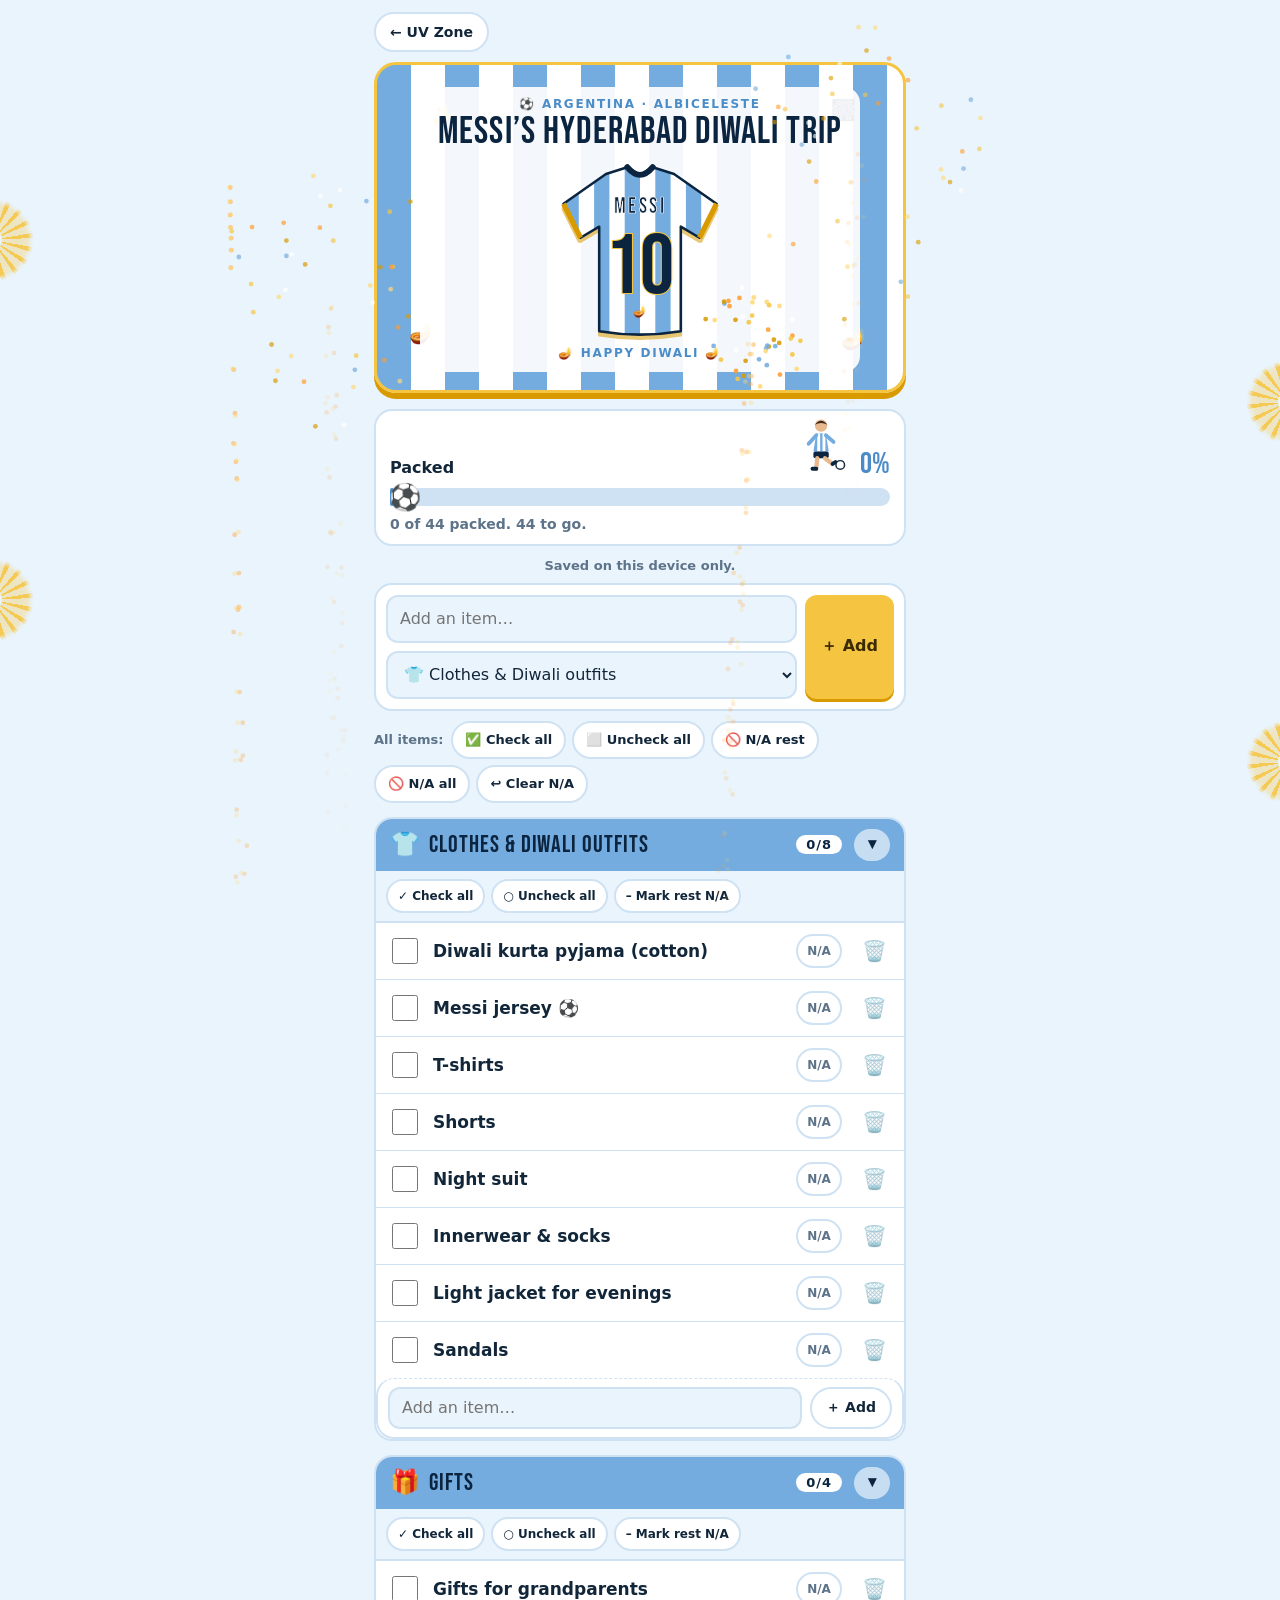
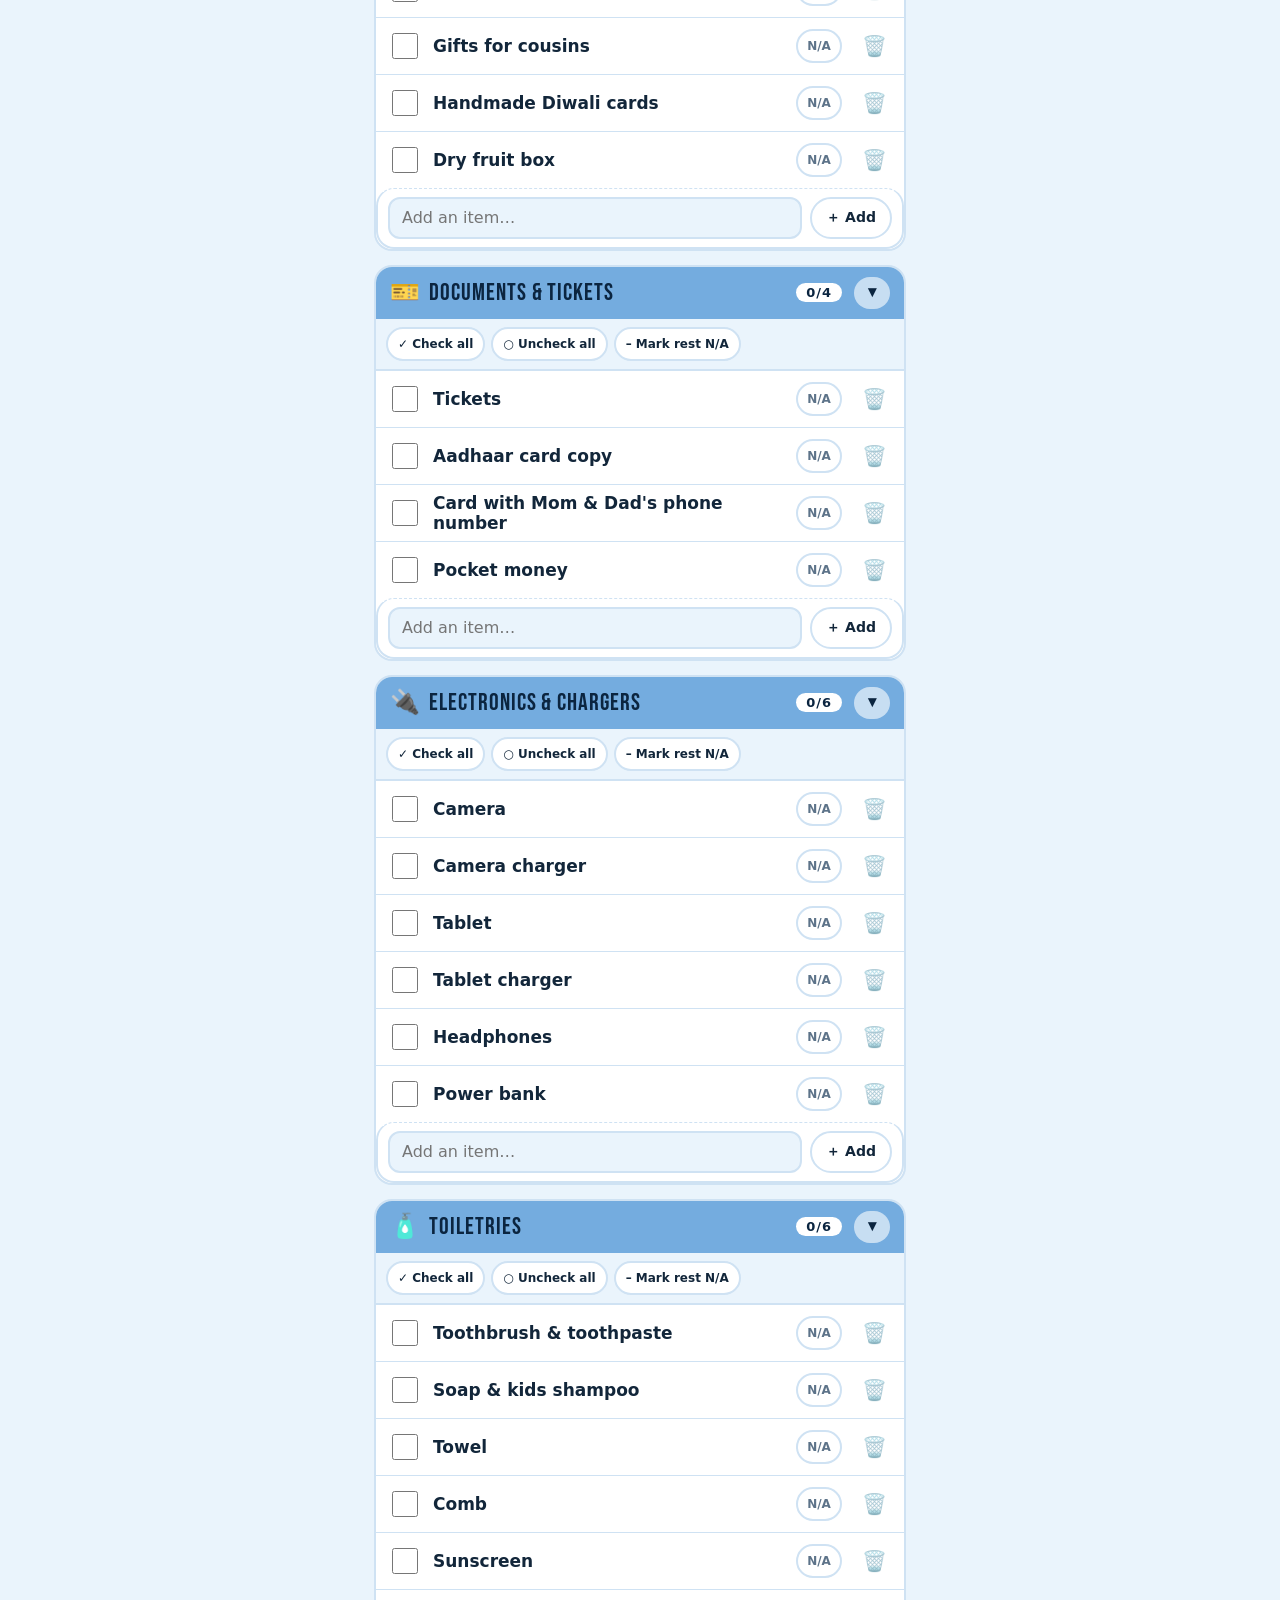
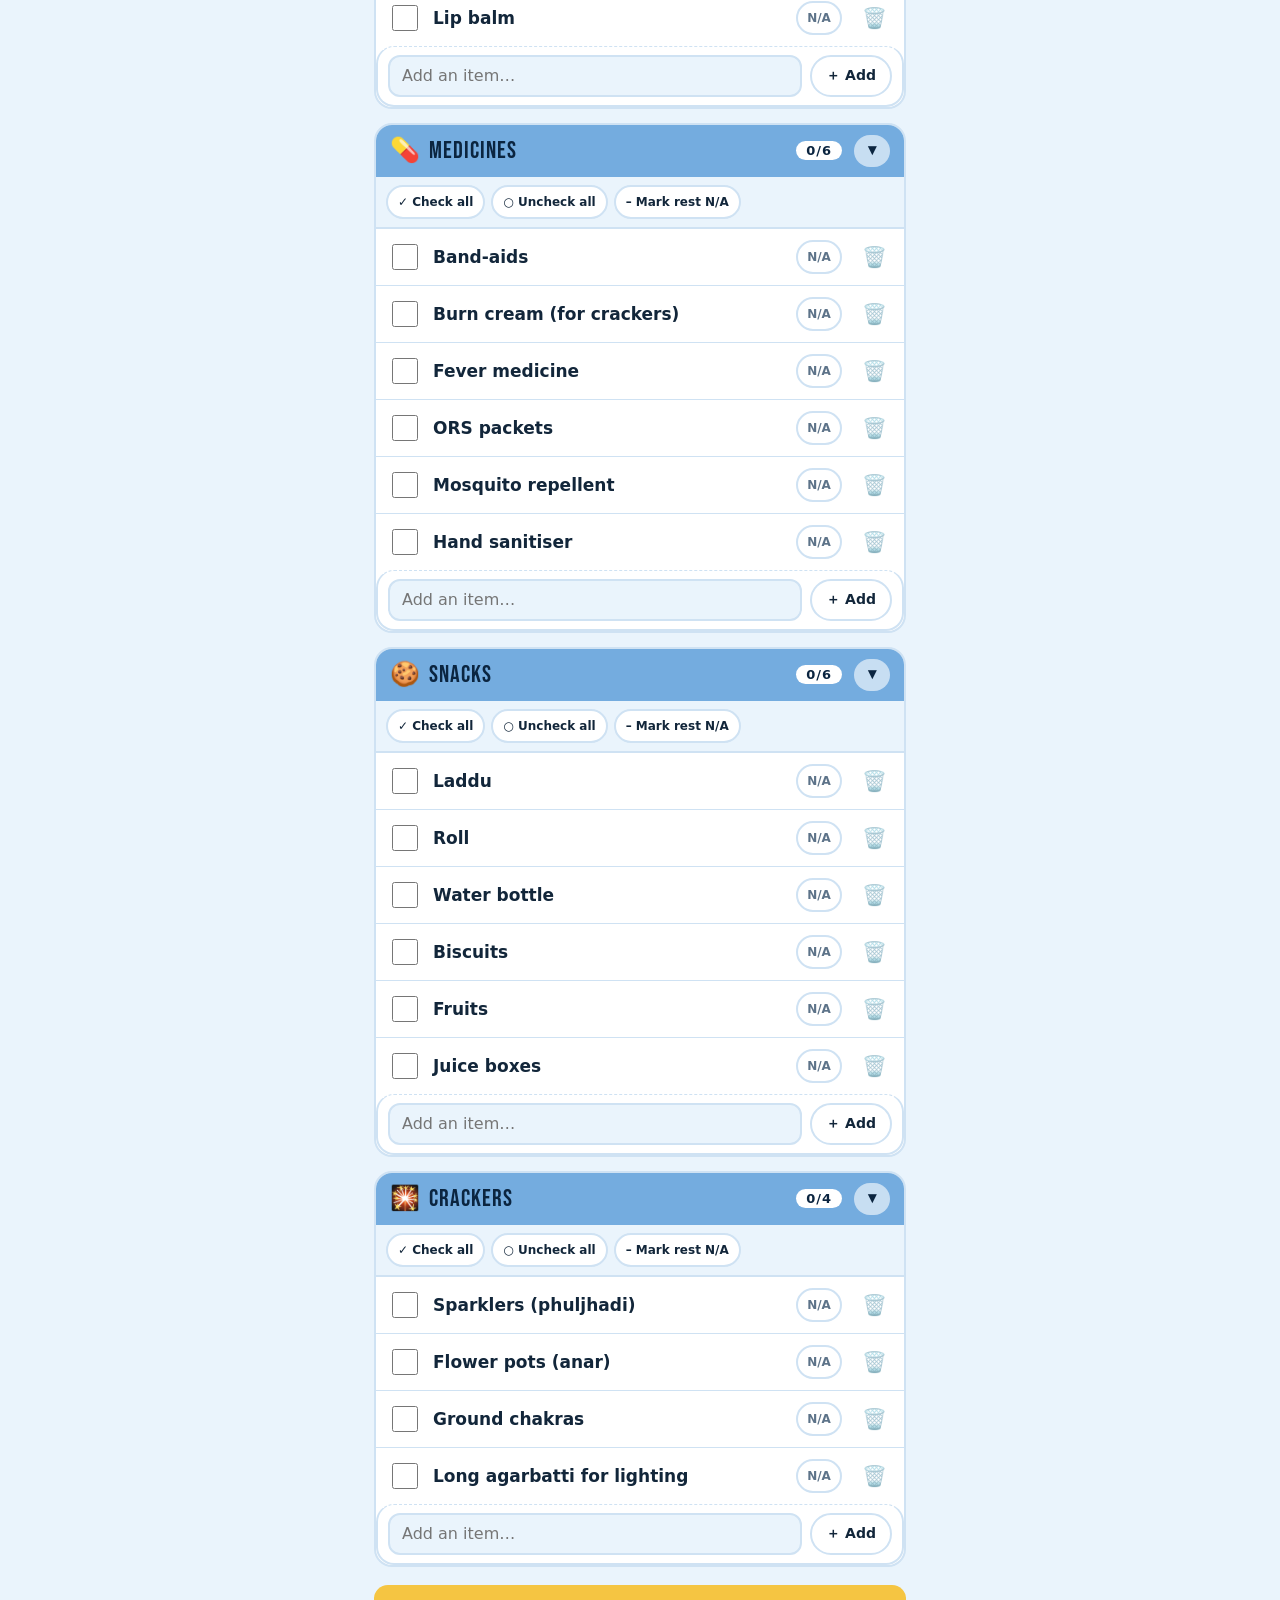
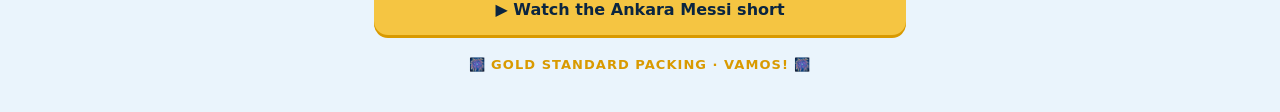
<file: diwali.html>
<!DOCTYPE html>
<html lang="en">
<head>
<meta charset="utf-8">
<meta name="viewport" content="width=device-width, initial-scale=1, viewport-fit=cover">
  <link rel="icon" href="favicon.ico" sizes="32x32">
  <link rel="icon" href="favicon.svg" type="image/svg+xml">
  <link rel="apple-touch-icon" href="apple-touch-icon.png">
<title>Messi’s Hyderabad Diwali Trip</title>
<link rel="stylesheet" href="https://fonts.googleapis.com/css2?family=Bebas+Neue&display=swap">
<style>
:root{--sky:#74ACDF;--skyd:#4a8cc7;--bg:#eaf4fc;--card:#fff;--ink:#12263a;--mute:#5d7389;--gold:#d99a00;--gold2:#f5c542;--line:#cfe2f3;
box-sizing:border-box;padding-top:env(safe-area-inset-top,0px);padding-bottom:env(safe-area-inset-bottom,0px)}
@media (prefers-color-scheme:dark){:root:not([data-theme="light"]){--bg:#0e1a26;--card:#16283a;--ink:#eef6fd;--mute:#9db6cc;--line:#2a4259;--gold:#f5c542;--skyd:#74ACDF}}
:root[data-theme="dark"]{--bg:#0e1a26;--card:#16283a;--ink:#eef6fd;--mute:#9db6cc;--line:#2a4259;--gold:#f5c542;--skyd:#74ACDF}
*{box-sizing:border-box}
html{scroll-padding-top:env(safe-area-inset-top,0px)}
body{margin:0;background:var(--bg);color:var(--ink);font-family:system-ui,-apple-system,"Segoe UI",Roboto,sans-serif;-webkit-tap-highlight-color:transparent}
.wrap{max-width:560px;margin:0 auto;padding:12px 14px 40px}
.hero{position:relative;overflow:hidden;border-radius:22px;padding:22px 16px 18px;text-align:center;color:#0b2540;
background:repeating-linear-gradient(90deg,var(--sky) 0 34px,#fff 34px 68px);border:3px solid var(--gold2);box-shadow:0 6px 0 var(--gold)}
.hero .plate{position:relative;display:inline-block;background:rgba(255,255,255,.92);border-radius:16px;padding:10px 18px 12px}
.sub{font-weight:800;letter-spacing:.14em;font-size:12px;color:var(--skyd)}
h1{margin:2px 0 0;font-family:"Bebas Neue",Impact,"Arial Narrow",sans-serif;font-weight:400;font-size:38px;line-height:1;letter-spacing:.03em;color:#0b2540}
.num{font-family:"Bebas Neue",Impact,sans-serif;font-size:76px;line-height:.9;color:#0b2540;-webkit-text-stroke:2px var(--gold);margin-top:4px}
.spark{position:absolute;color:var(--gold);animation:tw 2.2s ease-in-out infinite;font-size:20px}
@keyframes tw{0%,100%{opacity:.25;transform:scale(.7) rotate(0)}50%{opacity:1;transform:scale(1.25) rotate(20deg)}}
@media (prefers-reduced-motion:reduce){.spark{animation:none}}
.prog{margin:16px 0;background:var(--card);border:2px solid var(--line);border-radius:18px;padding:12px 14px}
.prow{display:flex;justify-content:space-between;align-items:baseline;font-weight:800}
.prow b{font-family:"Bebas Neue",Impact,sans-serif;font-weight:400;font-size:30px;color:var(--skyd)}
.bar{position:relative;height:18px;border-radius:99px;background:var(--line);margin-top:6px}
.fill{height:100%;width:0;border-radius:99px;background:repeating-linear-gradient(90deg,var(--sky) 0 14px,#fff 14px 22px);border:2px solid var(--skyd);transition:width .4s}
.ball{position:absolute;top:-6px;left:0;font-size:26px;transition:left .4s;transform:translateX(-50%)}
.msg{margin-top:10px;font-size:14px;color:var(--mute);font-weight:600}
form{display:grid;grid-template-columns:1fr auto;gap:8px;background:var(--card);border:2px solid var(--line);border-radius:18px;padding:10px}
input,select,button{font:inherit;color:var(--ink)}
input,select{min-height:48px;border:2px solid var(--line);border-radius:12px;padding:0 12px;background:var(--bg);width:100%}
form select{grid-column:1/2}
.add{grid-row:1/3;grid-column:2;border:0;border-radius:12px;background:var(--gold2);color:#3a2a00;font-weight:900;font-size:16px;padding:0 16px;min-width:72px;box-shadow:0 3px 0 var(--gold)}
.add:active{transform:translateY(2px);box-shadow:none}
.cat{margin-top:14px;background:var(--card);border:2px solid var(--line);border-radius:18px;overflow:hidden}
.cat h2{margin:0;display:flex;align-items:center;gap:8px;padding:10px 14px;background:var(--sky);color:#0b2540;font-family:"Bebas Neue",Impact,sans-serif;font-weight:400;font-size:24px;letter-spacing:.04em}
.cat h2 small{margin-left:auto;font:800 13px system-ui,sans-serif;background:#fff;border-radius:99px;padding:2px 10px}
.item{display:flex;align-items:center;gap:10px;padding:4px 8px 4px 12px;border-top:1px solid var(--line);min-height:52px}
.item label{flex:1;display:flex;align-items:center;gap:12px;min-height:48px;font-weight:600;font-size:17px;word-break:break-word}
.item input{width:26px;height:26px;min-height:0;accent-color:var(--skyd);flex:none}
.item.done label span{text-decoration:line-through;color:var(--mute)}
.del{width:44px;height:44px;border:0;background:none;font-size:20px;border-radius:12px;opacity:.7}
.del:active{background:var(--line)}
.empty{text-align:center;color:var(--mute);padding:26px 10px;font-weight:600}
.empty button{margin-top:10px;min-height:46px;padding:0 18px;border:2px solid var(--skyd);background:var(--card);border-radius:12px;font-weight:800;color:var(--skyd)}
footer{text-align:center;margin-top:22px;color:var(--gold);font-weight:800;letter-spacing:.08em;font-size:13px}
.chk{position:fixed;width:84px;height:84px;border-radius:50%;pointer-events:none;z-index:40;opacity:.9;background:repeating-conic-gradient(var(--gold2) 0 7deg,transparent 7deg 20deg);-webkit-mask:radial-gradient(circle,transparent 16%,#000 18%,#000 60%,transparent 70%);mask:radial-gradient(circle,transparent 16%,#000 18%,#000 60%,transparent 70%);filter:drop-shadow(0 0 5px var(--gold2));animation:spin 2.4s linear infinite}
.chk.l{left:-50px}.chk.r{right:-50px;animation-direction:reverse}
@keyframes spin{to{transform:rotate(360deg)}}
@media (prefers-reduced-motion:reduce){.chk{animation:none}}
.mini{animation:bob 1.4s ease-in-out infinite;margin:-6px 0 -10px auto;margin-right:14px}
@keyframes bob{50%{transform:translateY(-5px) rotate(-4deg)}}
@media (prefers-reduced-motion:reduce){.mini{animation:none}}
.prog{position:relative}
.say{position:absolute;left:50%;top:-20px;transform:translateX(-50%) scale(0);background:var(--gold2);color:#0b2540;font-family:"Bebas Neue",Impact,sans-serif;font-size:22px;letter-spacing:.05em;padding:2px 14px;border-radius:99px;border:2px solid #0b2540;white-space:nowrap;pointer-events:none;z-index:5}
.say.on{animation:pop 2.6s ease-out}
@keyframes pop{0%{transform:translateX(-50%) scale(0)}10%,80%{transform:translateX(-50%) scale(1)}100%{transform:translateX(-50%) scale(0)}}
#fx{position:fixed;inset:0;width:100%;height:100%;pointer-events:none;z-index:50}
#party{position:fixed;inset:0;width:100%;height:100%;pointer-events:none;z-index:55}
.bulk{display:flex;flex-wrap:wrap;align-items:center;gap:6px;margin-top:10px}
.bulk[hidden]{display:none}
.bulk span{font-weight:800;font-size:13px;color:var(--mute);margin-right:2px}
.bulk button{min-height:38px;padding:0 12px;border:2px solid var(--line);border-radius:99px;background:var(--card);font-weight:800;font-size:13px}
.bulk button:active{background:var(--line)}
.cat .acts{flex:none;-webkit-appearance:none;appearance:none;width:44px;min-height:0;height:32px;padding:0;border:0;border-radius:99px;background:#fff;color:#0b2540;font:900 16px system-ui,sans-serif;text-align:center;text-align-last:center;cursor:pointer}
.nab{flex:none;min-width:46px;height:34px;padding:0 8px;border:2px solid var(--line);border-radius:99px;background:none;font-weight:800;font-size:12px;color:var(--mute)}
.item.na .nab{background:var(--mute);border-color:var(--mute);color:var(--card)}
.item.na label span{color:var(--mute);font-style:italic}
.toast{position:fixed;left:50%;bottom:calc(16px + env(safe-area-inset-bottom,0px));transform:translateX(-50%);z-index:60;display:flex;align-items:center;gap:12px;width:max-content;max-width:calc(100% - 24px);padding:6px 6px 6px 16px;border-radius:99px;background:#0b2540;color:#fff;font-weight:700;font-size:14px;box-shadow:0 4px 14px rgba(0,0,0,.3)}
.toast[hidden]{display:none}
.cbar{display:flex;flex-wrap:wrap;gap:6px;padding:8px 10px;border-bottom:1px solid var(--line);background:var(--bg)}
.cbar button{min-height:34px;padding:0 10px;border:2px solid var(--line);border-radius:99px;background:var(--card);font-weight:800;font-size:12px}
.cbar button:active{background:var(--line)}
.fold{flex:none;width:36px;height:32px;margin-left:4px;border:0;border-radius:99px;background:rgba(255,255,255,.6);color:#0b2540;font-size:16px;font-weight:900;line-height:1}
.cadd{display:flex;gap:8px;padding:8px 10px;border-top:1px dashed var(--line)}
.cadd input{flex:1;min-width:0;min-height:42px;width:auto}
.cadd button{flex:none;min-height:42px;padding:0 14px;border:2px solid var(--line);border-radius:99px;background:var(--card);font-weight:800;font-size:14px}
.toast button{min-height:38px;padding:0 16px;border:0;border-radius:99px;background:var(--gold2);color:#0b2540;font-weight:900}
</style>
</head>
<body>
<canvas id="fx" aria-hidden="true"></canvas><canvas id="party" aria-hidden="true"></canvas>
<div class="chk l" style="top:22%"></div><div class="chk r" style="top:40%"></div><div class="chk l" style="top:62%"></div><div class="chk r" style="top:80%"></div>
<div class="wrap">
  <a href="index.html" style="display:inline-flex;align-items:center;min-height:40px;margin:0 0 10px;padding:0 14px;border-radius:99px;background:var(--card);border:2px solid var(--line);color:var(--ink);font-weight:800;font-size:14px;text-decoration:none">← UV Zone</a>
  <header class="hero">
    <span class="spark" style="left:10%;top:12%">✨</span><span class="spark" style="right:9%;top:10%;animation-delay:.7s">🎆</span>
    <span class="spark" style="left:6%;bottom:14%;animation-delay:1.2s">🪔</span><span class="spark" style="right:7%;bottom:12%;animation-delay:.3s">🪔</span>
    <div class="plate">
      <div class="sub">⚽ ARGENTINA · ALBICELESTE</div>
      <h1>Messi’s Hyderabad Diwali Trip</h1>
      <svg viewBox="0 0 200 220" width="170" style="display:block;margin:6px auto 2px;filter:drop-shadow(0 4px 0 rgba(217,154,0,.55))" role="img" aria-label="Argentina jersey, MESSI number 10"><defs><clipPath id="jc"><path d="M60 20 L85 12 Q100 30 115 12 L140 20 L190 55 L170 95 L148 82 L148 205 Q100 213 52 205 L52 82 L30 95 L10 55 Z"/></clipPath></defs><g clip-path="url(#jc)"><rect width="200" height="220" fill="#74ACDF"/><rect x="28" width="18" height="220" fill="#fff"/><rect x="64" width="18" height="220" fill="#fff"/><rect x="100" width="18" height="220" fill="#fff"/><rect x="136" width="18" height="220" fill="#fff"/><rect x="172" width="18" height="220" fill="#fff"/><rect x="0" y="196" width="200" height="24" fill="#0b2540" opacity=".0"/></g><path d="M60 20 L85 12 Q100 30 115 12 L140 20 L190 55 L170 95 L148 82 L148 205 Q100 213 52 205 L52 82 L30 95 L10 55 Z" fill="none" stroke="#0b2540" stroke-width="3" stroke-linejoin="round"/><path d="M85 12 Q100 30 115 12" fill="none" stroke="#0b2540" stroke-width="7" stroke-linecap="round"/><path d="M10 55 L30 95 M190 55 L170 95" stroke="#d99a00" stroke-width="6"/><text x="100" y="66" text-anchor="middle" font-family="'Bebas Neue',Impact,sans-serif" font-size="26" letter-spacing="3" fill="#0b2540" stroke="#fff" stroke-width=".8">MESSI</text><text x="100" y="160" text-anchor="middle" font-family="'Bebas Neue',Impact,sans-serif" font-size="100" fill="#0b2540" stroke="#f5c542" stroke-width="2.5" paint-order="stroke">10</text><text x="100" y="186" text-anchor="middle" font-size="13">🪔</text></svg>
      <div class="sub">🪔 HAPPY DIWALI 🪔</div>
    </div>
  </header>

  <section class="prog"><div class="say" id="say">⚽ ANKARA MESSI! ANKARA MESSI!</div>
    <div class="prow"><span>Packed</span><svg class="mini" viewBox="0 0 48 58" width="46" aria-hidden="true"><circle cx="22" cy="9" r="6.5" fill="#e8b98d"/><path d="M15.5 8 Q22 0 28.5 8 Q22 4.5 15.5 8Z" fill="#3b2a1d"/><path d="M17 17 H27 L30 36 H14Z" fill="#74ACDF"/><rect x="18" y="17" width="3" height="19" fill="#fff"/><rect x="23.5" y="17" width="3" height="19" fill="#fff"/><path d="M17 19 L9 28 M27 19 L35 26" stroke="#74ACDF" stroke-width="4" stroke-linecap="round"/><rect x="14" y="36" width="16" height="7" rx="2" fill="#0b2540"/><path d="M18 43 L17 54 M26 43 L34 49" stroke="#e8b98d" stroke-width="4.5" stroke-linecap="round"/><path d="M17 54 h-4 M34 49 l3 -2" stroke="#0b2540" stroke-width="4" stroke-linecap="round"/><circle cx="42" cy="50" r="4.5" fill="#fff" stroke="#0b2540" stroke-width="1.5"/></svg><b id="pct">0%</b></div>
    <div class="bar"><div class="fill" id="fill"></div><span class="ball" id="ball">⚽</span></div>
    <div class="msg" id="msg"></div>
  </section>

  <div id="sync" style="text-align:center;font-size:13px;font-weight:700;color:var(--mute);margin:-4px 0 10px">Checking sign-in…</div>
  <form id="f">
    <input id="t" placeholder="Add an item…" maxlength="80" autocomplete="off" aria-label="Item name">
    <select id="c" aria-label="Category"></select>
    <button class="add" type="submit">＋ Add</button>
  </form>
  <div class="bulk" id="bulk" hidden><span>All items:</span><button type="button" data-b="all">✅ Check all</button><button type="button" data-b="none">⬜ Uncheck all</button><button type="button" data-b="narest">🚫 N/A rest</button><button type="button" data-b="naall">🚫 N/A all</button><button type="button" data-b="unna">↩️ Clear N/A</button></div>

  <main id="list"></main>
  <a href="https://www.youtube.com/shorts/GgvE_k1xyEM" target="_blank" rel="noopener" style="display:flex;align-items:center;justify-content:center;gap:8px;min-height:50px;margin-top:18px;border-radius:14px;background:var(--gold2);color:#0b2540;font-weight:900;text-decoration:none;box-shadow:0 3px 0 var(--gold)">▶️ Watch the Ankara Messi short</a>
  <footer>🎆 GOLD STANDARD PACKING · VAMOS! 🎆</footer>
</div>
<div class="toast" id="toast" role="status" hidden><span id="tmsg"></span><button type="button" id="undo">Undo</button></div>
<script>
var CATS=[["Clothes & Diwali outfits","👕"],["Gifts","🎁"],["Documents & tickets","🎫"],["Electronics & chargers","🔌"],["Toiletries","🧴"],["Medicines","💊"],["Snacks","🍪"],["Crackers","🎇"]];
var KEY="messi-diwali-pack-v1",items=[];
// Starter list: [category number in CATS (0 = clothes ... 7 = crackers), item]. Used the first time the page opens.
var STARTER=[
  [0,"Diwali kurta pyjama (cotton)"],
  [0,"Messi jersey ⚽"],
  [0,"T-shirts"],
  [0,"Shorts"],
  [0,"Night suit"],
  [0,"Innerwear & socks"],
  [0,"Light jacket for evenings"],
  [0,"Sandals"],
  [1,"Gifts for grandparents"],
  [1,"Gifts for cousins"],
  [1,"Handmade Diwali cards"],
  [1,"Dry fruit box"],
  [2,"Tickets"],
  [2,"Aadhaar card copy"],
  [2,"Card with Mom & Dad's phone number"],
  [2,"Pocket money"],
  [3,"Camera"],
  [3,"Camera charger"],
  [3,"Tablet"],
  [3,"Tablet charger"],
  [3,"Headphones"],
  [3,"Power bank"],
  [4,"Toothbrush & toothpaste"],
  [4,"Soap & kids shampoo"],
  [4,"Towel"],
  [4,"Comb"],
  [4,"Sunscreen"],
  [4,"Lip balm"],
  [5,"Band-aids"],
  [5,"Burn cream (for crackers)"],
  [5,"Fever medicine"],
  [5,"ORS packets"],
  [5,"Mosquito repellent"],
  [5,"Hand sanitiser"],
  [6,"Laddu"],
  [6,"Roll"],
  [6,"Water bottle"],
  [6,"Biscuits"],
  [6,"Fruits"],
  [6,"Juice boxes"],
  [7,"Sparklers (phuljhadi)"],
  [7,"Flower pots (anar)"],
  [7,"Ground chakras"],
  [7,"Long agarbatti for lighting"]
];
function starter(){return STARTER.map(function(s,i){return{id:i+1,t:s[1],c:s[0],d:false}})}
function load(){try{var r=localStorage.getItem(KEY);items=r?JSON.parse(r):starter()}catch(e){items=starter()}if(!Array.isArray(items))items=starter()}
var ref=null;
function save(){try{localStorage.setItem(KEY,JSON.stringify(items))}catch(e){}if(ref){try{ref.set({items:items}).catch(function(){sync("⚠️ Couldn’t sync, saved on this device")})}catch(e){}}}
function sync(t){document.getElementById("sync").textContent=t}
function esc(s){return s.replace(/[&<>"]/g,function(c){return{"&":"&amp;","<":"&lt;",">":"&gt;",'"':"&quot;"}[c]})}
var sel=document.getElementById("c");
CATS.forEach(function(c,i){var o=document.createElement("option");o.value=i;o.textContent=c[1]+" "+c[0];sel.appendChild(o)});
function render(){
  var act=items.filter(function(i){return !i.na}),done=act.filter(function(i){return i.d}).length,n=act.length,na=items.length-n,p=n?Math.round(done/n*100):0,nt=na?" "+na+" N/A.":"";
  document.getElementById("pct").textContent=p+"%";
  document.getElementById("fill").style.width=p+"%";
  document.getElementById("ball").style.left=Math.max(3,Math.min(97,p))+"%";
  document.getElementById("msg").textContent=!items.length?"Start adding items to your squad list.":!n?"Everything is marked N/A.":p==100?"🏆 GOAL! Everything is packed. Vamos!"+nt:done+" of "+n+" packed. "+(n-done)+" to go."+nt;
  document.getElementById("bulk").hidden=!items.length;
  var h="";
  if(!items.length){h='<div class="empty">Your bag is empty. Type your first item above.<br><button type="button" id="starter">⚽ Add the starter list</button></div>'}
  CATS.forEach(function(c,ci){
    var l=items.filter(function(i){return i.c==ci});if(!l.length)return;
    var a=l.filter(function(i){return !i.na}),d=a.filter(function(i){return i.d}).length,x=l.length-a.length;
    h+='<section class="cat"><h2><span>'+c[1]+'</span>'+c[0]+'<small>'+(a.length?d+'/'+a.length:'')+(x?(a.length?' · ':'')+x+' N/A':'')+'</small>'+
      '<button type="button" class="fold" data-col="'+ci+'" aria-expanded="'+(shut[ci]?'false':'true')+'" aria-label="Show or hide '+esc(c[0])+'">'+(shut[ci]?'▸':'▾')+'</button></h2>';
    if(shut[ci]){h+='</section>';return}
    h+='<div class="cbar"><button type="button" data-cb="all" data-cat="'+ci+'">✓ Check all</button><button type="button" data-cb="none" data-cat="'+ci+'">○ Uncheck all</button><button type="button" data-cb="narest" data-cat="'+ci+'">– Mark rest N/A</button></div>';
    l.forEach(function(i){h+='<div class="item'+(i.d?' done':'')+(i.na?' na':'')+'"><label><input type="checkbox" data-k="'+i.id+'"'+(i.d?' checked':'')+'><span>'+esc(i.t)+'</span></label><button class="nab" data-n="'+i.id+'" aria-pressed="'+(i.na?'true':'false')+'" title="Not needed this trip" aria-label="Not needed: '+esc(i.t)+'">N/A</button><button class="del" data-x="'+i.id+'" aria-label="Delete '+esc(i.t)+'">🗑️</button></div>'});
    h+='<form class="cadd" data-cat="'+ci+'"><input placeholder="Add an item…" maxlength="80" autocomplete="off" aria-label="Add an item to '+esc(c[0])+'"><button type="submit">＋ Add</button></form></section>';
  });
  document.getElementById("list").innerHTML=h;
  // celebrations: a different show for each category that just got finished, a big one for everything
  var fin=CATS.map(function(c,ci){var a=items.filter(function(i){return i.c==ci&&!i.na});return a.length>0&&a.every(function(i){return i.d})}),all=n>0&&p==100;
  if(lastFin){if(all&&!lastAll)party(-1);else{var nw=fin.map(function(f,ci){return f&&!lastFin[ci]?ci:-1}).filter(function(x){return x>=0});if(nw.length)party(nw[nw.length-1])}}
  lastFin=fin;lastAll=all;
}
var lastFin=null,lastAll=false,shut={};
try{shut=JSON.parse(localStorage.getItem(KEY+"-closed"))||{}}catch(e){shut={}}
// add an item straight into a category
document.getElementById("list").addEventListener("submit",function(e){
  var f=e.target.closest(".cadd");if(!f)return;e.preventDefault();
  var ci=+f.getAttribute("data-cat"),v=f.querySelector("input").value.trim();if(!v)return;
  items.push({id:Date.now()+Math.random(),t:v,c:ci,d:false});save();render();
  var nf=document.querySelector('.cadd[data-cat="'+ci+'"] input');if(nf)nf.focus();
  var b=nf?nf.getBoundingClientRect():{left:innerWidth/2,top:innerHeight/2,width:0,height:0};burst(b.left+b.width/2,b.top);
});
document.getElementById("f").onsubmit=function(e){
  e.preventDefault();var t=document.getElementById("t"),v=t.value.trim();if(!v)return;
  items.push({id:Date.now()+Math.random(),t:v,c:+sel.value,d:false});t.value="";save();render();t.focus();
  var b=document.querySelector(".add").getBoundingClientRect();burst(b.left+b.width/2,b.top+b.height/2);added=true;ac();launch(3);
};
document.getElementById("list").onclick=function(e){
  if(e.target.id==="starter"){items=starter();save();render();return}
  var fo=e.target.closest("[data-col]");if(fo){var q=+fo.getAttribute("data-col");shut[q]=!shut[q];try{localStorage.setItem(KEY+"-closed",JSON.stringify(shut))}catch(er){}render();return}
  var cb=e.target.closest("[data-cb]");if(cb){bulk(cb.getAttribute("data-cb"),+cb.getAttribute("data-cat"));return}
  var x=e.target.getAttribute("data-x"),k=e.target.getAttribute("data-k"),m=e.target.getAttribute("data-n");
  if(x){items=items.filter(function(i){return String(i.id)!==x});save();render()}
  else if(m){items.forEach(function(i){if(String(i.id)===m){i.na=!i.na;if(i.na)i.d=false}});save();render()}
  else if(k){items.forEach(function(i){if(String(i.id)===k){i.d=e.target.checked;if(i.d)i.na=false}});save();render()}
};
// Quick actions: for every item (ci = null) or one category. N/A = not needed this trip, left out of the progress bar.
document.getElementById("list").onchange=function(e){
  var ci=e.target.getAttribute("data-cat");if(ci===null)return;
  var a=e.target.value;e.target.value="";if(a)bulk(a,+ci);
};
document.getElementById("bulk").onclick=function(e){var b=e.target.closest("button");if(b)bulk(b.getAttribute("data-b"),null)};
function bulk(a,ci){
  var before=JSON.stringify(items),n=0;
  items.forEach(function(i){
    if(ci!==null&&i.c!=ci)return;
    if(a=="all"&&(i.na||!i.d)){i.d=true;i.na=false;n++}
    else if(a=="none"&&i.d){i.d=false;n++}
    else if(a=="narest"&&!i.na&&!i.d){i.na=true;n++}
    else if(a=="naall"&&!i.na){i.na=true;i.d=false;n++}
    else if(a=="unna"&&i.na){i.na=false;n++}
  });
  if(!n){toast("Nothing to change");return}
  save();render();
  var s=n+" item"+(n>1?"s":"");
  toast({all:"✅ Packed "+s,none:"⬜ Unchecked "+s,narest:"🚫 "+s+" marked N/A",naall:"🚫 "+s+" marked N/A",unna:"↩️ "+s+" back on the list"}[a]+(ci!==null?" in "+CATS[ci][0]:""),before);
}
var undoList=null,tTimer=0;
function toast(m,back){
  document.getElementById("tmsg").textContent=m;
  undoList=back||null;
  document.getElementById("undo").hidden=!back;
  var t=document.getElementById("toast");t.hidden=false;
  clearTimeout(tTimer);tTimer=setTimeout(function(){t.hidden=true;undoList=null},6000);
}
document.getElementById("undo").onclick=function(){
  if(undoList){items=JSON.parse(undoList);undoList=null;save();render()}
  document.getElementById("toast").hidden=true;
};
var cv=document.getElementById("fx"),cx=cv.getContext("2d"),P=[],run=false,RM=window.matchMedia&&matchMedia("(prefers-reduced-motion:reduce)").matches,COL=["#f5c542","#ffd978","#d99a00","#fff","#74ACDF","#ff9d2e"];
function fit(){cv.width=innerWidth;cv.height=innerHeight}
fit();addEventListener("resize",fit);
function burst(x,y){if(RM)return;for(var i=0;i<46;i++){var a=Math.random()*6.283,s=2+Math.random()*5;P.push({x:x,y:y,vx:Math.cos(a)*s,vy:Math.sin(a)*s,l:1,c:COL[i%COL.length]})}if(!run){run=true;requestAnimationFrame(tick)}}
function tick(){cx.clearRect(0,0,cv.width,cv.height);P=P.filter(function(p){return p.l>0});P.forEach(function(p){p.x+=p.vx;p.y+=p.vy;p.vy+=.08;p.vx*=.985;p.l-=.016;cx.globalAlpha=Math.max(p.l,0);cx.fillStyle=p.c;cx.beginPath();cx.arc(p.x,p.y,2.4,0,6.283);cx.fill()});cx.globalAlpha=1;if(P.length)requestAnimationFrame(tick);else{run=false;cx.clearRect(0,0,cv.width,cv.height)}}
function show(n){for(var i=0;i<n;i++)setTimeout(function(){burst(innerWidth*(.15+Math.random()*.7),innerHeight*(.12+Math.random()*.3))},i*320)}
var AC=null,pend=false,added=false;
function ac(){try{if(!AC)AC=new(window.AudioContext||window.webkitAudioContext)();if(AC.state==="suspended")AC.resume()}catch(e){}return AC}
function ok(){return AC&&AC.state==="running"}
function whistle(d){if(!ok())return;var t=AC.currentTime,o=AC.createOscillator(),g=AC.createGain();o.type="sine";o.frequency.setValueAtTime(600,t);o.frequency.exponentialRampToValueAtTime(2600,t+d);g.gain.setValueAtTime(.0001,t);g.gain.linearRampToValueAtTime(.05,t+.1);g.gain.linearRampToValueAtTime(.0001,t+d);o.connect(g);g.connect(AC.destination);o.start(t);o.stop(t+d+.05)}
function crack(){if(!ok())return;var t=AC.currentTime,n=AC.sampleRate*.35,b=AC.createBuffer(1,n,AC.sampleRate),a=b.getChannelData(0);for(var i=0;i<n;i++)a[i]=(Math.random()*2-1)*Math.pow(1-i/n,3);var s=AC.createBufferSource(),f=AC.createBiquadFilter(),g=AC.createGain();s.buffer=b;f.type="highpass";f.frequency.value=700;g.gain.value=.35;s.connect(f);f.connect(g);g.connect(AC.destination);s.start(t)}
function whirr(d){if(!ok())return;var t=AC.currentTime,o=AC.createOscillator(),l=AC.createOscillator(),lg=AC.createGain(),g=AC.createGain(),f=AC.createBiquadFilter();o.type="sawtooth";o.frequency.setValueAtTime(140,t);o.frequency.linearRampToValueAtTime(340,t+d);l.type="square";l.frequency.value=20;lg.gain.value=.02;g.gain.setValueAtTime(.025,t);g.gain.linearRampToValueAtTime(.0001,t+d);f.type="lowpass";f.frequency.value=1500;l.connect(lg);lg.connect(g.gain);o.connect(f);f.connect(g);g.connect(AC.destination);o.start(t);l.start(t);o.stop(t+d);l.stop(t+d)}
function rocket(tx,ty,delay){setTimeout(function(){if(RM)return;var x=tx+(Math.random()-.5)*80,y=innerHeight,dur=700+Math.random()*300,t0=performance.now();whistle(dur/1000);var iv=setInterval(function(){var k=Math.min((performance.now()-t0)/dur,1),px=x+(tx-x)*k,py=y+(ty-y)*k;for(var j=0;j<2;j++)P.push({x:px,y:py,vx:(Math.random()-.5)*.8,vy:Math.random()*.6,l:.55,c:j?"#ffd978":"#ff9d2e"});if(!run){run=true;requestAnimationFrame(tick)}if(k>=1){clearInterval(iv);crack();burst(tx,ty)}},16)},delay)}
function chakras(){if(RM)return;document.querySelectorAll(".chk").forEach(function(el,i){try{el.animate([{transform:"translateY(70vh) rotate(0deg)",opacity:0},{transform:"translateY(0) rotate(900deg)",opacity:.95}],{duration:1100,delay:i*140,easing:"ease-out",fill:"backwards"})}catch(e){}});setTimeout(function(){whirr(2.4)},120)}
function ankara(){var s=document.getElementById("say");s.classList.remove("on");void s.offsetWidth;s.classList.add("on");try{if(ok()&&window.speechSynthesis){var u=new SpeechSynthesisUtterance("Ankara Messi! Ankara Messi! Ankara Messi!");u.rate=1.25;u.pitch=1.1;speechSynthesis.cancel();speechSynthesis.speak(u)}}catch(e){}}
function launch(n){chakras();ankara();for(var i=0;i<n;i++)rocket(innerWidth*(.15+Math.random()*.7),innerHeight*(.12+Math.random()*.3),150+i*380)}
setTimeout(function(){ac();launch(4);setTimeout(function(){if(!ok())pend=true},300)},400);
addEventListener("pointerdown",function(){ac();if(pend&&!added){pend=false;setTimeout(function(){launch(3)},150)}},{once:true});

/* ---------- PARTY: one show per category ---------- */
var pc=document.getElementById("party"),px=pc.getContext("2d"),Q=[],LZ=0,BAN=null,prun=false;
function pfit(){pc.width=innerWidth;pc.height=innerHeight}pfit();addEventListener("resize",pfit);
function rnd(a,b){return a+Math.random()*(b-a)}
function pick(a){return a[Math.floor(Math.random()*a.length)]}
function add(o){o.r=o.r||0;o.vr=o.vr||0;o.l=o.l||1;o.dl=o.dl||.006;Q.push(o)}
function jingle(notes){if(!ok())return;var t=AC.currentTime;notes.forEach(function(f,i){var o=AC.createOscillator(),g=AC.createGain();o.type="triangle";o.frequency.value=f;g.gain.setValueAtTime(.0001,t+i*.11);g.gain.linearRampToValueAtTime(.08,t+i*.11+.02);g.gain.exponentialRampToValueAtTime(.0001,t+i*.11+.35);o.connect(g);g.connect(AC.destination);o.start(t+i*.11);o.stop(t+i*.11+.4)})}
function zap(){if(!ok())return;var t=AC.currentTime,o=AC.createOscillator(),g=AC.createGain();o.type="square";o.frequency.setValueAtTime(1800,t);o.frequency.exponentialRampToValueAtTime(120,t+.25);g.gain.setValueAtTime(.04,t);g.gain.exponentialRampToValueAtTime(.0001,t+.25);o.connect(g);g.connect(AC.destination);o.start(t);o.stop(t+.3)}
var W=function(){return innerWidth},H=function(){return innerHeight};
var SHOWS=[
 // 0 clothes: smiley confetti from both corners
 function(){for(var i=0;i<70;i++){var L=i%2;add({k:"e",ch:pick(["😀","😄","😁","🤩","😎","🥳","😊"]),x:L?-10:W()+10,y:H()*.85,vx:(L?1:-1)*rnd(3,9),vy:-rnd(9,17),g:.32,s:rnd(22,36),vr:rnd(-.2,.2),dl:.007})}for(var j=0;j<60;j++)add({k:"c",x:W()/2,y:H()*.6,vx:rnd(-8,8),vy:-rnd(6,14),g:.25,s:rnd(6,10),col:pick(["#f5c542","#74ACDF","#ff6b8b","#7be495","#fff"]),vr:rnd(-.3,.3)})},
 // 1 gifts: balloons float up + paper confetti
 function(){for(var i=0;i<26;i++)add({k:"e",ch:pick(["🎈","🎈","🎈","🎁"]),x:rnd(0,W()),y:H()+rnd(20,400),vx:0,vy:-rnd(2.2,4),g:0,s:rnd(34,54),sw:rnd(0,6),dl:.004});for(var j=0;j<80;j++)add({k:"c",x:rnd(0,W()),y:-rnd(0,200),vx:rnd(-1,1),vy:rnd(2,4),g:.02,s:rnd(6,10),col:pick(["#f5c542","#74ACDF","#ff6b8b","#c38cff","#fff"]),vr:rnd(-.3,.3),dl:.005})},
 // 2 documents: laser show
 function(){LZ=200;zap();setTimeout(zap,400);setTimeout(zap,800)},
 // 3 electronics: neon sparkle burst from the middle
 function(){for(var i=0;i<60;i++){var a=rnd(0,6.283),s=rnd(3,11);add({k:"e",ch:pick(["⚡","✨","⭐","💫","🔋"]),x:W()/2,y:H()*.45,vx:Math.cos(a)*s,vy:Math.sin(a)*s,g:.08,s:rnd(20,34),vr:rnd(-.3,.3),dl:.009})}},
 // 4 toiletries: soap bubbles rising
 function(){for(var i=0;i<45;i++)add({k:"b",x:rnd(0,W()),y:H()+rnd(0,300),vx:0,vy:-rnd(1.5,3.5),g:0,s:rnd(10,34),sw:rnd(0,6),dl:.004})},
 // 5 medicines: hearts floating up
 function(){for(var i=0;i<40;i++)add({k:"e",ch:pick(["💖","❤️","💛","💙","💚","🩹"]),x:rnd(0,W()),y:H()+rnd(0,300),vx:0,vy:-rnd(2,4.5),g:0,s:rnd(22,40),sw:rnd(0,6),dl:.005})},
 // 6 snacks: snack rain
 function(){for(var i=0;i<55;i++)add({k:"e",ch:pick(["🍪","🍩","🍭","🍬","🍫","🟡","🥐"]),x:rnd(0,W()),y:-rnd(20,500),vx:rnd(-.6,.6),vy:rnd(2,5),g:.08,s:rnd(24,40),vr:rnd(-.15,.15),dl:.004})},
 // 7 crackers: rocket fireworks
 function(){for(var i=0;i<6;i++)rocket(innerWidth*(.12+Math.random()*.76),innerHeight*(.12+Math.random()*.35),i*300);chakras()}
];
var TUNES=[[523,659,784,1047],[392,494,587,784],[440,554,659,880],[523,784,659,1047],[349,440,523,698],[392,523,659,784],[330,415,494,659],[523,659,784,988]];
function party(ci){
  if(RM)return;ac();
  if(ci<0){launch(6);SHOWS[0]();SHOWS[1]();for(var i=0;i<30;i++)add({k:"e",ch:pick(["⚽","🏆","⭐"]),x:rnd(0,W()),y:-rnd(20,500),vx:rnd(-.5,.5),vy:rnd(2,5),g:.08,s:rnd(28,44),vr:rnd(-.15,.15),dl:.004});LZ=160;BAN={t:"🏆 GOAL! ALL PACKED! 🏆",l:1};jingle([523,659,784,1047,784,1047]);}
  else{SHOWS[ci]();BAN={t:CATS[ci][1]+" "+CATS[ci][0].toUpperCase()+" DONE!",l:1};jingle(TUNES[ci])}
  if(!prun){prun=true;requestAnimationFrame(ptick)}
}
function ptick(){
  var w=pc.width,h=pc.height;px.clearRect(0,0,w,h);
  if(LZ>0){LZ--;var t=performance.now()/400,cols=["#ff2bd6","#2bf0ff","#7dff2b","#ffe02b"];px.save();px.globalCompositeOperation="lighter";px.lineCap="round";
    for(var i=0;i<8;i++){var sx=i%2?w*.05:w*.95,sy=h,ang=Math.sin(t*1.3+i)*.8-Math.PI/2+(i%2?.35:-.35),len=h*1.3;px.strokeStyle=cols[i%4];px.globalAlpha=Math.min(1,LZ/40)*.75;px.shadowColor=cols[i%4];px.shadowBlur=18;px.lineWidth=4;px.beginPath();px.moveTo(sx,sy);px.lineTo(sx+Math.cos(ang)*len,sy+Math.sin(ang)*len);px.stroke()}
    px.restore()}
  Q=Q.filter(function(q){return q.l>0&&q.y<h+600&&q.y>-700});
  Q.forEach(function(q){q.vy+=q.g;q.x+=q.vx+(q.sw?Math.sin(q.y/40+q.sw)*.8:0);q.y+=q.vy;q.r+=q.vr;q.l-=q.dl;px.save();px.globalAlpha=Math.min(1,q.l*2);px.translate(q.x,q.y);px.rotate(q.r);
    if(q.k=="e"){px.font=q.s+"px serif";px.textAlign="center";px.textBaseline="middle";px.fillText(q.ch,0,0)}
    else if(q.k=="c"){px.fillStyle=q.col;px.fillRect(-q.s/2,-q.s/4,q.s,q.s/2)}
    else{px.strokeStyle="rgba(116,172,223,.9)";px.lineWidth=2;px.fillStyle="rgba(200,230,255,.25)";px.beginPath();px.arc(0,0,q.s,0,6.283);px.fill();px.stroke();px.fillStyle="rgba(255,255,255,.85)";px.beginPath();px.arc(-q.s*.35,-q.s*.35,q.s*.22,0,6.283);px.fill()}
    px.restore()});
  if(BAN){BAN.l-=.008;var a=Math.max(0,Math.min(1,BAN.l*3)),sc=1+Math.max(0,BAN.l-.85)*2;px.save();px.globalAlpha=a;px.translate(w/2,h*.32);px.font='34px "Bebas Neue",Impact,sans-serif';var fit=Math.min(1,w*.92/px.measureText(BAN.t).width);px.scale(sc*fit,sc*fit);px.textAlign="center";px.textBaseline="middle";px.lineWidth=6;px.strokeStyle="#0b2540";px.strokeText(BAN.t,0,0);px.fillStyle="#f5c542";px.fillText(BAN.t,0,0);px.restore();if(BAN.l<=0)BAN=null}
  if(Q.length||LZ>0||BAN)requestAnimationFrame(ptick);else{prun=false;px.clearRect(0,0,w,h)}
}
load();render();
(async function(){
  try{
    var u=await claude.use("user"),d=await claude.use("db");
    if(!u||!d){sync("Sign in to Claude to sync. Saved on this device only.");return}
    var id=await u.id();
    if(!id){sync("Sign in to Claude to sync. Saved on this device only.");return}
    ref=d.doc("data/users/"+id+"/packing");
    var s=await ref.get();
    if(s.exists&&Array.isArray(s.data().items)){items=s.data().items;try{localStorage.setItem(KEY,JSON.stringify(items))}catch(e){}}
    else if(items.length){ref.set({items:items}).catch(function(){})}
    render();sync("🔒 Signed in with your Claude account. Your list is synced and private.");
  }catch(e){sync("Saved on this device only.")}
})();
</script>
</body>
</html>
</file>
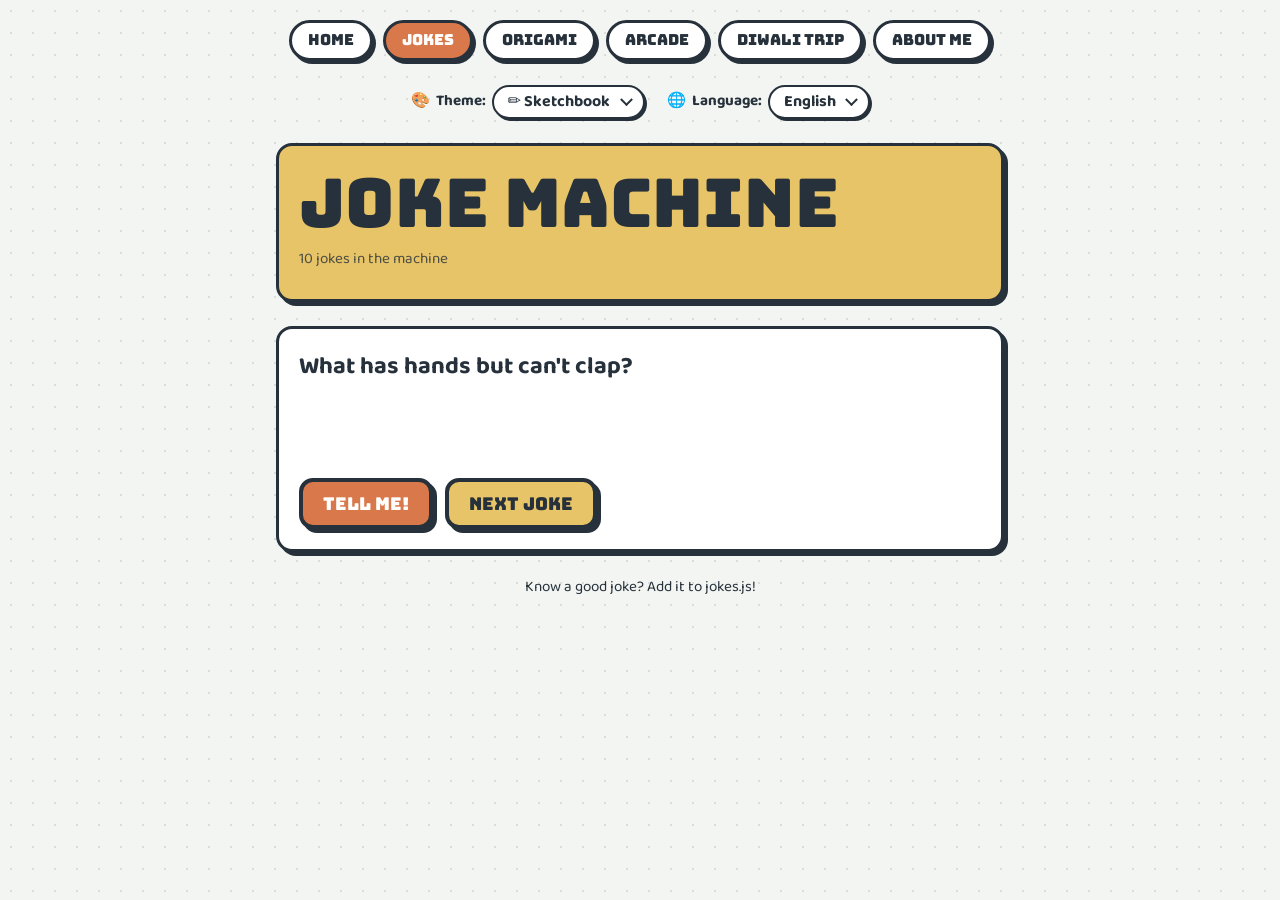
<file: jokes.html>
<!DOCTYPE html>
<html lang="en">
<head>
  <meta charset="utf-8">
  <meta name="viewport" content="width=device-width, initial-scale=1, viewport-fit=cover">
  <link rel="icon" href="favicon.ico" sizes="32x32">
  <link rel="icon" href="favicon.svg" type="image/svg+xml">
  <link rel="apple-touch-icon" href="apple-touch-icon.png">
  <title>UV Zone · Jokes</title>
  <link rel="stylesheet" href="https://fonts.googleapis.com/css2?family=Bungee&family=Baloo+2:wght@400;700&family=Baloo+Tammudu+2:wght@400;700&family=Baloo+Tamma+2:wght@400;700&display=swap">
  <link rel="stylesheet" href="style.css">
  <script src="theme.js"></script>
  <script src="lang.js"></script>
</head>
<body>
  <div class="wrap">

    <nav>
      <a data-t="home" href="index.html">Home</a>
      <a data-t="jokes" href="jokes.html" class="here">Jokes</a>
      <a data-t="origami" href="origami.html">Origami</a>
      <a data-t="arcade" href="arcade.html">Arcade</a>
      <!-- hidden for now: <a data-t="yash" href="yash.html">Prabhas</a> -->
      <a data-t="diwali" href="diwali.html">Diwali Trip</a>
      <a data-t="about" href="about.html">About Me</a>
    </nav>

    <section class="card sun">
      <h1 data-t="jm_title">Joke Machine</h1>
      <p class="count" id="count"></p>
      <p class="count" data-t="j_note"></p>
    </section>

    <section class="card">
      <p class="joke-q" id="question">Loading a joke...</p>
      <p class="joke-a" id="answer"></p>
      <div class="row">
        <button id="reveal" class="orangebtn" data-t="tell">Tell me!</button>
        <button id="next" data-t="next">Next joke</button>
      </div>
    </section>

    <footer data-t="j_footer">Know a good joke? Add it to jokes.js!</footer>
  </div>
  <script src="jokes.js"></script>
</body>
</html>
</file>
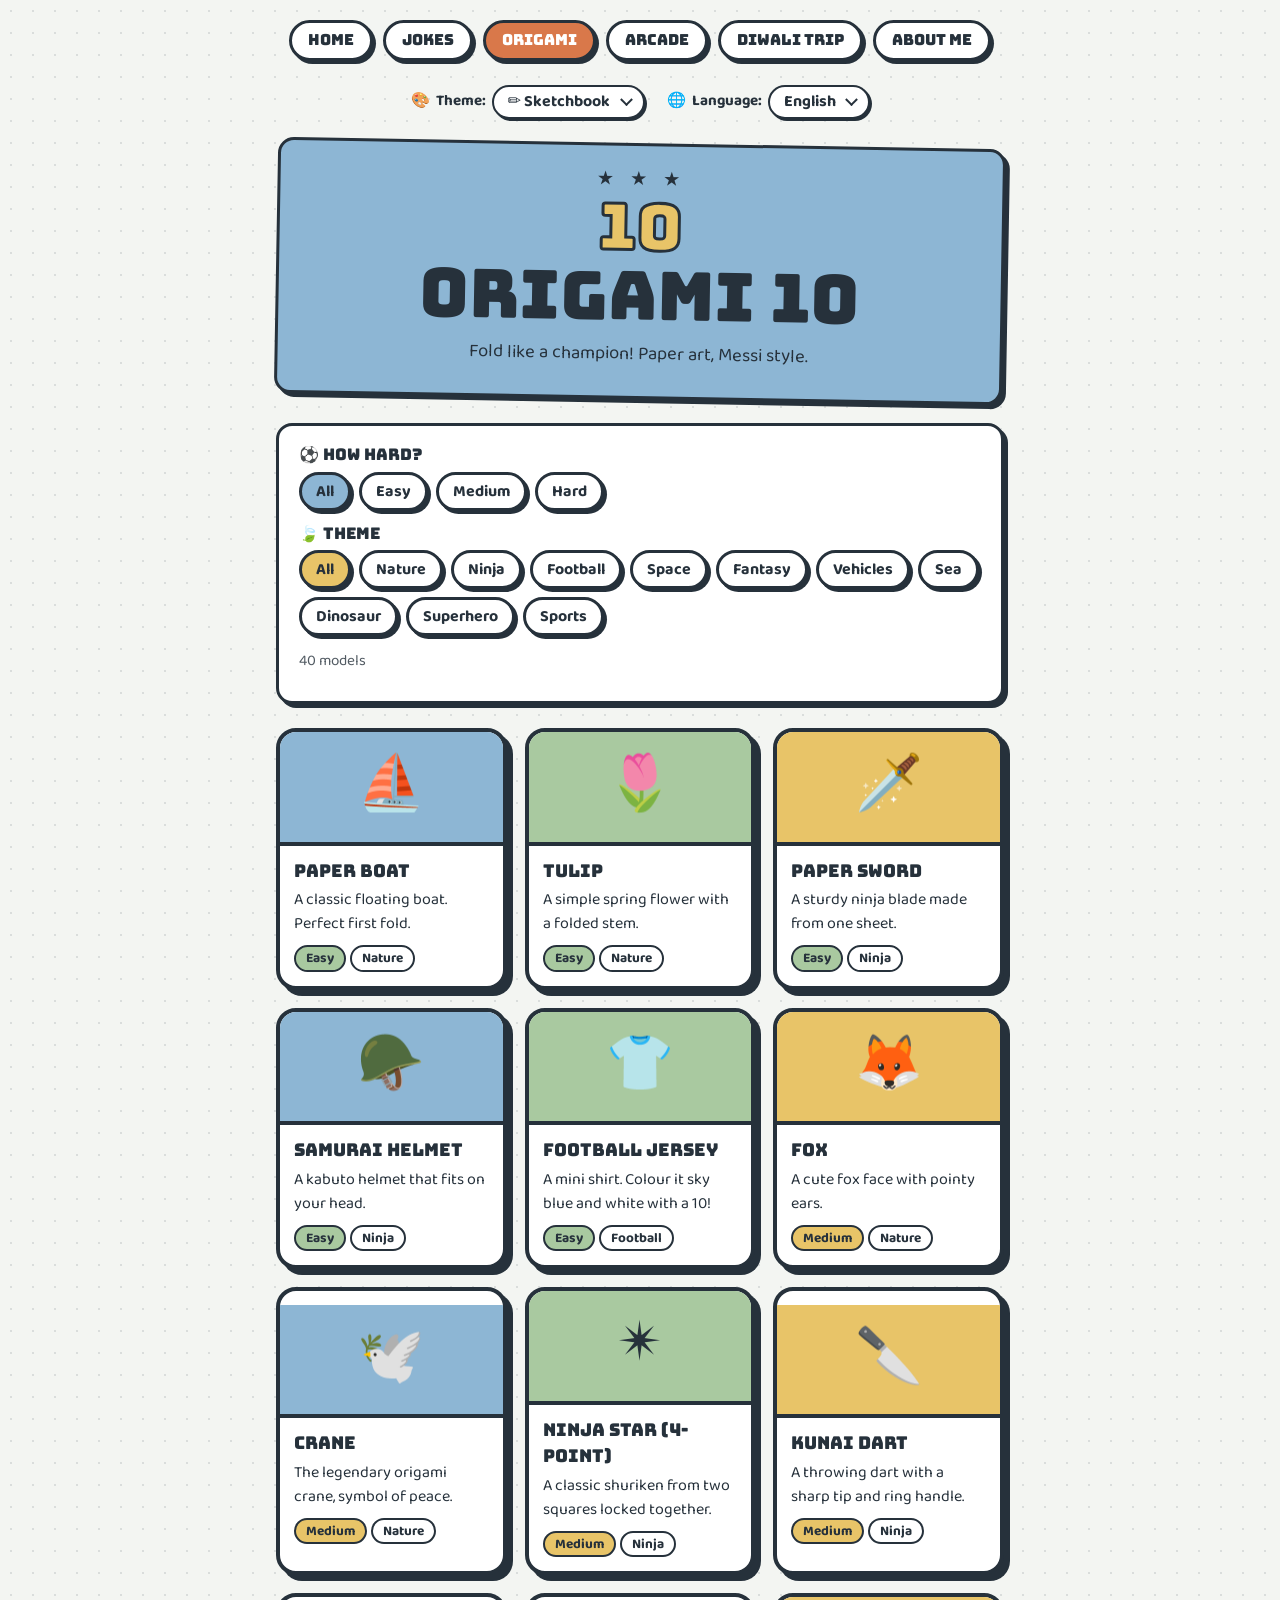
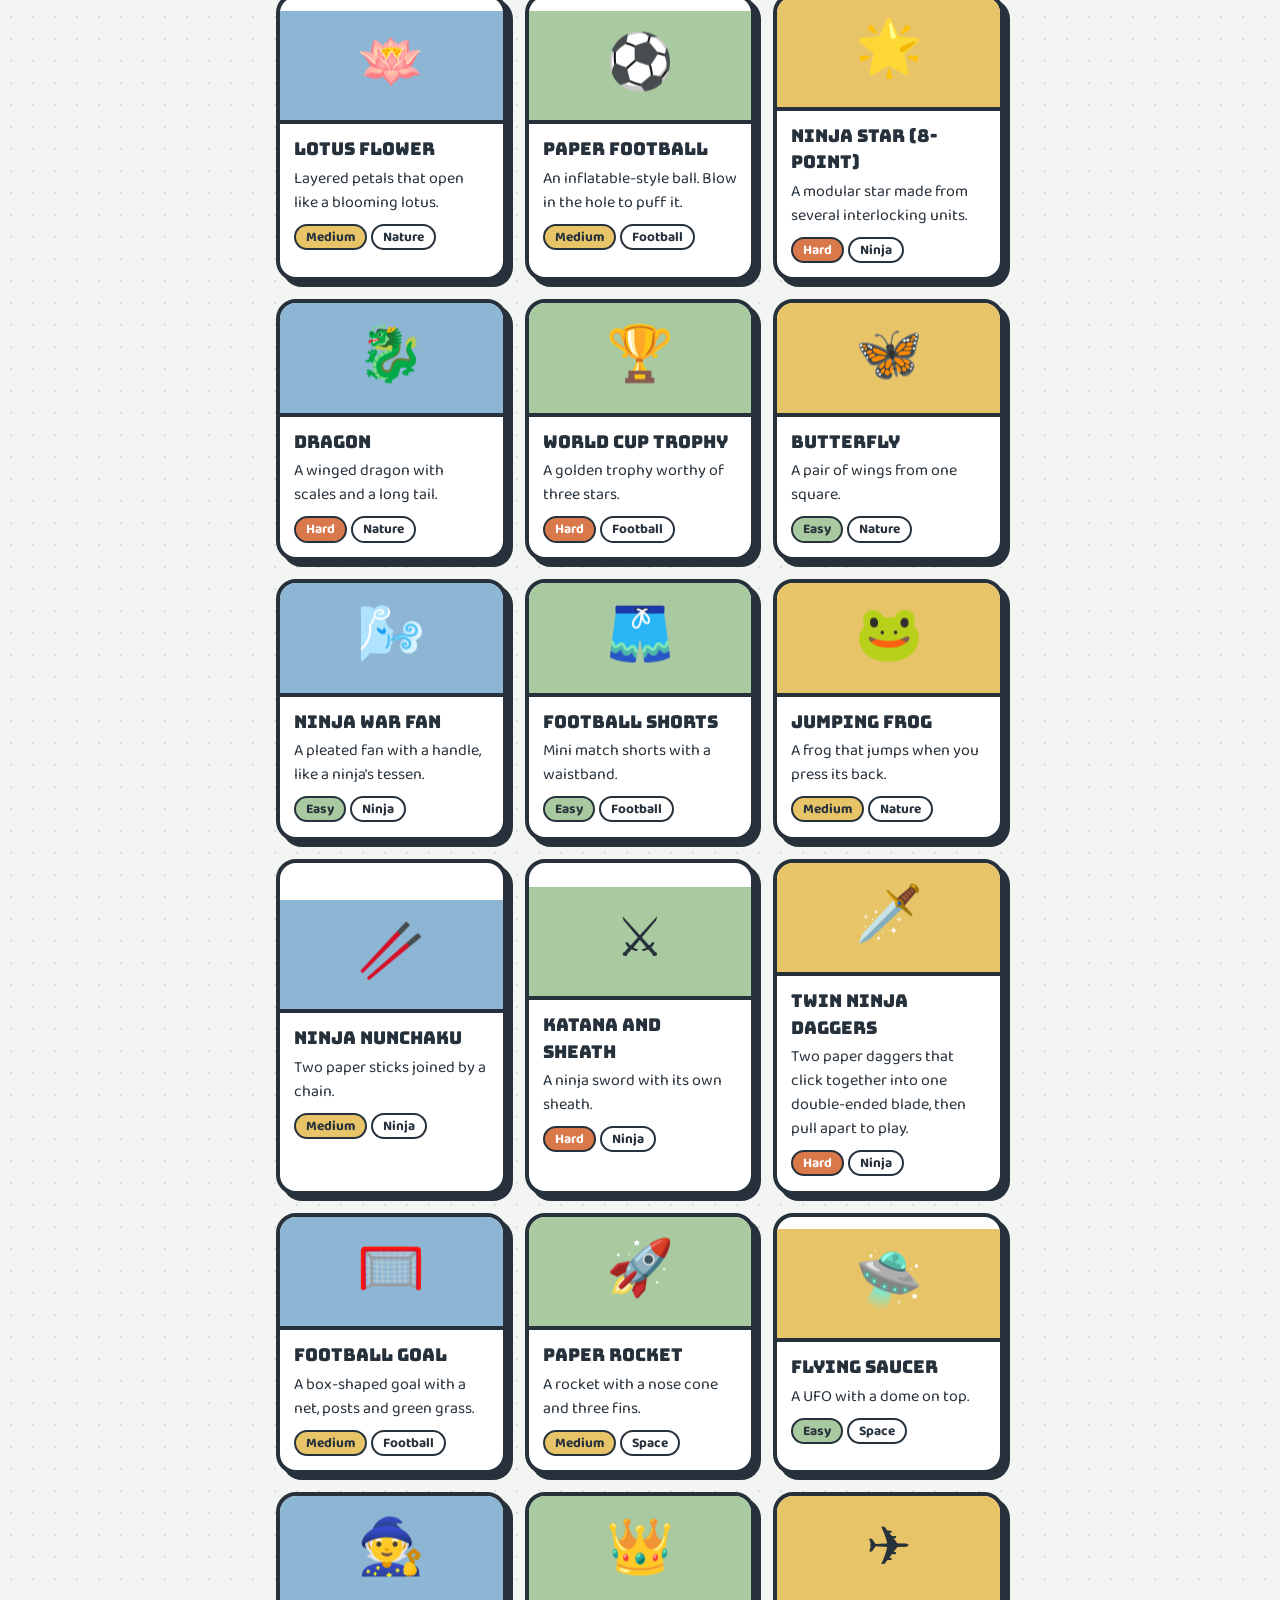
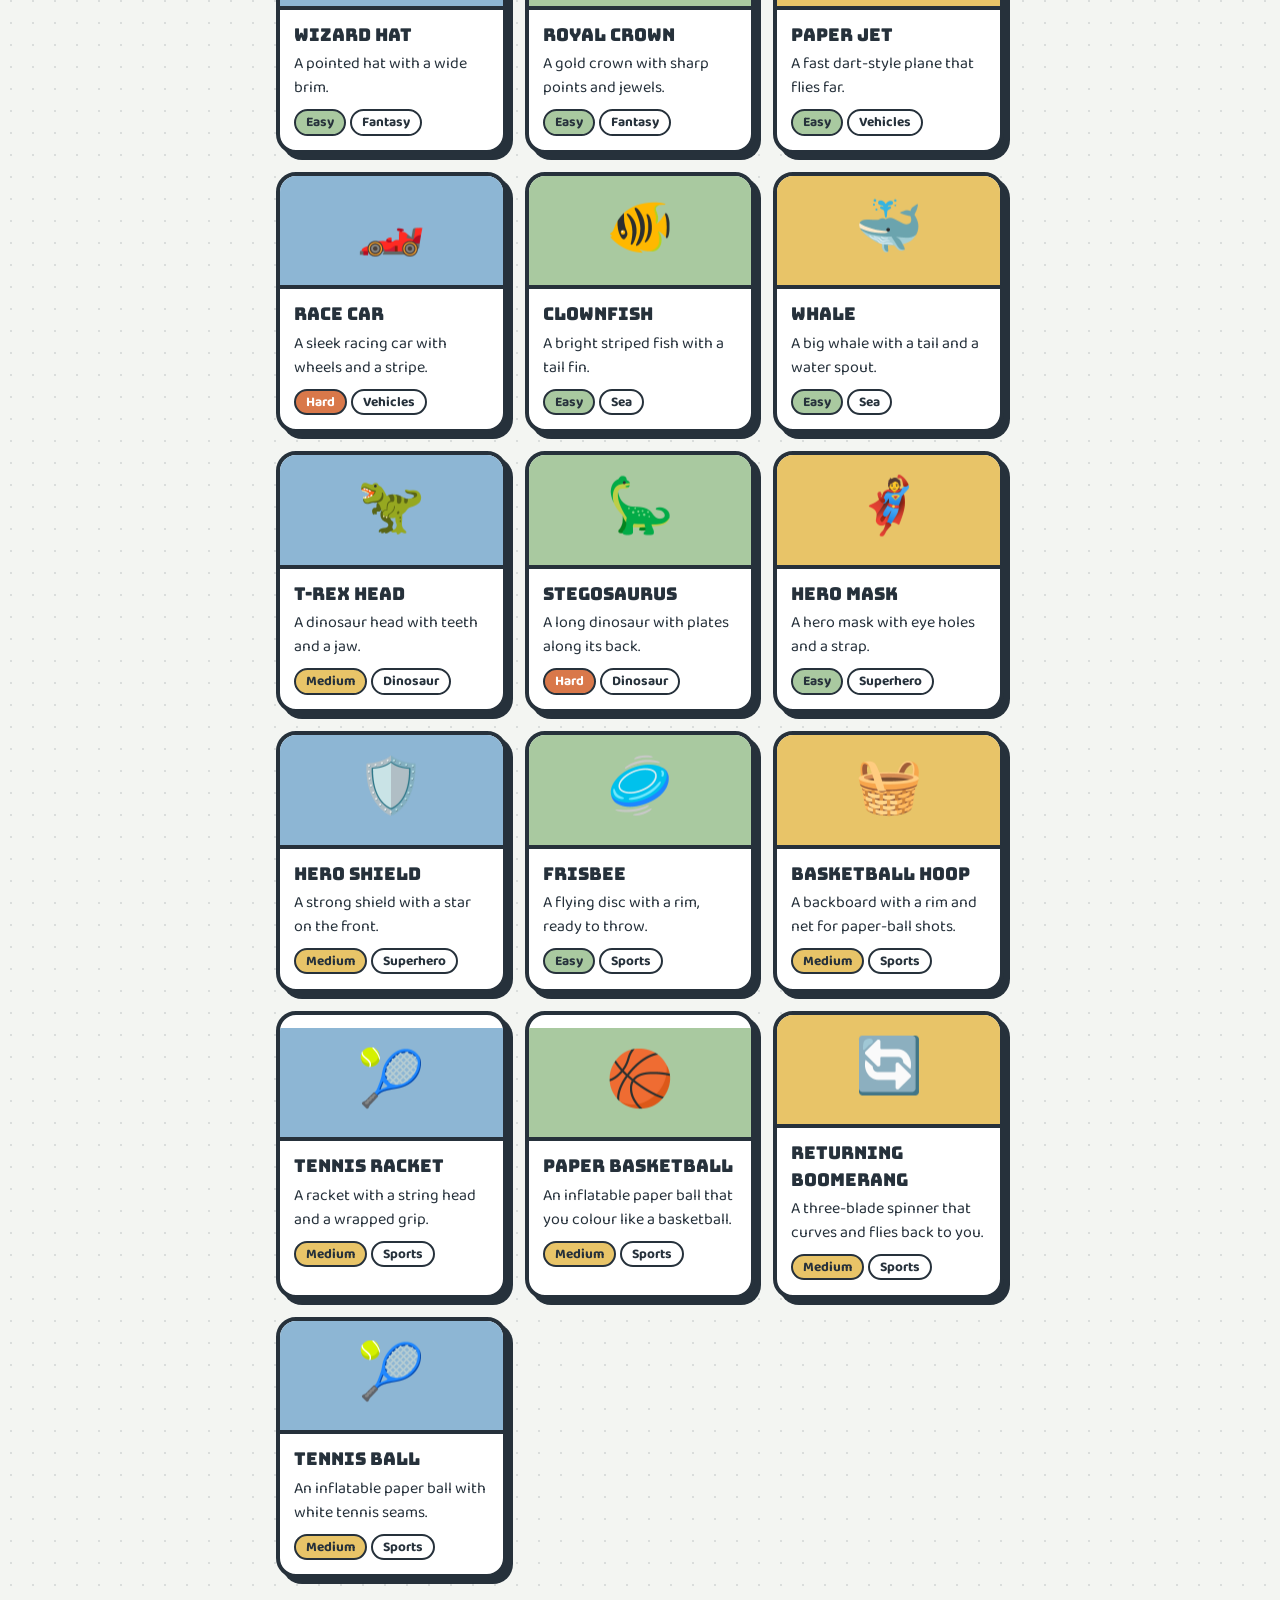
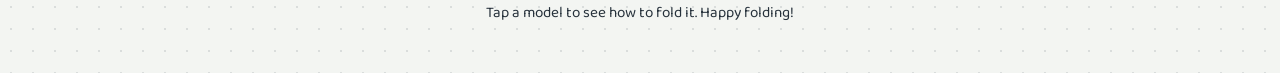
<file: origami.html>
<!DOCTYPE html>
<html lang="en">
<head>
  <meta charset="utf-8">
  <meta name="viewport" content="width=device-width, initial-scale=1, viewport-fit=cover">
  <link rel="icon" href="favicon.ico" sizes="32x32">
  <link rel="icon" href="favicon.svg" type="image/svg+xml">
  <link rel="apple-touch-icon" href="apple-touch-icon.png">
  <title>UV Zone · Origami 10</title>
  <link rel="stylesheet" href="https://fonts.googleapis.com/css2?family=Bungee&family=Baloo+2:wght@400;700&family=Baloo+Tammudu+2:wght@400;700&family=Baloo+Tamma+2:wght@400;700&display=swap">
  <link rel="stylesheet" href="style.css">
  <script src="theme.js"></script>
  <script src="lang.js"></script>
  <style>
    /* Origami page extras — uses the colours from style.css */
    .o-hero { text-align: center; transform: rotate(1deg); }
    .o-hero .num { font-family: var(--display); font-size: 4rem; line-height: 1; color: var(--sun); -webkit-text-stroke: 3px var(--ink); }
    .o-hero .stars { letter-spacing: 6px; font-size: 1.2rem; }

    .filters { display: grid; gap: 14px; }
    .filters h2 { font-size: 1rem; margin-bottom: 8px; }
    .chips { display: flex; flex-wrap: wrap; gap: 8px; }
    .chip {
      font-family: var(--body); font-weight: 700; font-size: 1rem;
      color: var(--ink); background: var(--card);
      border: 3px solid var(--ink); border-radius: 999px;
      padding: 4px 14px; box-shadow: 3px 3px 0 var(--ink); cursor: pointer;
    }
    .chip.on { background: var(--sky); }
    .chip.t.on { background: var(--sun); }

    .models { display: grid; grid-template-columns: repeat(auto-fill, minmax(200px, 1fr)); gap: 18px; }
    .model {
      font: inherit; color: var(--ink); text-align: left; cursor: pointer;
      background: var(--card); border: 4px solid var(--ink); border-radius: 20px;
      box-shadow: 6px 6px 0 var(--ink); padding: 0; overflow: hidden;
    }
    .model:hover, .model:focus-visible { transform: translate(-2px, -2px); box-shadow: 8px 8px 0 var(--ink); outline: none; }
    .art { font-size: 3.4rem; text-align: center; padding: 14px 0; background: var(--sky); border-bottom: 4px solid var(--ink); }
    .model:nth-child(3n+2) .art { background: var(--leaf); }
    .model:nth-child(3n+3) .art { background: var(--sun); }
    .mbody { padding: 12px 14px 14px; }
    .mbody h3 { font-family: var(--display); font-weight: 400; font-size: 1.1rem; margin: 0 0 4px; }
    .mbody p { font-size: 1rem; }

    .tag { display: inline-block; font-size: 0.85rem; font-weight: 700; padding: 1px 10px; border: 2px solid var(--ink); border-radius: 999px; margin-right: 4px; }
    .Easy { background: var(--leaf); }
    .Medium { background: var(--sun); }
    .Hard { background: var(--pop); color: #fff; }
    .th { background: var(--card); }

    dialog {
      border: 4px solid var(--ink); border-radius: 20px; padding: 0;
      max-width: 460px; width: calc(100% - 32px); max-height: 88vh; overflow-y: auto;
      background: var(--card); color: var(--ink); box-shadow: 8px 8px 0 var(--ink);
    }
    dialog::backdrop { background: rgba(29, 26, 43, 0.6); }
    .m { padding: 20px; }
    .m .art { border: 3px solid var(--ink); border-radius: 14px; margin-bottom: 12px; }
    .m h3 { font-family: var(--display); font-weight: 400; font-size: 1.4rem; margin: 0 0 6px; }
    .m h4 { font-family: var(--display); font-weight: 400; margin: 14px 0 4px; }
    .m ul, .m ol { padding-left: 22px; margin: 8px 0; }
    .m ol li { margin-bottom: 8px; }
    .x { float: right; padding: 2px 12px; font-size: 1rem; }
    /* Step pictures: always drawn on light paper so the lines show in every theme */
    .sp { display: flex; gap: 10px; align-items: center; justify-content: space-between; }
    .sp > span { min-width: 0; }
    .r { flex: 0 0 96px; text-align: center; }
    .pic { width: 96px; height: 96px; background: #f4f6f8; border-radius: 12px; border: 2px solid var(--ink); color: #26313b; }
    .r small, .fin small { display: block; font-size: 0.8rem; opacity: 0.8; }
    .fin { text-align: center; margin: 12px 0; }
    .fin svg { width: 190px; height: 190px; max-width: 100%; background: #f4f6f8; border-radius: 16px; border: 2px solid var(--ink); color: #26313b; }
    .m h4 small { font-family: var(--body); font-size: 0.85rem; opacity: 0.8; }
  </style>
</head>
<body>
  <div class="wrap">

    <nav>
      <a data-t="home" href="index.html">Home</a>
      <a data-t="jokes" href="jokes.html">Jokes</a>
      <a data-t="origami" href="origami.html" class="here">Origami</a>
      <a data-t="arcade" href="arcade.html">Arcade</a>
      <!-- hidden for now: <a data-t="yash" href="yash.html">Prabhas</a> -->
      <a data-t="diwali" href="diwali.html">Diwali Trip</a>
      <a data-t="about" href="about.html">About Me</a>
    </nav>

    <section class="card blue o-hero">
      <div class="stars">★ ★ ★</div>
      <div class="num">10</div>
      <h1>Origami 10</h1>
      <p data-t="o_tag">Fold like a champion! Paper art, Messi style.</p>
    </section>

    <section class="card filters">
      <div>
        <h2>⚽ <span data-t="how_hard">How hard?</span></h2>
        <div class="chips" id="dif"></div>
      </div>
      <div>
        <h2>🍃 <span data-t="o_theme">Theme</span></h2>
        <div class="chips" id="thm"></div>
      </div>
      <p class="count" id="count"></p>
    </section>

    <section class="models" id="grid"></section>

    <footer data-t="o_footer">Tap a model to see how to fold it. Happy folding!</footer>
  </div>
  <dialog id="dlg"></dialog>
  <svg width="0" height="0" style="position:absolute" aria-hidden="true"><defs><filter id="sh" x="-20%" y="-20%" width="145%" height="155%"><feDropShadow dx="1" dy="2" stdDeviation="1.6" flood-color="#000" flood-opacity=".4" result="s"/><feTurbulence type="fractalNoise" baseFrequency="1.3" numOctaves="2" result="n"/><feColorMatrix in="n" type="matrix" values="0 0 0 0 0 0 0 0 0 0 0 0 0 0 0 .35 0 0 0 0" result="g"/><feComposite in="g" in2="SourceAlpha" operator="in" result="gg"/><feMerge><feMergeNode in="s"/><feMergeNode in="gg"/></feMerge></filter><linearGradient id="pg" gradientUnits="userSpaceOnUse" x1="0" y1="0" x2="100" y2="100"><stop offset="0" stop-color="#fff" stop-opacity=".42"/><stop offset=".5" stop-color="#fff" stop-opacity="0"/><stop offset="1" stop-color="#000" stop-opacity=".22"/></linearGradient><radialGradient id="pc" cx=".35" cy=".3" r=".8"><stop offset="0" stop-color="#fff" stop-opacity=".6"/><stop offset=".5" stop-color="#fff" stop-opacity="0"/><stop offset="1" stop-color="#000" stop-opacity=".32"/></radialGradient></defs></svg>

  <script>
    // UV: all the origami models live below. Each model has:
    // D = name, emoji, difficulty, theme, time, description, tip
    // ST = folding steps, IMG = little step pictures, FIN = finished picture
var D=[
{n:"Paper Boat",i:"⛵",d:"Easy",t:"Nature",s:8,m:5,p:"A classic floating boat. Perfect first fold.",tip:"Press creases hard so it floats better."},
{n:"Tulip",i:"🌷",d:"Easy",t:"Nature",s:10,m:8,p:"A simple spring flower with a folded stem.",tip:"Use red or pink paper, green for the stem."},
{n:"Paper Sword",i:"🗡️",d:"Easy",t:"Ninja",s:7,m:5,p:"A sturdy ninja blade made from one sheet.",tip:"Roll the sheet tightly first for a straight blade."},
{n:"Samurai Helmet",i:"🪖",d:"Easy",t:"Ninja",s:9,m:7,p:"A kabuto helmet that fits on your head.",tip:"Use a big square, like newspaper."},
{n:"Football Jersey",i:"👕",d:"Easy",t:"Football",s:10,m:8,p:"A mini shirt. Colour it sky blue and white with a 10!",tip:"Draw stripes before folding."},
{n:"Fox",i:"🦊",d:"Medium",t:"Nature",s:14,m:12,p:"A cute fox face with pointy ears.",tip:"Orange paper with a white back looks great."},
{n:"Crane",i:"🕊️",d:"Medium",t:"Nature",s:14,m:15,p:"The legendary origami crane, symbol of peace.",tip:"Learn the bird base first. It unlocks many models."},
{n:"Ninja Star (4-point)",i:"✴️",d:"Medium",t:"Ninja",s:12,m:12,p:"A classic shuriken from two squares locked together.",tip:"Use two colours for a striking look."},
{n:"Kunai Dart",i:"🔪",d:"Medium",t:"Ninja",s:11,m:10,p:"A throwing dart with a sharp tip and ring handle.",tip:"Fold on a hard table for crisp edges."},
{n:"Lotus Flower",i:"🪷",d:"Medium",t:"Nature",s:16,m:18,p:"Layered petals that open like a blooming lotus.",tip:"Pull petals out slowly, layer by layer."},
{n:"Paper Football",i:"⚽",d:"Medium",t:"Football",s:20,m:25,p:"An inflatable-style ball. Blow in the hole to puff it.",tip:"Keep the final hole open for air."},
{n:"Ninja Star (8-point)",i:"🌟",d:"Hard",t:"Ninja",s:24,m:30,p:"A modular star made from several interlocking units.",tip:"Fold all units identically before assembling."},
{n:"Dragon",i:"🐉",d:"Hard",t:"Nature",s:45,m:60,p:"A winged dragon with scales and a long tail.",tip:"Use thin, strong paper like kami or foil."},
{n:"World Cup Trophy",i:"🏆",d:"Hard",t:"Football",s:30,m:40,p:"A golden trophy worthy of three stars.",tip:"Gold or yellow paper makes it shine."}
];
var ST={
"Paper Boat":["Use a rectangle (A4). Fold in half, short edge to short edge, fold at top.","Fold both top corners down to the center to make a house shape.","Fold the bottom strip up on the front, then flip and fold the other strip up.","Open the hat and pinch the bottom corners together into a diamond.","Fold the bottom point up on the front and on the back to make a triangle.","Open it again into a diamond, then pull the top points apart gently.","Flatten the bottom and stand your boat up."],
"Tulip":["Colored side down, fold both diagonals, then flip and fold in half both ways.","Collapse into a triangle (waterbomb base).","Fold the lower corners of the top layer up to the top point, then repeat on the back.","Gently pull the petals apart at the top.","Blow into the hole at the bottom to puff the bloom.","For a stem, fold a green square diagonally, then roll into a thin tube. Tape to the flower."],
"Paper Sword":["Roll an A4 sheet tightly from corner to corner into a thin tube.","Tape along the edge so it does not unroll.","Flatten the last 3 cm at one end and fold it to a point for the tip.","Fold a small paper strip into a cross piece and slide it onto the blade, about 3 cm from the untouched end. This is the guard.","Handle: cut a second A4 sheet in half lengthwise. Roll it tightly around the untouched end of the blade, about 12 cm long, and tape it. It should be thicker than the blade.","Grip wrap: cut a thin strip (1.5 cm) of dark paper. Wind it diagonally around the handle from top to bottom, and tape both ends.","Pommel: fold a small piece of paper into a cap, or scrunch it into a ball, and tape it to the bottom of the handle so your hand does not slip.","Done! Hold the sword by the wrapped handle, with the guard protecting your hand."],
"Samurai Helmet":["Start with a large square. Fold diagonally into a triangle, long edge at the bottom.","Fold the left and right corners up to the top point to make a diamond.","Fold the front bottom point up to the top point.","Fold it back down halfway to make the visor.","Flip and fold the back bottom point up the same way, then tuck it in.","Fold the two side points outward for the helmet wings.","Open the bottom and put it on your head."],
"Football Jersey":["Colored side down. Fold in half vertically and unfold for a center line.","Fold the left and right edges to the center line.","Flip it over.","Fold the top corners down diagonally to form the collar V.","Fold the outer top corners out to make sleeves.","Fold the bottom edge up behind and tuck it in.","Flip and draw sky blue stripes and a big number 10."],
"Fox":["Colored side down. Fold diagonally in half and unfold.","Fold the left and right corners to the center crease to make a kite.","Flip it over.","Fold the top point down to shape the forehead.","Fold the two ear tips outward.","Fold the bottom point up a little for the nose.","Draw eyes and a nose."],
"Crane":["Colored side up. Fold both diagonals and unfold.","Flip. Fold in half both ways and unfold.","Collapse into a small square base.","Fold the bottom edges of the top layer to the center. Fold the top down, then unfold all.","Lift the bottom point and press it up into a petal fold.","Flip and repeat to get a diamond (bird base).","Fold the narrow sides to the center on both faces.","Inside reverse fold the two bottom points up for neck and tail.","Reverse fold the tip of one for the head.","Pull wings down and spread them."],
"Ninja Star (4-point)":["Take two squares of different colors.","Fold each in half lengthwise twice to get a thin strip.","Fold one end corner down and the opposite end corner up to make a Z-shaped parallelogram. Mirror the second one.","Cross the two pieces at 90 degrees.","Fold each arm over the center, one after another.","Tuck the last arm under the first fold to lock it.","Press flat. Your star is done."],
"Kunai Dart":["Colored side down. Fold diagonally in half.","Fold both lower edges to the center to make a long kite.","Fold in half along the center line, point at the top.","Fold the wide end back about 2 cm for the handle.","Roll a thin paper strip into a ring and tape it to the end.","Sharpen the tip with a firm crease."],
"Lotus Flower":["Start with a square. Fold all 4 corners to the center.","Fold the new corners to the center again.","Fold the corners to the center a third time.","Flip over and fold the corners to the center once more.","Hold the center and pull the back petals up and out.","Pull the middle layer up, then the inner layer.","Shape and curl the petals."],
"Paper Football":["Colored side down. Fold both diagonals and flip. Fold in half both ways.","Collapse into a triangle (waterbomb base).","Fold the lower corners of the top layer up to the top point. Flip and repeat.","Fold the left and right points to the center on both sides.","Tuck the small triangles into the pockets.","Blow into the hole at the bottom to inflate it.","Draw black pentagons to make it a football."],
"Ninja Star (8-point)":["Cut 8 identical squares, alternating two colors.","Make each unit like the 4-point star: thin strip, then a Z-shaped parallelogram.","Join two units by sliding one flap into the other pocket.","Keep adding units around in a ring.","Close the ring by tucking the last flap into the first unit.","Press each tip firmly to lock the star."],
"Dragon":["Start with a bird base.","Fold the bottom flaps together and pleat them into a long tail.","Narrow the tail with repeated reverse folds.","Fold the wing flaps out and crease the wing edges.","Reverse fold the neck and form the head.","Make the jaw with an inside reverse fold, then add horns.","Pleat the spine and curl the tail.","Tip: search the model name plus origami diagram for a video."],
"World Cup Trophy":["Use a gold square. Fold both diagonals and unfold.","Fold all corners to the center, then flip and repeat.","Fold the lower corners up to make the cup bowl.","Fold the two side flaps outward and curl them into handles.","Fold the base up and flatten it for the stand.","Pinch the neck so the cup stands tall.","Place it on a shelf and say Vamos!"]};
var SQ="12,12 88,12 88,88 12,88",DI="50,8 92,50 50,92 8,50",TR="6,80 94,80 50,36",KT="50,8 86,46 50,92 14,46",RC="10,28 90,28 90,72 10,72";
var IMG={
"Paper Boat":[RC+"|10,28 90,28 90,50 10,50","10,50 30,28 70,28 90,50 90,74 10,74","10,50 30,28 70,28 90,50 90,74 10,74|10,60 90,60 90,74 10,74","10,50 50,18 90,50 50,82","20,78 80,78 50,28","10,50 50,18 90,50 50,82","8,58 92,58 76,80 24,80|50,14 50,58 76,58"],
"Tulip":[SQ,TR,"50,14 80,66 50,88 20,66","50,12 72,32 78,62 50,88 22,62 28,32","50,10 74,30 80,60 50,90 20,60 26,30|50,25 62,50 50,75 38,50","46,10 54,10 54,92 46,92|54,62 82,46 54,74"],
"Paper Sword":["10,58 90,30 90,42 10,70","10,58 90,30 90,42 10,70|40,48 52,44 52,56 40,60","10,60 74,38 94,30 74,46 10,70","10,60 74,38 94,30 74,46 10,70|26,48 38,72 32,74 20,50","10,60 74,38 94,30 74,46 10,70|26,48 38,72 32,74 20,50|2,58 22,50 26,66 6,74","10,60 74,38 94,30 74,46 10,70|26,48 38,72 32,74 20,50|2,58 22,50 26,66 6,74|8,55 12,54 14,70 10,72|14,52 18,51 20,67 16,69","10,60 74,38 94,30 74,46 10,70|26,48 38,72 32,74 20,50|2,58 22,50 26,66 6,74|8,55 12,54 14,70 10,72|0,58 5,56 6,74 1,76","10,60 74,38 94,30 74,46 10,70|26,48 38,72 32,74 20,50|2,58 22,50 26,66 6,74|8,55 12,54 14,70 10,72|0,58 5,56 6,74 1,76"],
"Samurai Helmet":[TR,DI,DI+"|20,50 50,30 80,50 50,60","12,50 50,12 88,50 50,70|30,50 50,36 70,50 50,62","12,50 50,12 88,50 50,70|12,50 30,70 50,70","8,50 50,14 92,50 80,72 20,72|8,50 20,72 4,60","12,50 50,12 88,50 80,76 20,76"],
"Football Jersey":[SQ,"12,12 38,12 62,12 88,12 88,88 12,88|12,12 38,12 38,88 12,88","30,12 70,12 70,88 30,88","30,12 70,12 70,88 30,88","30,12 70,12 70,88 30,88|30,12 50,34 70,12","12,28 30,12 70,12 88,28 88,40 70,40 70,88 30,88 30,40 12,40","12,28 30,12 70,12 88,28 88,40 70,40 70,88 30,88 30,40 12,40|40,40 60,40 60,56 40,56"],
"Fox":[SQ,"12,12 88,12 50,88","14,40 50,10 86,40 50,90","14,40 50,10 86,40 50,90|14,40 50,40 50,90","14,26 30,10 50,22 70,10 86,26 50,90","14,26 30,10 50,22 70,10 86,26 50,84|40,70 60,70 50,86","14,26 30,10 50,22 70,10 86,26 50,86|34,40 42,40 42,48 34,48|58,40 66,40 66,48 58,48"],
"Crane":[SQ+"|12,12 88,88 88,12","12,12 50,12 88,12 88,88 12,88","50,8 90,50 50,92 10,50","50,12 80,50 50,88 20,50|50,12 50,50 80,50","50,10 76,50 50,92 24,50|50,10 62,56 50,90 38,56","50,8 90,50 50,92 10,50","50,8 74,50 50,92 26,50","50,10 60,40 94,30 60,56 50,90 40,56 6,30 40,40","24,30 50,60 76,24 94,40 50,76 6,40|30,28 22,18 36,22"],
"Ninja Star (4-point)":[SQ+"|12,12 88,12 88,30 12,30","10,40 90,40 90,60 10,60","10,40 70,40 90,60 30,60","10,40 70,40 90,60 30,60|30,10 50,10 50,90 30,90","30,10 50,10 50,90 30,90|10,30 90,30 90,50 10,50","50,6 62,38 94,50 62,62 50,94 38,62 6,50 38,38"],
"Kunai Dart":[DI,"50,8 86,46 50,92 14,46|50,8 50,92 14,46","50,8 74,50 50,92","50,8 74,50 50,80 50,92|42,86 58,86 58,94 42,94","50,8 74,50 50,80|40,76 60,76 60,96 40,96","50,8 70,48 50,80 30,48|50,80 50,96"],
"Lotus Flower":[SQ,"50,12 88,50 50,88 12,50|50,12 88,50 50,50","28,28 72,28 72,72 28,72","36,36 64,36 64,64 36,64","50,16 70,40 80,70 50,84 20,70 30,40","50,10 72,36 86,70 50,88 14,70 28,36|50,26 64,50 50,70 36,50","50,6 76,34 94,62 50,88 6,62 24,34|50,24 66,50 50,76 34,50|50,38 58,56 50,68 42,56"],
"Paper Football":[SQ,TR,"50,12 80,66 50,90 20,66","50,12 70,50 50,90 30,50","50,12 70,50 50,90 30,50|40,40 60,40 50,56","50,12 76,34 82,64 50,90 18,64 24,34","50,12 76,34 82,64 50,90 18,64 24,34|50,36 62,46 58,62 42,62 38,46"],
"Ninja Star (8-point)":[SQ,"10,40 90,40 90,60 10,60","10,40 70,40 90,60 30,60","50,8 62,38 94,50 50,50","50,8 62,38 94,50 62,62 50,92 38,62 6,50 38,38","50,6 60,34 82,18 66,40 94,50 66,60 82,82 60,66 50,94 40,66 18,82 34,60 6,50 34,40 18,18 40,34"],
"Dragon":[DI+"|50,8 50,92","50,8 90,50 50,92 10,50|50,50 70,86 30,86","20,10 40,40 60,40 80,10 70,60 50,96 30,60","10,30 40,40 60,40 90,30 70,60 50,96 30,60","20,20 40,40 60,40 80,20 60,70 50,96 40,70","20,20 40,40 60,40 80,20 60,70 50,96 40,70|50,40 74,28 62,48","16,14 40,40 60,40 84,14 64,70 50,98 36,70|16,14 22,6 28,18|84,14 78,6 72,18","10,20 30,40 60,40 90,20 80,60 50,96 20,60"],
"World Cup Trophy":[SQ,DI,"28,28 72,28 72,72 28,72","50,14 86,40 50,86 14,40","50,14 86,40 50,86 14,40|20,24 26,24 26,52 20,52|74,24 80,24 80,52 74,52","30,20 70,20 62,60 38,60|44,60 56,60 56,76 44,76|30,76 70,76 70,88 30,88","30,20 70,20 62,60 38,60|44,60 56,60 56,76 44,76|30,76 70,76 70,88 30,88|18,24 30,28 30,44 18,40|82,24 70,28 70,44 82,40"]};
function pic(sp,k,cr,n){var a=sp.split("|"),c=["#cfd8e3","#ffffff"],o="";
o+='<polygon points="'+a[0]+'" fill="'+c[0]+'" stroke="#12263f" stroke-width="2" stroke-linejoin="round"/>';
for(var j=1;j<a.length;j++)o+='<polygon points="'+a[j]+'" fill="'+c[1]+'" fill-opacity=".85" stroke="#12263f" stroke-width="2" stroke-linejoin="round"/>';
if(cr)cr.split('/').forEach(function(l){var q=l.split(' ').map(function(z){return z.split(',')});o+='<line x1="'+q[0][0]+'" y1="'+q[0][1]+'" x2="'+q[1][0]+'" y2="'+q[1][1]+'" stroke="#c0392b" stroke-width="2.2" stroke-dasharray="4 3"/>'});
return'<svg viewBox="0 0 100 100" class="pic" role="img" aria-label="Result after step '+k+'">'+o+'</svg>'}
var X1="12,12 88,88/88,12 12,88",X2="50,12 50,88/12,50 88,50";
var CR={"Paper Boat":{0:"10,50 90,50"},"Tulip":{0:X1},"Football Jersey":{0:"50,12 50,88",1:"38,12 38,88/62,12 62,88"},"Fox":{0:"12,12 88,88",1:"50,12 50,88"},"Crane":{0:X1,1:X2,3:"30,30 50,50/70,30 50,50"},"Ninja Star (4-point)":{0:"12,21 88,21/12,50 88,50"},"Kunai Dart":{0:"50,8 50,92",1:"50,8 50,92"},"Lotus Flower":{0:"50,12 88,50/88,50 50,88/50,88 12,50/12,50 50,12"},"Paper Football":{0:X1+"/"+X2},"Ninja Star (8-point)":{0:"12,50 88,50"},"Dragon":{0:"50,8 50,92"},"World Cup Trophy":{0:X1,1:X2,2:"28,28 72,72/72,28 28,72"}};
var FIN={
"Paper Boat":"#75aadb|8,58 92,58 76,82 24,82;#fff|12,64 88,64 84,70 16,70;#fff|50,12 50,58 78,58;#f6b40e|50,12 50,58 28,58",
"Tulip":"#3a9d5d|47,55 53,55 53,94 47,94;#3a9d5d|53,78 80,62 53,88;#e0405a|50,14 72,34 74,60 50,72 26,60 28,34;#f58aa0|50,26 62,40 50,66 38,40",
"Paper Sword":"#cfd8e3|14,58 78,36 96,28 78,46 14,68;#75aadb|14,58 78,36 78,40 14,63;#5a3b2a|2,56 22,50 26,66 6,74;#222|6,55 9,54 11,70 8,72;#222|13,52 16,51 18,67 15,69;#f6b40e|0,58 4,57 6,74 1,75;#f6b40e|28,46 40,70 34,73 22,49",
"Samurai Helmet":"#c0392b|12,50 50,12 88,50 80,76 20,76;#222|20,76 80,76 74,62 26,62;#f6b40e|50,12 60,38 40,38;#f6b40e|8,50 20,72 4,62;#f6b40e|92,50 80,72 96,62",
"Football Jersey":"#75aadb|12,28 30,12 70,12 88,28 88,40 70,40 70,88 30,88 30,40 12,40;#fff|38,16 46,16 46,88 38,88;#fff|54,16 62,16 62,88 54,88;#fff|42,12 58,12 50,26;#12263f|t50,70,24,10",
"Fox":"#f08a24|14,26 30,10 50,22 70,10 86,26 50,86;#fff|30,52 70,52 50,86;#333|30,14 34,24 26,24;#333|70,14 74,24 66,24;#111|o38,42,3;#111|o62,42,3;#111|o50,84,3",
"Crane":"#fff|50,10 60,40 94,30 60,56 50,90 40,56 6,30 40,40;#75aadb|40,40 6,30 40,56;#75aadb|60,40 94,30 60,56;#f6b40e|50,10 56,20 44,20",
"Ninja Star (4-point)":"#2b3340|50,6 62,38 94,50 62,62 50,94 38,62 6,50 38,38;#c0392b|50,24 58,42 76,50 58,58 50,76 42,58 24,50 42,42;#f6b40e|o50,50,6",
"Kunai Dart":"#aab4c0|50,8 70,48 50,80 30,48;#75aadb|50,8 50,80 30,48;#222|44,80 56,80 56,92 44,92;#f6b40e|o50,94,5",
"Lotus Flower":"#f6a6c0|50,6 76,34 94,62 50,88 6,62 24,34;#f27aa5|50,24 66,50 80,68 50,84 20,68 34,50;#e0407a|50,38 60,56 50,72 40,56;#f6b40e|o50,60,4",
"Paper Football":"#fff|o50,50,40;#111|50,38 61,46 57,59 43,59 39,46;#111|50,12 58,18 50,24 42,18;#111|14,44 22,42 24,52 16,56;#111|86,44 78,42 76,52 84,56;#111|28,78 36,72 42,80 36,86;#111|72,78 64,72 58,80 64,86",
"Ninja Star (8-point)":"#75aadb|50,6 60,34 82,18 66,40 94,50 66,60 82,82 60,66 50,94 40,66 18,82 34,60 6,50 34,40 18,18 40,34;#f6b40e|50,24 56,40 70,32 60,46 76,50 60,54 70,68 56,60 50,76 44,60 30,68 40,54 24,50 40,46 30,32 44,40;#fff|o50,50,6",
"Dragon":"#3a9d5d|16,14 40,40 60,40 84,14 64,70 50,98 36,70;#a9e0b5|40,40 60,40 64,70 50,98 36,70;#c0392b|16,14 8,30 30,34;#c0392b|84,14 92,30 70,34;#f6b40e|44,40 50,28 56,40;#fff|o44,52,4;#fff|o56,52,4;#111|o44,52,2;#111|o56,52,2",
"World Cup Trophy":"#f6b40e|30,20 70,20 62,60 38,60;#f6b40e|18,24 30,28 30,44 18,40;#f6b40e|82,24 70,28 70,44 82,40;#d99a00|44,60 56,60 56,76 44,76;#75aadb|30,76 70,76 70,88 30,88;#fff|o50,38,8"};
function fin(n){return'<div class="fin"><svg viewBox="0 0 100 100">'+FIN[n].split(';').map(function(s){var a=s.split('|'),f=a[0],g=a[1];if(g[0]=='t'){var t=g.slice(1).split(',');return'<text x="'+t[0]+'" y="'+t[1]+'" font-size="'+t[2]+'" font-weight="900" text-anchor="middle" fill="'+f+'">'+t[3]+'</text>'}if(g[0]=='o'){var c=g.slice(1).split(',');return'<circle cx="'+c[0]+'" cy="'+c[1]+'" r="'+c[2]+'" fill="'+f+'" stroke="#12263f" stroke-width="2"/>'}return'<polygon points="'+g+'" fill="'+f+'" stroke="#12263f" stroke-width="2" stroke-linejoin="round"/>'}).join('')+'</svg><small>'+t("finished")+'</small></div>'}
var PAL={"Paper Boat":["#75aadb","#fff"],"Tulip":["#e0405a","#f58aa0"],"Paper Sword":["#cfd8e3","#75aadb"],"Samurai Helmet":["#c0392b","#f6b40e"],"Football Jersey":["#75aadb","#fff"],"Fox":["#f08a24","#fff"],"Crane":["#75aadb","#fff"],"Ninja Star (4-point)":["#2b3340","#c0392b"],"Kunai Dart":["#aab4c0","#75aadb"],"Lotus Flower":["#f6a6c0","#e0407a"],"Paper Football":["#fff","#555"],"Ninja Star (8-point)":["#75aadb","#f6b40e"],"Dragon":["#3a9d5d","#a9e0b5"],"World Cup Trophy":["#f6b40e","#d99a00"]};
function start(n){var p=PAL[n],r=(n=="Paper Boat"||n=="Paper Sword")?"4,24 96,24 96,76 4,76":"8,8 92,8 92,92 8,92",s=' stroke="#12263f" stroke-width="2" stroke-linejoin="round"';return'<div class="fin"><svg viewBox="0 0 220 124" style="width:100%;max-width:340px;height:auto"><polygon points="'+r+'" fill="'+p[0]+'"'+s+'/><g transform="translate(116,0)"><polygon points="'+r+'" fill="'+p[1]+'"'+s+'/></g><text x="50" y="116" font-size="11" font-weight="700" text-anchor="middle" fill="currentColor">'+t("front")+'</text><text x="166" y="116" font-size="11" font-weight="700" text-anchor="middle" fill="currentColor">'+t("back")+'</text></svg><small>'+t("before")+'</small></div>'}
function hdl(){var s=' stroke="#12263f" stroke-width="1.6" stroke-linejoin="round"',P=function(f,p){return'<polygon points="'+p+'" fill="'+f+'"'+s+'/>'},o=P('#cfd8e3','36,0 64,0 64,14 36,14')+P('#f6b40e','14,14 86,14 86,26 14,26')+P('#5a3b2a','32,26 68,26 68,92 32,92');for(var y=28;y<=76;y+=12)o+=P('#222','32,'+(y+8)+' 68,'+y+' 68,'+(y+8)+' 32,'+(y+16));o+='<circle cx="50" cy="98" r="11" fill="#f6b40e"'+s+'/>';var T=function(y,t){return'<text x="96" y="'+y+'" font-size="9" fill="currentColor">'+t+'</text>'};return'<div class="fin"><svg viewBox="0 0 220 114" style="width:100%;max-width:340px;height:auto">'+o+T(23,'Guard: gold paper')+T(55,'Handle: brown paper')+T(70,'Wrap: dark paper strip')+T(101,'Pommel: gold paper')+'</svg><small>Sword handle colours</small></div>'}
function hdk(){var s=' stroke="#12263f" stroke-width="1.6" stroke-linejoin="round"',P=function(f,p){return'<polygon points="'+p+'" fill="'+f+'"'+s+'/>'},o=P('#aab4c0','30,0 70,0 60,22 40,22')+P('#222','42,22 58,22 58,84 42,84');for(var y=26;y<=70;y+=11)o+=P('#75aadb','42,'+(y+8)+' 58,'+y+' 58,'+(y+8)+' 42,'+(y+16));o+='<circle cx="50" cy="98" r="12" fill="none" stroke="#12263f" stroke-width="8"/><circle cx="50" cy="98" r="12" fill="none" stroke="#f6b40e" stroke-width="5"/>';var T=function(y,t){return'<text x="96" y="'+y+'" font-size="9" fill="currentColor">'+t+'</text>'};return'<div class="fin"><svg viewBox="0 0 220 114" style="width:100%;max-width:340px;height:auto">'+o+T(14,'Blade: silver-grey paper')+T(52,'Handle: black paper')+T(67,'Wrap: sky blue strip')+T(101,'Ring: gold paper')+'</svg><small>Kunai handle colours</small></div>'}
var EXT=(function(){var E={},a="",b="";for(var i=0;i<4;i++){var x=6+i*26;a+=";#75aadb|"+x+",14 "+(x+20)+",14 "+(x+26)+",32 "+(x+6)+",32";b+=";#f6b40e|"+x+",50 "+(x+20)+",50 "+(x+26)+",68 "+(x+6)+",68"}
E["Ninja Star (8-point)"]=[(a+b).slice(1),[[28,"4 units: sky blue paper"],[66,"4 units: gold paper"]],"The 8 pieces, alternating colours"];
E["Tulip"]=["#3a9d5d|42,6 56,6 56,102 42,102;#2a7a45|42,30 56,26 56,31 42,35;#2a7a45|42,60 56,56 56,61 42,65;#5cc27a|56,62 94,40 56,80",[[30,"Stem: green paper tube"],[84,"Leaf: light green paper"]],"Tulip stem and leaf colours"];
E["Ninja Star (4-point)"]=["#2b3340|10,18 70,18 90,38 30,38;#c0392b|10,56 70,56 90,76 30,76",[[32,"Piece 1: dark paper"],[70,"Piece 2: red paper"]],"The two pieces for the star"];
return E})();
function ext(n){var e=EXT[n],o=e[0].split(';').map(function(s){var a=s.split('|');if(a[1][0]=='o'){var c=a[1].slice(1).split(',');return'<circle cx="'+c[0]+'" cy="'+c[1]+'" r="'+c[2]+'" fill="'+a[0]+'" stroke="#12263f" stroke-width="1.6"/>'}return'<polygon points="'+a[1]+'" fill="'+a[0]+'" stroke="#12263f" stroke-width="1.6" stroke-linejoin="round"/>'}).join('')+e[1].map(function(l){return'<text x="108" y="'+l[0]+'" font-size="9" fill="currentColor">'+l[1]+'</text>'}).join('');return'<div class="fin"><svg viewBox="0 0 240 114" style="width:100%;max-width:340px;height:auto">'+o+'</svg><small>'+e[2]+'</small></div>'}
D.push({n:"Butterfly",i:"🦋",d:"Easy",t:"Nature",s:6,m:6,p:"A pair of wings from one square.",tip:"Press the wing creases flat."},{n:"Ninja War Fan",i:"🌬️",d:"Easy",t:"Ninja",s:6,m:8,p:"A pleated fan with a handle, like a ninja's tessen.",tip:"Keep every pleat the same width."},{n:"Football Shorts",i:"🩳",d:"Easy",t:"Football",s:6,m:6,p:"Mini match shorts with a waistband.",tip:"Draw the side stripe before folding."},{n:"Jumping Frog",i:"🐸",d:"Medium",t:"Nature",s:6,m:12,p:"A frog that jumps when you press its back.",tip:"Use thicker paper so it springs."},{n:"Ninja Nunchaku",i:"🥢",d:"Medium",t:"Ninja",s:5,m:15,p:"Two paper sticks joined by a chain.",tip:"Roll the sticks tightly so they stay straight."},{n:"Katana and Sheath",i:"⚔️",d:"Hard",t:"Ninja",s:7,m:35,p:"A ninja sword with its own sheath.",tip:"Make the sheath a bit wider than the blade."});
Object.assign(ST,{
"Butterfly":["Colored side down. Fold diagonally into a triangle, long edge at the bottom.","Fold the left and right corners up to the top point to make a diamond.","Fold the top point down about a third to make the head line.","Flip over and fold in half along the vertical center.","Open the wings and fold the lower edges up to shape them.","Draw spots on the wings."],
"Ninja War Fan":["Take a rectangle. Fold a 1.5 cm strip over, then fold it back the other way. Repeat to make pleats.","Keep pleating until the whole sheet is a long strip.","Fold the strip in half and pinch the middle.","Roll a thin strip of paper into a stick and tape it around the pinched end as the handle.","Open the pleats into a half circle.","Draw a sun or a ninja symbol on the fan."],
"Football Shorts":["Fold a square in half vertically and unfold for a center line.","Fold the left and right edges to the center line.","Unfold slightly and flare the bottom corners outward.","Fold the top edge down for the waistband.","Cut a small V at the bottom center to make two legs.","Flip it over and draw a side stripe and a number."],
"Jumping Frog":["Colored side down. Fold in half both ways and unfold.","Collapse into a triangle (waterbomb base).","Fold the lower corners of the top layer up to the top point.","Fold the sides to the center, then fold the side tips out for front legs.","Zigzag fold the bottom edge twice for the springy back legs.","Press the back and let go to jump. Draw eyes."],
"Ninja Nunchaku":["Roll a sheet tightly into a stick about 15 cm long and tape it.","Make a second stick the same way.","Wind a thin strip around each stick for a grip and tape the ends.","Fold two thin strips into linked loops to make a chain.","Tape one end of the chain to the top of each stick. Done!"],
"Katana and Sheath":["Blade: roll an A4 sheet tightly into a tube and flatten the tip at an angle.","Guard: fold the corners of a small square in to make a disc. Slide it onto the blade.","Handle: roll half a sheet around the blade end and wrap it with a dark strip.","Pommel: tape a small paper cap to the bottom of the handle.","Sheath: roll a wide sheet loosely into a tube a bit wider than the blade. Tape it and fold the tip closed.","Fold a gold strip around the sheath opening as a band.","Slide the blade into the sheath."]});
Object.assign(IMG,{
"Butterfly":["6,80 94,80 50,36","50,10 90,50 50,90 10,50|50,10 50,50 90,50","50,22 90,50 50,90 10,50","20,30 50,50 80,30 80,70 50,90 20,70","10,28 50,50 90,28 90,72 50,92 10,72","10,28 50,50 90,28 90,72 50,92 10,72|46,40 54,40 54,80 46,80"],
"Ninja War Fan":[RC,"10,38 90,38 90,62 10,62","10,40 50,40 50,60 10,60","10,40 50,40 50,60 10,60|2,44 14,44 14,56 2,56","50,86 10,42 24,22 50,14 76,22 90,42|44,86 56,86 56,98 44,98","50,86 10,42 24,22 50,14 76,22 90,42|44,86 56,86 56,98 44,98|44,34 56,34 56,46 44,46"],
"Football Shorts":[SQ,"28,12 72,12 72,88 28,88","20,14 80,14 72,86 28,86","20,14 80,14 72,86 28,86|20,14 80,14 80,26 20,26","20,14 80,14 72,86 56,86 50,56 44,86 28,86","20,14 80,14 72,86 56,86 50,56 44,86 28,86|20,14 80,14 80,26 20,26"],
"Jumping Frog":[SQ,"12,88 88,88 50,25","50,14 80,66 50,88 20,66","50,14 62,40 80,50 70,70 50,88 30,70 20,50 38,40","30,44 70,44 78,70 22,70|22,70 78,70 78,86 22,86","28,40 72,40 78,70 22,70|36,30 44,30 44,40 36,40|56,30 64,30 64,40 56,40"],
"Ninja Nunchaku":["4,40 40,40 40,52 4,52","4,40 40,40 40,52 4,52|60,40 96,40 96,52 60,52","4,40 40,40 40,52 4,52|60,40 96,40 96,52 60,52|10,40 14,40 14,52 10,52|20,40 24,40 24,52 20,52|66,40 70,40 70,52 66,52|76,40 80,40 80,52 76,52","4,40 40,40 40,52 4,52|60,40 96,40 96,52 60,52|40,44 60,44 60,48 40,48","4,40 40,40 40,52 4,52|60,40 96,40 96,52 60,52|40,44 60,44 60,48 40,48|10,40 14,40 14,52 10,52|76,40 80,40 80,52 76,52"],
"Katana and Sheath":["14,58 76,38 96,34 76,46 14,68","14,58 76,38 96,34 76,46 14,68|26,48 38,72 32,74 20,50","14,58 76,38 96,34 76,46 14,68|26,48 38,72 32,74 20,50|2,58 22,50 26,66 6,74|8,55 12,54 14,70 10,72","14,58 76,38 96,34 76,46 14,68|26,48 38,72 32,74 20,50|2,58 22,50 26,66 6,74|0,58 5,56 6,74 1,76","6,48 92,30 98,34 96,50 8,66","6,48 92,30 98,34 96,50 8,66|60,38 68,36 68,52 60,54","34,46 92,30 98,34 96,50 36,66|26,48 38,72 32,74 20,50|2,58 22,50 26,66 6,74"]});
Object.assign(PAL,{"Butterfly":["#75aadb","#f6b40e"],"Ninja War Fan":["#c0392b","#fff"],"Football Shorts":["#fff","#75aadb"],"Jumping Frog":["#3a9d5d","#a9e0b5"],"Ninja Nunchaku":["#2b3340","#fff"],"Katana and Sheath":["#cfd8e3","#fff"]});
Object.assign(CR,{"Football Shorts":{0:"50,12 50,88"},"Jumping Frog":{0:"50,12 50,88/12,50 88,50"}});
Object.assign(FIN,{
"Butterfly":"#75aadb|48,48 12,16 6,46 48,56;#75aadb|52,48 88,16 94,46 52,56;#f6b40e|48,56 10,60 22,86 48,66;#f6b40e|52,56 90,60 78,86 52,66;#222|46,34 54,34 54,86 46,86;#fff|o26,34,5;#fff|o74,34,5",
"Ninja War Fan":"#c0392b|50,86 10,42 24,22 50,14 76,22 90,42;#fff|50,86 37,18 44,16;#fff|50,86 56,16 63,18;#f6b40e|o50,44,8;#222|44,86 56,86 56,98 44,98",
"Football Shorts":"#fff|20,14 80,14 72,86 56,86 50,56 44,86 28,86;#75aadb|20,14 80,14 80,26 20,26;#75aadb|20,26 25,26 33,86 28,86;#75aadb|t36,66,16,10",
"Jumping Frog":"#2f7d49|18,66 8,86 28,82;#2f7d49|82,66 92,86 72,82;#3a9d5d|50,24 74,40 82,66 70,82 30,82 18,66 26,40;#a9e0b5|34,62 66,62 70,80 30,80;#fff|o38,30,8;#fff|o62,30,8;#111|o38,30,3;#111|o62,30,3",
"Ninja Nunchaku":"#2b3340|4,38 40,38 40,54 4,54;#2b3340|60,38 96,38 96,54 60,54;#f6b40e|8,38 12,38 12,54 8,54;#f6b40e|18,38 22,38 22,54 18,54;#f6b40e|78,38 82,38 82,54 78,54;#f6b40e|88,38 92,38 92,54 88,54;#aab4c0|40,43 60,43 60,49 40,49;#aab4c0|o45,46,4;#aab4c0|o55,46,4",
"Katana and Sheath":"#2b3340|34,46 92,28 98,34 96,50 36,66;#f6b40e|66,38 72,36 72,52 66,54;#5a3b2a|2,56 24,48 28,66 6,74;#222|8,54 11,53 13,70 10,72;#f6b40e|26,46 36,70 30,72 22,48"});
EXT["Ninja War Fan"]=["#c0392b|8,12 28,12 28,60 8,60;#fff|28,12 48,12 48,60 28,60;#c0392b|48,12 68,12 68,60 48,60;#222|8,76 68,76 68,88 8,88",[[34,"Fan: red and white paper"],[86,"Handle stick: black paper"]],"Fan colours"];
EXT["Ninja Nunchaku"]=["#2b3340|8,14 60,14 60,26 8,26;#f6b40e|8,36 60,36 60,42 8,42;#aab4c0|8,56 60,56 60,60 8,60",[[24,"Sticks: black paper"],[44,"Grip wrap: gold strips"],[62,"Chain: silver-grey strips"]],"Nunchaku colours"];
EXT["Katana and Sheath"]=["#cfd8e3|8,10 60,10 60,20 8,20;#2b3340|8,30 60,30 60,44 8,44;#f6b40e|8,54 60,54 60,60 8,60;#5a3b2a|8,70 60,70 60,84 8,84;#222|8,92 60,92 60,98 8,98",[[18,"Blade: silver paper"],[40,"Sheath: black paper"],[60,"Band: gold strip"],[80,"Handle: brown paper"],[98,"Wrap: dark strip"]],"Katana colours"];
D.push({n:"Twin Ninja Daggers",i:"🗡️",d:"Hard",t:"Ninja",s:7,m:30,p:"Two paper daggers that click together into one double-ended blade, then pull apart to play.",tip:"Make the plug fit snugly so it clicks."});
ST["Twin Ninja Daggers"]=["Dagger 1 blade: roll half an A4 sheet tightly into a thin tube and flatten one end into a pointed tip.","Dagger 2 blade: make a second blade the same way.","Handles: roll a short, wider tube (8 cm) around the untouched end of each blade and tape it.","Grips: wind a thin dark strip around each handle and tape the ends.","Connector: flatten the end of Dagger 1's handle into a narrow plug. Open the end of Dagger 2's handle into a socket.","Push the plug into the socket until it clicks. The two daggers are now one double-ended blade.","To play, pull them apart again. Each dagger works alone, and you can join them whenever you like."];
IMG["Twin Ninja Daggers"]=["4,50 40,42 40,58","4,30 40,22 40,38|4,70 40,62 40,78","4,30 40,22 40,38|40,24 68,24 68,36 40,36|4,70 40,62 40,78|40,64 68,64 68,76 40,76","4,30 40,22 40,38|40,24 68,24 68,36 40,36|48,24 52,24 52,36 48,36|58,24 62,24 62,36 58,36|4,70 40,62 40,78|40,64 68,64 68,76 40,76|48,64 52,64 52,76 48,76|58,64 62,64 62,76 58,76","4,30 40,22 40,38|40,24 68,24 68,36 40,36|68,28 82,28 82,32 68,32|4,70 40,62 40,78|40,64 68,64 68,76 40,76|68,62 78,62 78,78 68,78","4,50 28,42 72,42 96,50 72,58 28,58|36,42 40,42 40,58 36,58|60,42 64,42 64,58 60,58|46,42 54,42 54,58 46,58","4,30 40,22 40,38|40,24 68,24 68,36 40,36|48,24 52,24 52,36 48,36|4,70 40,62 40,78|40,64 68,64 68,76 40,76|48,64 52,64 52,76 48,76"];
PAL["Twin Ninja Daggers"]=["#cfd8e3","#75aadb"];
FIN["Twin Ninja Daggers"]="#cfd8e3|4,50 28,42 28,58;#cfd8e3|96,50 72,42 72,58;#2b3340|28,44 50,44 50,56 28,56;#75aadb|50,44 72,44 72,56 50,56;#f6b40e|46,42 54,42 54,58 46,58;#f6b40e|34,44 37,44 37,56 34,56;#f6b40e|62,44 65,44 65,56 62,56";
EXT["Twin Ninja Daggers"]=["#cfd8e3|8,10 60,10 60,20 8,20;#2b3340|8,30 60,30 60,42 8,42;#75aadb|8,52 60,52 60,64 8,64;#f6b40e|8,74 60,74 60,84 8,84",[[18,"Blades: silver paper"],[40,"Dagger 1 handle: black"],[62,"Dagger 2 handle: sky blue"],[82,"Connector plug: gold"]],"Twin dagger colours"];
D.push({n:"Football Goal",i:"🥅",d:"Medium",t:"Football",s:7,m:20,p:"A box-shaped goal with a net, posts and green grass.",tip:"Press every wall crease firmly so the goal stands."});
ST["Football Goal"]=["Colored side down. Fold both diagonals and unfold.","Fold all four corners to the center.","Fold the top and bottom edges to the center, then unfold.","Fold the left and right edges to the center, then unfold. Unfold the corner flaps.","Lift the left and right walls up and fold the corner flaps around them to make the back and side nets.","Fold the front wall down flat. This is the grass in front, with the goal mouth open.","Roll a white strip into a thin bar and tape it across the front as the crossbar, with a short bar down each side as the posts."];
IMG["Football Goal"]=[SQ,"50,8 92,50 50,92 8,50","50,8 92,50 50,92 8,50","50,8 92,50 50,92 8,50","28,30 72,30 72,62 28,62|28,30 18,42 18,74 28,62|72,30 82,42 82,74 72,62","28,30 72,30 72,62 28,62|28,30 18,42 18,74 28,62|72,30 82,42 82,74 72,62|18,74 82,74 90,90 10,90","28,30 72,30 72,62 28,62|28,30 18,42 18,74 28,62|72,30 82,42 82,74 72,62|18,74 82,74 90,90 10,90|16,36 84,36 84,42 16,42|16,42 22,42 22,76 16,76|78,42 84,42 84,76 78,76"];
PAL["Football Goal"]=["#fff","#3a9d5d"];
CR["Football Goal"]={0:"12,12 88,88/88,12 12,88",2:"29,50 71,50",3:"50,29 50,71"};
FIN["Football Goal"]="#3a9d5d|8,74 92,74 98,94 2,94;#fff|26,30 74,30 74,66 26,66;#dfe6ee|26,30 14,40 14,74 26,66;#dfe6ee|74,30 86,40 86,74 74,66;#aab4c0|36,30 38,30 38,66 36,66;#aab4c0|48,30 50,30 50,66 48,66;#aab4c0|60,30 62,30 62,66 60,66;#fff|12,32 88,32 88,38 12,38;#fff|12,38 18,38 18,76 12,76;#fff|82,38 88,38 88,76 82,76;#fff|o50,84,6;#111|o50,84,2";
EXT["Football Goal"]=["#fff|8,10 60,10 60,18 8,18;#dfe6ee|8,30 60,30 60,46 8,46;#3a9d5d|8,58 60,58 60,72 8,72;#fff|o14,92,8;#111|o14,92,3",[[18,"Posts: white strips"],[42,"Net: light grey paper"],[68,"Grass: green paper"],[96,"Ball: white and black"]],"Goal colours"];
D.push({n:"Paper Rocket",i:"🚀",d:"Medium",t:"Space",s:5,m:15,p:"A rocket with a nose cone and three fins.",tip:"Tape the fins evenly so it stands up."},{n:"Flying Saucer",i:"🛸",d:"Easy",t:"Space",s:5,m:8,p:"A UFO with a dome on top.",tip:"Press the rim flat for a crisp edge."},{n:"Wizard Hat",i:"🧙",d:"Easy",t:"Fantasy",s:5,m:12,p:"A pointed hat with a wide brim.",tip:"Roll the cone slowly so it stays smooth."},{n:"Royal Crown",i:"👑",d:"Easy",t:"Fantasy",s:5,m:10,p:"A gold crown with sharp points and jewels.",tip:"Make the pleats the same width."},{n:"Paper Jet",i:"✈️",d:"Easy",t:"Vehicles",s:5,m:5,p:"A fast dart-style plane that flies far.",tip:"Crease sharply and keep both wings level."},{n:"Race Car",i:"🏎️",d:"Hard",t:"Vehicles",s:6,m:25,p:"A sleek racing car with wheels and a stripe.",tip:"Cut the wheels as neat circles."});
Object.assign(ST,{
"Paper Rocket":["Roll an A4 sheet into a tube about 4 cm wide and tape it. This is the body.","Cone: curl a quarter circle of paper into a cone and tape it on top of the body.","Fins: fold a small square diagonally into a triangle and fold a 1 cm tab along the base. Make 3.","Tape the three fins around the bottom of the body.","Draw a round window, add a flame under the rocket and write 10 on the side."],
"Flying Saucer":["Colored side down. Fold in half both ways and unfold.","Fold all four corners to the center.","Fold the four new corners out halfway to make an octagon.","Flip over and pinch the center up to make a dome.","Draw windows and lights around the rim."],
"Wizard Hat":["Curl a sheet from corner to corner into a tall cone and tape it.","Trim the bottom edge flat so it stands.","Brim: fold the corners of a square in to make an octagon, cut a hole in the middle, and slide the cone through.","Bend the tip of the cone to one side.","Draw stars and add a gold band around the base."],
"Royal Crown":["Fold a long rectangle in half lengthwise and unfold.","Fold the sheet into even accordion pleats across its width.","Cut a triangle along the top edge of the pleats to make points.","Open the pleats and tape the ends into a ring.","Stick red paper dots on as jewels and add a sky blue band."],
"Paper Jet":["Fold a sheet in half lengthwise and unfold for a center crease.","Fold the top corners in to the center crease.","Fold the new diagonal edges in to the center crease again.","Fold the whole plane in half along the center crease.","Fold each wing down to the bottom edge, open the wings flat and throw!"],
"Race Car":["Fold a rectangle in half lengthwise and unfold.","Fold the long edges to the center crease.","Fold the front corners in to make a pointed nose.","Fold the back edge up to make the rear spoiler.","Fold a small cockpit square in the middle and tuck it in.","Cut four paper circles and tape them on as wheels."]});
Object.assign(IMG,{
"Paper Rocket":["38,20 62,20 62,86 38,86","38,20 62,20 62,86 38,86|38,20 62,20 50,2","38,20 62,20 62,86 38,86|38,20 62,20 50,2|20,88 38,62 38,88","38,20 62,20 62,86 38,86|38,20 62,20 50,2|20,88 38,62 38,88|62,62 80,88 62,88","38,20 62,20 62,86 38,86|38,20 62,20 50,2|20,88 38,62 38,88|62,62 80,88 62,88|44,36 56,36 56,50 44,50"],
"Flying Saucer":[SQ,"50,8 92,50 50,92 8,50","50,8 78,22 92,50 78,78 50,92 22,78 8,50 22,22","50,8 78,22 92,50 78,78 50,92 22,78 8,50 22,22|36,36 64,36 64,64 36,64","50,8 78,22 92,50 78,78 50,92 22,78 8,50 22,22|36,36 64,36 64,64 36,64|44,44 48,44 48,48 44,48|54,52 58,52 58,56 54,56"],
"Wizard Hat":["50,6 80,84 20,84","50,6 80,84 20,84","50,6 80,84 20,84|6,80 94,80 82,94 18,94","50,6 66,20 80,84 20,84|6,80 94,80 82,94 18,94","50,6 66,20 80,84 20,84|6,80 94,80 82,94 18,94|34,62 66,62 68,72 32,72|46,34 50,28 54,34 50,40"],
"Royal Crown":[RC,"10,34 90,34 90,66 10,66","10,66 10,40 20,30 30,40 40,30 50,40 60,30 70,40 80,30 90,40 90,66","14,44 28,34 40,40 50,32 60,40 72,34 86,44 86,76 14,76","14,44 28,34 40,40 50,32 60,40 72,34 86,44 86,76 14,76|14,64 86,64 86,76 14,76|46,50 54,50 54,58 46,58"],
"Paper Jet":["20,4 80,4 80,96 20,96","50,4 80,30 80,96 20,96 20,30","50,4 70,40 70,96 30,96 30,40","50,6 62,94 38,94","50,6 94,70 94,84 56,84 50,94 44,84 6,84 6,70"],
"Race Car":[RC,"10,34 90,34 90,66 10,66","10,38 80,38 94,50 80,62 10,62","10,38 80,38 94,50 80,62 10,62|10,38 24,38 24,62 10,62","8,38 82,38 96,50 82,62 8,62|34,40 54,40 54,60 34,60","8,38 82,38 96,50 82,62 8,62|34,40 54,40 54,60 34,60|16,28 30,28 30,38 16,38|60,28 74,28 74,38 60,38|16,62 30,62 30,72 16,72|60,62 74,62 74,72 60,72"]});
Object.assign(PAL,{"Paper Rocket":["#fff","#75aadb"],"Flying Saucer":["#aab4c0","#75aadb"],"Wizard Hat":["#5b3fa0","#f6b40e"],"Royal Crown":["#f6b40e","#fff"],"Paper Jet":["#fff","#75aadb"],"Race Car":["#75aadb","#fff"]});
Object.assign(CR,{"Flying Saucer":{0:"50,12 50,88/12,50 88,50"},"Royal Crown":{0:"10,50 90,50"},"Paper Jet":{0:"50,4 50,96"},"Race Car":{0:"10,50 90,50"}});
Object.assign(FIN,{
"Paper Rocket":"#f6b40e|44,86 56,86 50,98;#fff|38,20 62,20 62,86 38,86;#75aadb|38,20 62,20 50,2;#75aadb|20,88 38,62 38,88;#75aadb|62,62 80,88 62,88;#75aadb|o50,44,8;#cfe3f7|o50,44,5",
"Flying Saucer":"#fff|40,70 60,70 76,96 24,96;#aab4c0|8,58 30,46 70,46 92,58 70,72 30,72;#75aadb|30,46 38,26 62,26 70,46;#f6b40e|o26,60,3;#f6b40e|o50,64,3;#f6b40e|o74,60,3",
"Wizard Hat":"#5b3fa0|50,6 66,20 80,84 20,84;#3e2a75|4,82 96,82 82,94 18,94;#f6b40e|34,64 66,64 68,74 32,74;#f6b40e|46,36 50,28 54,36 50,44;#f6b40e|42,54 46,50 50,54 46,58",
"Royal Crown":"#f6b40e|14,40 28,26 40,40 50,24 60,40 72,26 86,40 86,76 14,76;#75aadb|14,64 86,64 86,76 14,76;#e0405a|o50,50,5;#e0405a|o30,52,4;#e0405a|o70,52,4",
"Paper Jet":"#75aadb|50,30 94,74 94,82 56,76;#75aadb|50,30 6,74 6,82 44,76;#fff|50,4 60,70 60,92 40,92 40,70;#f6b40e|44,80 56,80 56,92 44,92;#222|o50,26,3",
"Race Car":"#75aadb|8,38 82,38 96,50 82,62 8,62;#fff|10,47 92,47 94,53 10,53;#222|34,40 54,40 54,60 34,60;#111|o24,36,7;#111|o68,36,7;#111|o24,64,7;#111|o68,64,7;#aab4c0|o24,36,3;#aab4c0|o68,36,3;#aab4c0|o24,64,3;#aab4c0|o68,64,3"});
EXT["Paper Rocket"]=["#fff|8,10 60,10 60,24 8,24;#75aadb|8,34 60,34 60,46 8,46;#75aadb|8,56 60,56 60,68 8,68;#f6b40e|8,78 60,78 60,90 8,90",[[20,"Body: white paper"],[44,"Nose cone: sky blue"],[66,"Fins: sky blue"],[88,"Flame: gold paper"]],"Rocket colours"];
EXT["Wizard Hat"]=["#5b3fa0|8,10 60,10 60,28 8,28;#3e2a75|8,38 60,38 60,52 8,52;#f6b40e|8,62 60,62 60,72 8,72;#f6b40e|o34,90,6",[[22,"Cone: purple paper"],[48,"Brim: dark purple"],[70,"Band: gold strip"],[92,"Stars: gold paper"]],"Wizard hat colours"];
EXT["Royal Crown"]=["#f6b40e|8,12 60,12 60,40 8,40;#75aadb|8,50 60,50 60,62 8,62;#e0405a|o20,86,7;#e0405a|o40,86,7",[[28,"Crown: gold paper"],[58,"Band: sky blue strip"],[90,"Jewels: red paper dots"]],"Crown colours"];
EXT["Race Car"]=["#75aadb|8,12 60,12 60,28 8,28;#fff|8,38 60,38 60,44 8,44;#222|8,54 60,54 60,68 8,68;#111|o20,90,8;#aab4c0|o20,90,3;#111|o44,90,8;#aab4c0|o44,90,3",[[24,"Body: sky blue paper"],[44,"Stripe: white strip"],[64,"Cockpit: black paper"],[92,"Wheels: black circles"]],"Race car colours"];
D.push({n:"Clownfish",i:"🐠",d:"Easy",t:"Sea",s:5,m:8,p:"A bright striped fish with a tail fin.",tip:"Orange paper with white stripes looks great."},{n:"Whale",i:"🐳",d:"Easy",t:"Sea",s:5,m:6,p:"A big whale with a tail and a water spout.",tip:"Use blue paper with a white back."},{n:"T-Rex Head",i:"🦖",d:"Medium",t:"Dinosaur",s:5,m:12,p:"A dinosaur head with teeth and a jaw.",tip:"Fold the jaw sharply so the teeth show."},{n:"Stegosaurus",i:"🦕",d:"Hard",t:"Dinosaur",s:6,m:30,p:"A long dinosaur with plates along its back.",tip:"Cut the plates from a different colour of paper."},{n:"Hero Mask",i:"🦸",d:"Easy",t:"Superhero",s:5,m:8,p:"A hero mask with eye holes and a strap.",tip:"Try on the mask before you cut the eye holes."},{n:"Hero Shield",i:"🛡️",d:"Medium",t:"Superhero",s:5,m:12,p:"A strong shield with a star on the front.",tip:"Make the star big and bold."});
Object.assign(ST,{
"Clownfish":["Colored side down. Fold both diagonals and unfold.","Fold two neighbouring edges to the center crease to make a kite.","Fold the kite in half along the center, the point facing right.","Fold the right point up diagonally to make the tail fin.","Draw an eye and white stripes."],
"Whale":["Fold a square diagonally into a triangle, long edge at the bottom.","Fold the right corner up so its tip points up for the tail.","Fold the tail tip over to make the fluke.","Fold the left corner up a little for the head.","Draw an eye and a water spout."],
"T-Rex Head":["Colored side down. Fold diagonally and unfold.","Fold the left and right corners to the center crease to make a kite.","Fold the top point down to make the snout.","Fold the lower point up behind to make the jaw.","Draw white teeth, an eye and a nostril."],
"Stegosaurus":["Fold a rectangle in half lengthwise and unfold.","Fold the outer edges to the center crease.","Fold the left end down into a head and shape the right end into a long tail.","Fold two flaps down along the bottom as legs.","Cut five triangles from orange paper and tape them along the back as plates.","Draw an eye."],
"Hero Mask":["Fold a rectangle in half vertically and unfold.","Fold the top edge down to the middle.","Fold the bottom corners up to shape the mask.","Cut two eye holes.","Tape a black elastic or paper strap to both sides."],
"Hero Shield":["Fold a square in half vertically and unfold.","Fold the bottom corners to the center crease to make a point.","Fold the top edge down for a rim.","Draw or stick a big star in the middle.","Tape a strap to the back so you can hold it."]});
Object.assign(IMG,{
"Clownfish":[SQ,"10,50 40,20 90,50 40,80","10,50 40,24 90,50","10,50 40,24 90,50|82,50 98,34 98,66","10,50 40,24 90,50|82,50 98,34 98,66|24,44 30,44 30,50 24,50"],
"Whale":["6,70 94,70 50,26","6,70 94,70 76,30 50,50","6,70 94,70 76,30 50,50|76,30 94,22 84,40","6,70 94,70 76,30 50,50|76,30 94,22 84,40|6,70 18,56 30,70","6,70 94,70 76,30 50,50|76,30 94,22 84,40|6,70 18,56 30,70|20,60 26,60 26,66 20,66|30,40 34,28 38,40"],
"T-Rex Head":[SQ,"50,8 80,40 50,92 20,40","50,8 80,40 50,92 20,40|20,40 80,40 50,60","30,24 70,24 80,60 50,92 20,60","30,24 70,24 80,60 50,92 20,60|34,58 40,58 37,68|46,58 52,58 49,68"],
"Stegosaurus":[RC,"10,34 90,34 90,66 10,66","6,56 24,40 70,38 94,60 70,66 24,66","6,56 24,40 70,38 94,60 70,66 24,66|30,66 40,66 40,84 30,84|56,66 66,66 66,84 56,84","6,56 24,40 70,38 94,60 70,66 24,66|30,66 40,66 40,84 30,84|56,66 66,66 66,84 56,84|34,38 40,26 46,38|46,38 52,22 58,38|58,38 64,26 70,38","6,56 24,40 70,38 94,60 70,66 24,66|30,66 40,66 40,84 30,84|56,66 66,66 66,84 56,84|34,38 40,26 46,38|46,38 52,22 58,38|58,38 64,26 70,38|14,48 18,48 18,52 14,52"],
"Hero Mask":[RC,"10,50 90,50 90,72 10,72","14,50 86,50 94,64 70,72 30,72 6,64","14,50 86,50 94,64 70,72 30,72 6,64|26,56 40,56 36,64 24,62|60,56 74,56 76,62 64,64","14,50 86,50 94,64 70,72 30,72 6,64|26,56 40,56 36,64 24,62|60,56 74,56 76,62 64,64|0,56 6,56 6,62 0,62|94,56 100,56 100,62 94,62"],
"Hero Shield":[SQ,"12,12 88,12 88,56 50,90 12,56","12,12 88,12 88,56 50,90 12,56|12,12 88,12 88,24 12,24","12,12 88,12 88,56 50,90 12,56|12,12 88,12 88,24 12,24|50,30 56,46 72,46 60,56 64,72 50,62 36,72 40,56 28,46 44,46","12,12 88,12 88,56 50,90 12,56|12,12 88,12 88,24 12,24|50,30 56,46 72,46 60,56 64,72 50,62 36,72 40,56 28,46 44,46|30,6 70,6 70,12 30,12"]});
Object.assign(PAL,{"Clownfish":["#f08a24","#fff"],"Whale":["#75aadb","#fff"],"T-Rex Head":["#3a9d5d","#fff"],"Stegosaurus":["#3a9d5d","#f08a24"],"Hero Mask":["#75aadb","#fff"],"Hero Shield":["#75aadb","#f6b40e"]});
Object.assign(CR,{"Clownfish":{0:"12,12 88,88/88,12 12,88"},"T-Rex Head":{0:"12,12 88,88"},"Stegosaurus":{0:"10,50 90,50"},"Hero Mask":{0:"50,28 50,72"},"Hero Shield":{0:"50,12 50,88"}});
Object.assign(FIN,{
"Clownfish":"#f08a24|82,50 98,32 98,68;#f08a24|6,50 36,22 82,50 36,78;#fff|30,26 38,24 38,76 30,74;#fff|50,34 56,38 56,62 50,66;#c96a0a|36,22 50,12 56,34;#fff|o20,46,4;#111|o20,46,2",
"Whale":"#75aadb|6,64 30,48 62,54 82,30 96,22 92,52 76,72 20,76;#fff|8,66 50,68 76,72 20,76;#cfe3f7|34,40 38,24 42,40;#fff|o22,60,3;#111|o22,60,1.5",
"T-Rex Head":"#2f7d49|20,62 84,62 78,84 26,84;#3a9d5d|28,24 74,22 90,50 84,70 28,70 14,50;#fff|34,62 40,62 37,72;#fff|46,62 52,62 49,72;#fff|58,62 64,62 61,72;#fff|o60,36,6;#111|o60,36,3;#111|o80,44,2",
"Stegosaurus":"#2f7d49|30,66 40,66 40,84 30,84;#2f7d49|56,66 66,66 66,84 56,84;#3a9d5d|6,56 24,40 70,38 94,60 70,66 24,66;#f08a24|34,38 40,24 46,38;#f08a24|46,38 52,20 58,38;#f08a24|58,38 64,24 70,38;#fff|o16,50,3;#111|o16,50,1.5",
"Hero Mask":"#75aadb|14,50 86,50 94,64 70,72 30,72 6,64;#e8f2fb|26,56 40,56 36,64 24,62;#e8f2fb|60,56 74,56 76,62 64,64;#222|0,56 6,56 6,62 0,62;#222|94,56 100,56 100,62 94,62",
"Hero Shield":"#75aadb|12,12 88,12 88,56 50,90 12,56;#f6b40e|12,12 88,12 88,24 12,24;#fff|50,30 56,46 72,46 60,56 64,72 50,62 36,72 40,56 28,46 44,46"});
EXT["Stegosaurus"]=["#3a9d5d|8,12 60,12 60,30 8,30;#f08a24|8,44 22,44 15,32;#f08a24|26,44 40,44 33,32;#f08a24|44,44 58,44 51,32;#111|o16,72,5",[[26,"Body: green paper"],[48,"Plates: orange paper"],[76,"Eye: black marker dot"]],"Stegosaurus colours"];
EXT["Hero Mask"]=["#75aadb|8,12 60,12 60,32 8,32;#e8f2fb|20,50 34,50 34,58 20,58;#222|8,76 60,76 60,82 8,82",[[26,"Mask: sky blue paper"],[56,"Eye holes: cut out"],[82,"Strap: black elastic"]],"Mask colours"];
EXT["Hero Shield"]=["#75aadb|8,10 60,10 60,26 8,26;#f6b40e|8,36 60,36 60,42 8,42;#fff|8,52 60,52 60,66 8,66;#222|8,76 60,76 60,84 8,84",[[22,"Shield: sky blue paper"],[42,"Rim: gold strip"],[62,"Star: white paper"],[84,"Strap: black strip"]],"Shield colours"];
D.push({n:"Frisbee",i:"🥏",d:"Easy",t:"Sports",s:5,m:8,p:"A flying disc with a rim, ready to throw.",tip:"Use thicker paper so the rim stays stiff."});
ST["Frisbee"]=["Colored side down. Fold both diagonals and unfold.","Fold all four corners to the center.","Fold the four new corners out so their tips sit halfway to the edge. You now have an octagon.","Flip it over and fold each of the eight edges up about 1 cm to make a rim.","Draw rings and a number 10 on top, hold the rim and throw it flat with a flick."];
IMG["Frisbee"]=[SQ,"50,8 92,50 50,92 8,50","50,8 78,22 92,50 78,78 50,92 22,78 8,50 22,22","50,8 78,22 92,50 78,78 50,92 22,78 8,50 22,22|50,20 70,30 80,50 70,70 50,80 30,70 20,50 30,30","50,8 78,22 92,50 78,78 50,92 22,78 8,50 22,22|50,20 70,30 80,50 70,70 50,80 30,70 20,50 30,30|50,34 62,40 66,50 62,60 50,66 38,60 34,50 38,40"];
PAL["Frisbee"]=["#75aadb","#fff"];
CR["Frisbee"]={0:"12,12 88,88/88,12 12,88"};
FIN["Frisbee"]="#75aadb|50,8 78,22 92,50 78,78 50,92 22,78 8,50 22,22;#fff|50,22 70,30 78,50 70,70 50,78 30,70 22,50 30,30;#75aadb|50,34 62,40 66,50 62,60 50,66 38,60 34,50 38,40;#f6b40e|t50,58,16,10";
D.push({n:"Basketball Hoop",i:"🧺",d:"Medium",t:"Sports",s:5,m:15,p:"A backboard with a rim and net for paper-ball shots.",tip:"Tape the rim firmly so it holds its shape."},{n:"Tennis Racket",i:"🎾",d:"Medium",t:"Sports",s:5,m:15,p:"A racket with a string head and a wrapped grip.",tip:"Fold the handle strip tight so it stays stiff."},{n:"Paper Basketball",i:"🏀",d:"Medium",t:"Sports",s:7,m:20,p:"An inflatable paper ball that you colour like a basketball.",tip:"Keep the final hole open to blow into."},{n:"Returning Boomerang",i:"🔄",d:"Medium",t:"Sports",s:5,m:12,p:"A three-blade spinner that curves and flies back to you.",tip:"Throw it gently with a spin, and use it indoors or in calm wind."});
Object.assign(ST,{
"Basketball Hoop":["Backboard: fold a rectangle's long edges in about 1 cm to make a stiff frame.","Rim: roll an orange strip into a ring about 6 cm wide and tape it. Tape it to the front of the backboard.","Net: pleat a white rectangle into an accordion and cut small slits across it, then open it into a tube.","Draw a red square on the backboard above the rim.","Hang it on a wall and shoot with a paper ball."],
"Tennis Racket":["Fold a long rectangle in half lengthwise and unfold.","Fold both long edges to the center crease to make a narrow strip.","Fold the top corners in diagonally and curve them into an oval head.","Weave thin white strips across the head as strings.","Wrap a sky blue strip around the handle for the grip."],
"Paper Basketball":ST["Paper Football"].slice(0,6).concat(["Colour it orange and draw black curved lines like a basketball."]),
"Returning Boomerang":["Take three strips of stiff paper, about 3 cm by 15 cm.","Fold each strip in half lengthwise and press it flat to stiffen it.","Join the three strips at the middle in a Y shape and tape them firmly.","Bend the tip of each blade up slightly, about 10 degrees, all in the same direction.","Hold it upright with a slight tilt and flick it forward with a spin. It curves and comes back to you."]});
var pb=IMG["Paper Football"].slice(0,6);pb.push("50,12 76,34 82,64 50,90 18,64 24,34|48,14 52,14 52,90 48,90|14,48 86,48 86,52 14,52");
Object.assign(IMG,{
"Basketball Hoop":["14,10 86,10 86,50 14,50","14,10 86,10 86,50 14,50|30,50 70,50 74,56 70,62 30,62 26,56","14,10 86,10 86,50 14,50|30,50 70,50 74,56 70,62 30,62 26,56|32,62 68,62 60,90 40,90","14,10 86,10 86,50 14,50|30,50 70,50 74,56 70,62 30,62 26,56|32,62 68,62 60,90 40,90|42,24 58,24 58,36 42,36","14,10 86,10 86,50 14,50|30,50 70,50 74,56 70,62 30,62 26,56|32,62 68,62 60,90 40,90|42,24 58,24 58,36 42,36|62,2 74,2 78,10 74,18 62,18 58,10"],
"Tennis Racket":["30,6 70,6 70,94 30,94","40,6 60,6 60,94 40,94","50,4 70,16 74,40 66,56 54,60 54,94 46,94 46,60 34,56 26,40 30,16","50,4 70,16 74,40 66,56 54,60 54,94 46,94 46,60 34,56 26,40 30,16|40,16 44,16 44,52 40,52|48,16 52,16 52,52 48,52|56,16 60,16 60,52 56,52","50,4 70,16 74,40 66,56 54,60 54,94 46,94 46,60 34,56 26,40 30,16|40,16 44,16 44,52 40,52|48,16 52,16 52,52 48,52|56,16 60,16 60,52 56,52|46,70 54,70 54,92 46,92"],
"Paper Basketball":pb,
"Returning Boomerang":["42,10 58,10 58,90 42,90","46,10 54,10 54,90 46,90","46,10 54,10 54,50 46,50|46,50 54,50 18,86 10,76|46,50 54,50 90,76 82,86","46,10 54,10 54,50 46,50|46,50 54,50 18,86 10,76|46,50 54,50 90,76 82,86|46,10 54,10 54,20 46,20|14,80 22,72 26,78 18,86|78,72 86,80 82,86 74,78","46,10 54,10 54,50 46,50|46,50 54,50 18,86 10,76|46,50 54,50 90,76 82,86|46,10 54,10 54,20 46,20|14,80 22,72 26,78 18,86|78,72 86,80 82,86 74,78"]});
Object.assign(PAL,{"Basketball Hoop":["#fff","#f08a24"],"Tennis Racket":["#75aadb","#fff"],"Paper Basketball":["#f08a24","#fff"],"Returning Boomerang":["#f6b40e","#75aadb"]});
Object.assign(CR,{"Tennis Racket":{0:"50,6 50,94"},"Paper Basketball":CR["Paper Football"]});
Object.assign(FIN,{
"Basketball Hoop":"#fff|14,10 86,10 86,50 14,50;#e0405a|38,22 62,22 62,38 38,38;#fff|42,26 58,26 58,34 42,34;#fff|32,62 68,62 60,92 40,92;#aab4c0|40,62 42,62 46,92 44,92;#aab4c0|50,62 52,62 52,92 50,92;#aab4c0|58,62 60,62 56,92 54,92;#f08a24|28,50 72,50 76,56 72,62 28,62 24,56;#f08a24|o84,16,8;#111|o84,16,2",
"Tennis Racket":"#2b3340|46,62 54,62 54,94 46,94;#75aadb|50,4 72,16 76,40 66,58 54,62 46,62 34,58 24,40 28,16;#fff|50,12 66,20 68,40 62,52 50,56 38,52 32,40 34,20;#aab4c0|42,16 44,16 44,52 42,52;#aab4c0|49,12 51,12 51,56 49,56;#aab4c0|56,16 58,16 58,52 56,52;#75aadb|46,72 54,70 54,76 46,78;#75aadb|46,82 54,80 54,86 46,88;#d4e157|o84,84,8",
"Paper Basketball":"#f08a24|o50,50,40;#111|48,10 52,10 52,90 48,90;#111|10,48 90,48 90,52 10,52;#111|22,24 27,22 33,50 27,78 22,76 28,50;#111|78,24 73,22 67,50 73,78 78,76 72,50",
"Returning Boomerang":"#75aadb|46,10 54,10 54,50 46,50;#f6b40e|46,50 54,50 18,86 10,76;#75aadb|46,50 54,50 90,76 82,86;#fff|o50,50,5"});
EXT["Basketball Hoop"]=["#fff|8,10 60,10 60,24 8,24;#f08a24|8,34 60,34 60,42 8,42;#fff|8,52 60,52 60,66 8,66;#f08a24|o14,90,8",[[20,"Backboard: white paper"],[42,"Rim: orange strip"],[62,"Net: white paper"],[92,"Ball: orange paper"]],"Hoop colours"];
EXT["Tennis Racket"]=["#75aadb|8,10 60,10 60,24 8,24;#fff|8,34 60,34 60,40 8,40;#2b3340|8,52 60,52 60,66 8,66;#d4e157|o14,90,8",[[20,"Frame: sky blue paper"],[40,"Strings: white strips"],[62,"Handle: black paper"],[92,"Ball: yellow-green"]],"Racket colours"];
EXT["Returning Boomerang"]=["#75aadb|8,12 60,12 60,22 8,22;#f6b40e|8,32 60,32 60,42 8,42;#75aadb|8,52 60,52 60,62 8,62;#fff|o14,86,6",[[20,"Blade 1: sky blue strip"],[40,"Blade 2: gold strip"],[60,"Blade 3: sky blue strip"],[88,"Centre tape: white"]],"Boomerang colours"];
D.push({n:"Tennis Ball",i:"🎾",d:"Medium",t:"Sports",s:7,m:20,p:"An inflatable paper ball with white tennis seams.",tip:"Yellow-green paper makes it look real. Keep the hole open to blow into."});
ST["Tennis Ball"]=ST["Paper Football"].slice(0,6).concat(["Colour it yellow-green and draw two white curved seams like a tennis ball."]);
IMG["Tennis Ball"]=IMG["Paper Football"].slice(0,6).concat(["50,12 76,34 82,64 50,90 18,64 24,34|20,28 26,24 36,50 26,76 20,72 30,50|80,28 74,24 64,50 74,76 80,72 70,50"]);
PAL["Tennis Ball"]=["#d4e157","#fff"];
CR["Tennis Ball"]=CR["Paper Football"];
FIN["Tennis Ball"]="#d4e157|o50,50,40;#fff|20,26 26,22 36,50 26,78 20,74 30,50;#fff|80,26 74,22 64,50 74,78 80,74 70,50";
function real(r){r.querySelectorAll('svg polygon,svg circle').forEach(function(p){if(p.getAttribute('fill')=='none'||p.getAttribute('fill')=='url(#pg)'||p.getAttribute('fill')=='url(#pc)')return;var o=p.cloneNode();o.setAttribute('fill',p.tagName=='circle'?'url(#pc)':'url(#pg)');o.setAttribute('stroke','none');o.removeAttribute('filter');o.style.pointerEvents='none';p.setAttribute('filter','url(#sh)');p.parentNode.insertBefore(o,p.nextSibling)})}

    var df = "All", tf = "All";

    function chips(id, list, cls, get, set) {
      var e = document.getElementById(id);
      e.innerHTML = "";
      list.forEach(function (v) {
        var b = document.createElement("button");
        b.className = "chip " + cls + (get() == v ? " on" : "");
        b.textContent = t(v);
        b.onclick = function () { set(v); draw(); };
        e.appendChild(b);
      });
    }

    function draw() {
      chips("dif", ["All", "Easy", "Medium", "Hard"], "d", function () { return df; }, function (v) { df = v; });
      chips("thm", ["All", "Nature", "Ninja", "Football", "Space", "Fantasy", "Vehicles", "Sea", "Dinosaur", "Superhero", "Sports"], "t", function () { return tf; }, function (v) { tf = v; });
      var L = D.filter(function (x) { return (df == "All" || x.d == df) && (tf == "All" || x.t == tf); });
      document.getElementById("count").textContent = (L.length == 1 ? t("model1") : t("models", L.length));
      var g = document.getElementById("grid");
      g.innerHTML = "";
      L.forEach(function (x) {
        var c = document.createElement("button");
        c.className = "model";
        c.innerHTML = '<div class="art">' + x.i + '</div><div class="mbody"><h3>' + x.n + '</h3><p>' + x.p + '</p><span class="tag ' + x.d + '">' + t(x.d) + '</span><span class="tag th">' + t(x.t) + '</span></div>';
        c.onclick = function () { openModel(x); };
        g.appendChild(c);
      });
    }

    function openModel(x) {
      var d = document.getElementById("dlg");
      var steps = ST[x.n].map(function (step, k) {
        var picture = IMG[x.n][k] ? pic(IMG[x.n][k], k + 1, (CR[x.n] || {})[k], x.n) : "";
        return '<li><div class="sp"><span>' + step + '</span><div class="r">' + picture + '<small>' + t("after_step", k + 1) + '</small></div></div></li>';
      }).join("");
      d.innerHTML = '<div class="m"><button class="x" aria-label="Close">✕</button><div class="art">' + x.i + '</div><h3>' + x.n + '</h3>'
        + '<span class="tag ' + x.d + '">' + t(x.d) + '</span><span class="tag th">' + t(x.t) + '</span><p>' + x.p + '</p>'
        + fin(x.n)
        + (x.n == "Paper Sword" ? hdl() : x.n == "Kunai Dart" ? hdk() : "")
        + (EXT[x.n] ? ext(x.n) : "")
        + '<ul><li>' + t("steps") + ': ' + ST[x.n].length + '</li><li>' + t("time", x.m) + '</li><li>' + t("tip") + ': ' + x.tip + '</li></ul>'
        + '<h4>' + t("how_fold") + ' <small>(' + t("crease") + ')</small></h4>'
        + start(x.n)
        + '<ol>' + steps + '</ol></div>';
      real(d);
      d.querySelector(".x").onclick = function () { d.close(); };
      d.onclick = function (e) { if (e.target == d) d.close(); };
      d.showModal();
    }

    window.onLangChange = draw;
    draw();
  </script>
</body>
</html>
</file>
<file: style.css>
/* UV Zone — art-studio look: sketchbook paper, slate ink, muted paint colours */
:root {
  --paper: #f3f5f2;   /* page background (sketchbook paper) */
  --ink: #26313b;     /* outlines and text (slate pencil) */
  --pop: #d9784a;     /* burnt orange */
  --sky: #8db6d4;     /* muted blue */
  --leaf: #a9c9a0;    /* sage green */
  --sun: #e8c468;     /* ochre */
  --dot: rgba(38, 49, 59, 0.12); /* faint grid dots */
  --card: #ffffff;    /* plain card background */
  --display: "Bungee", "Baloo 2", "Baloo Tammudu 2", "Baloo Tamma 2", "Arial Black", sans-serif;
  --body: "Baloo 2", "Baloo Tammudu 2", "Baloo Tamma 2", "Comic Sans MS", system-ui, sans-serif;
  color-scheme: light;
}

* { box-sizing: border-box; }

body {
  margin: 0;
  background: var(--paper);
  background-image: radial-gradient(var(--dot) 1.2px, transparent 1.2px);
  background-size: 22px 22px;
  background-position: 0 0;
  color: var(--ink);
  font-family: var(--body);
  font-size: 1.15rem;
  line-height: 1.5;
}

.wrap {
  max-width: 760px;
  margin: 0 auto;
  padding-inline: 16px;
  padding-block: 20px 48px;
  display: grid;
  gap: 24px;
}

/* Top menu */
nav {
  display: flex;
  flex-wrap: wrap;
  gap: 10px;
  justify-content: center;
}
nav a {
  font-family: var(--display);
  font-size: 0.95rem;
  text-decoration: none;
  color: var(--ink);
  background: var(--card);
  border: 3px solid var(--ink);
  border-radius: 999px;
  padding: 6px 16px;
  box-shadow: 3px 3px 0 var(--ink);
}
nav a:hover, nav a:focus-visible { background: var(--sun); outline: none; }
nav a.here { background: var(--pop); color: #fff; }

/* Big sticker boxes */
.card {
  background: var(--card);
  border: 3px solid var(--ink);
  border-radius: 16px;
  padding: 20px;
  box-shadow: 4px 4px 0 var(--ink);
}
.card.orange { background: var(--pop); color: #fff; }
.card.blue  { background: var(--sky); }
.card.green { background: var(--leaf); }
.card.sun   { background: var(--sun); }

h1, h2 {
  font-family: var(--display);
  font-weight: 400;
  margin: 0 0 8px;
  text-wrap: balance;
  line-height: 1.1;
}
h1 { font-size: clamp(2.4rem, 10vw, 4.2rem); }
h2 { font-size: 1.5rem; }
p { margin: 0 0 8px; }

.hero { text-align: center; transform: rotate(-1deg); }
.hero .tag { font-size: 1.2rem; }

.grid {
  display: grid;
  grid-template-columns: repeat(auto-fit, minmax(200px, 1fr));
  gap: 18px;
}
.grid a { color: inherit; text-decoration: none; display: block; }
.grid a:hover .card, .grid a:focus-visible .card { transform: translate(-2px, -2px); box-shadow: 6px 6px 0 var(--ink); }
.big-emoji { font-size: 2.6rem; line-height: 1; margin-bottom: 6px; }

button {
  font-family: var(--display);
  font-size: 1.1rem;
  color: var(--ink);
  background: var(--sun);
  border: 4px solid var(--ink);
  border-radius: 14px;
  padding: 10px 20px;
  box-shadow: 4px 4px 0 var(--ink);
  cursor: pointer;
}
button:active { transform: translate(3px, 3px); box-shadow: 1px 1px 0 var(--ink); }
button:focus-visible { outline: 3px dashed var(--pop); outline-offset: 3px; }
button.orangebtn { background: var(--pop); color: #fff; }

.joke-q { font-size: 1.5rem; font-weight: 700; min-height: 3em; }
.joke-a { font-size: 1.3rem; color: var(--pop); font-weight: 700; min-height: 2em; }
.row { display: flex; flex-wrap: wrap; gap: 12px; }
.count { font-size: 0.95rem; opacity: 0.8; }

ul.faves { margin: 0; padding-left: 1.2em; }
ul.faves li { margin-bottom: 4px; }

footer { text-align: center; font-size: 0.95rem; }

@media (prefers-reduced-motion: reduce) {
  * { transition: none !important; animation: none !important; }
  .hero { transform: none; }
}

/* ===== THEMES =====
   UV: each block below is one theme. To make a new one, copy a block,
   change the name and colours, then add it to the list in theme.js. */
:root[data-look="forest"] {
  --paper: #eef3ea; --ink: #233127; --pop: #b8673c; --sky: #9cc3b4;
  --leaf: #7fae78; --sun: #d6c07a; --card: #fbfdf9; --dot: rgba(35, 49, 39, 0.12);
}
:root[data-look="ocean"] {
  --paper: #ecf4f7; --ink: #1f3344; --pop: #d27a5c; --sky: #6fb1d1;
  --leaf: #8fcfc4; --sun: #ecd6a0; --card: #ffffff; --dot: rgba(31, 51, 68, 0.12);
}
:root[data-look="desert"] {
  --paper: #f6f0e6; --ink: #3a2f28; --pop: #c0603a; --sky: #9fbcc9;
  --leaf: #a8b98a; --sun: #e3b45c; --card: #fffaf3; --dot: rgba(58, 47, 40, 0.12);
}
:root[data-look="mountain"] {
  --paper: #eef0f3; --ink: #2a2f3a; --pop: #5f7396; --sky: #a9bfd8;
  --leaf: #9fb5a3; --sun: #d8d2c4; --card: #ffffff; --dot: rgba(42, 47, 58, 0.12);
}
:root[data-look="night"] {
  --paper: #141b26; --ink: #e6ecf2; --pop: #b86a45; --sky: #2e4a66;
  --leaf: #345440; --sun: #5e5226; --card: #1e2735; --dot: rgba(230, 236, 242, 0.10);
  color-scheme: dark;
}

/* Theme + language dropdowns (made by theme.js and lang.js) */
.looks {
  display: flex;
  flex-wrap: wrap;
  gap: 10px 22px;
  justify-content: center;
  align-items: center;
  font-size: 0.95rem;
}
.looks .pick {
  position: relative;
  display: inline-flex;
  align-items: center;
  gap: 6px;
  font-weight: 700;
}
.looks select {
  -webkit-appearance: none;
  appearance: none;
  font-family: var(--body);
  font-size: 1rem;           /* 16px+ so phones don't zoom in when tapped */
  font-weight: 700;
  line-height: 1.5;
  color: var(--ink);
  background: var(--card);
  border: 2px solid var(--ink);
  border-radius: 999px;
  box-shadow: 2px 2px 0 var(--ink);
  padding: 3px 32px 3px 14px;
  cursor: pointer;
}
.looks select:hover { background: var(--sun); }
.looks select:focus-visible { outline: 3px dashed var(--pop); outline-offset: 2px; }
.looks select option { background: var(--card); color: var(--ink); }
.looks .pick::after {        /* the little down arrow */
  content: "";
  position: absolute;
  right: 14px;
  top: 50%;
  width: 7px;
  height: 7px;
  border-right: 2px solid var(--ink);
  border-bottom: 2px solid var(--ink);
  transform: translateY(-75%) rotate(45deg);
  pointer-events: none;
}
.t-empty { display: none !important; }
</file>
